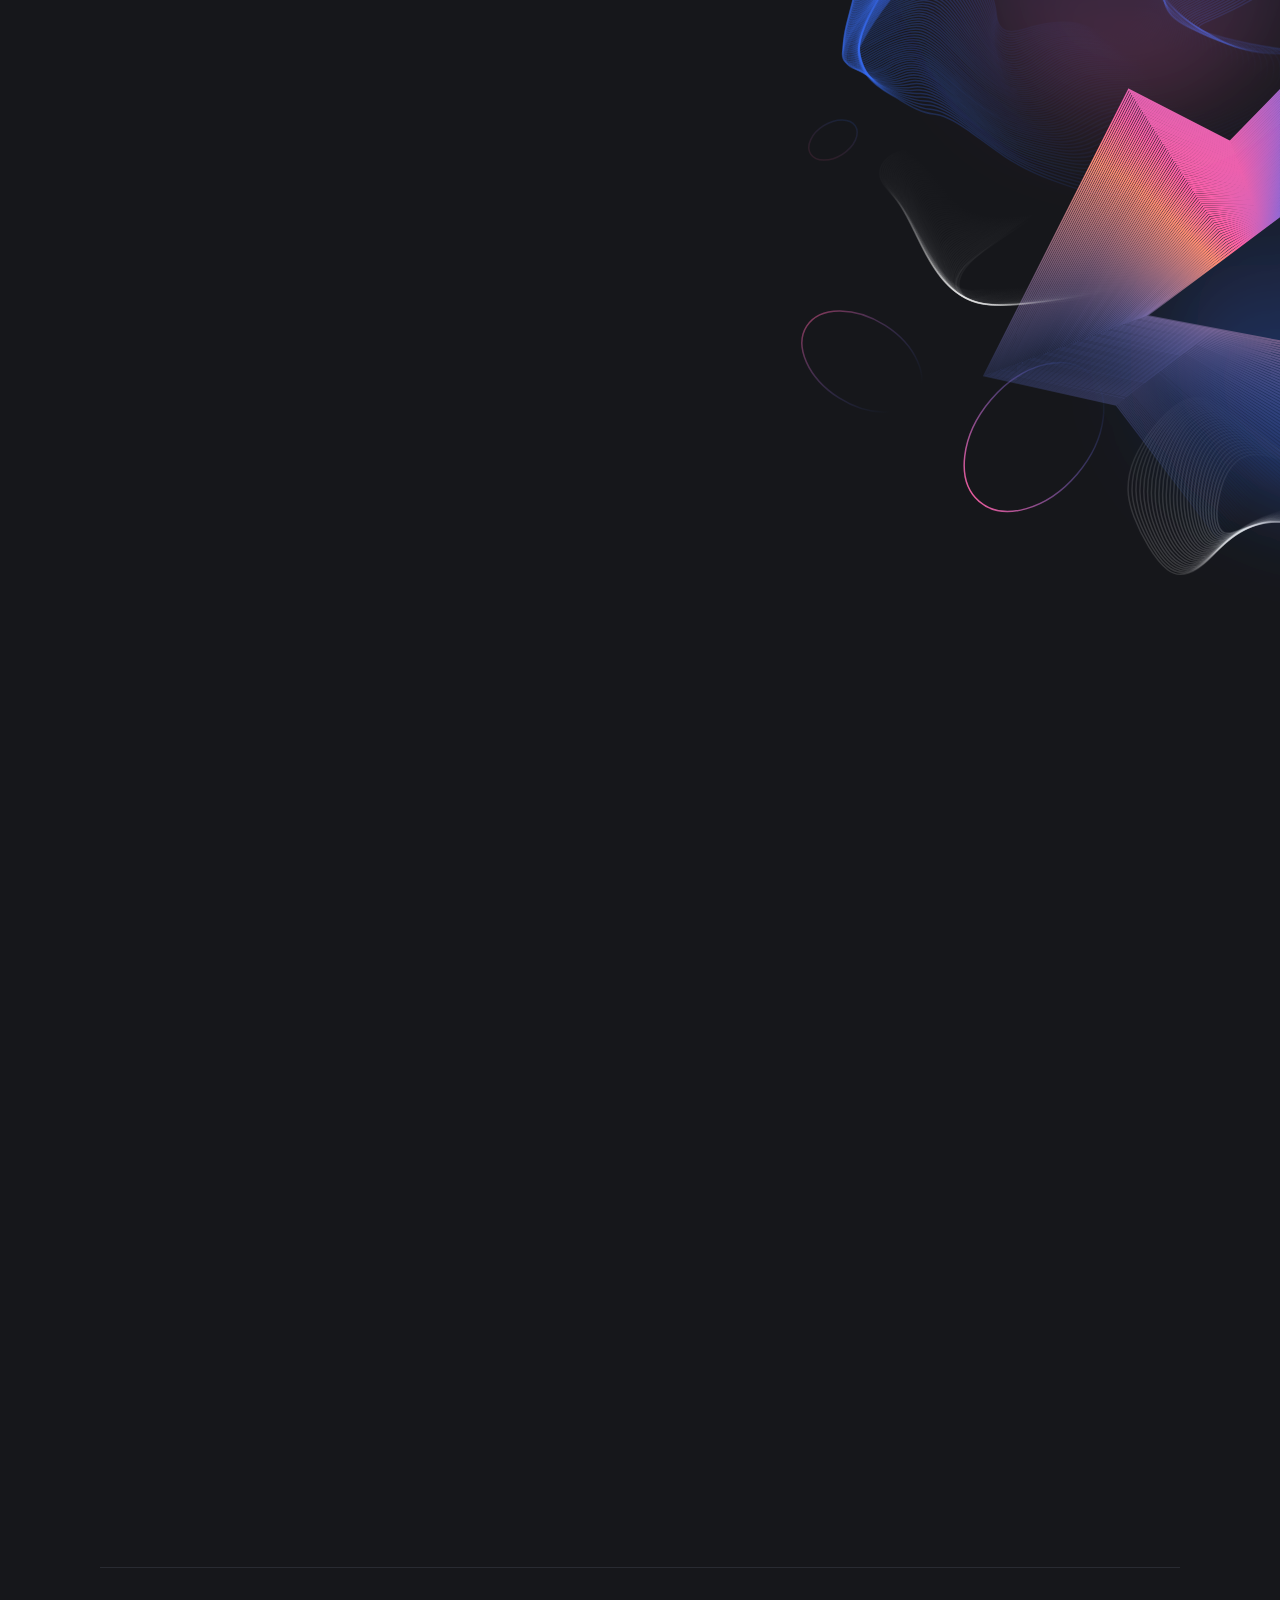
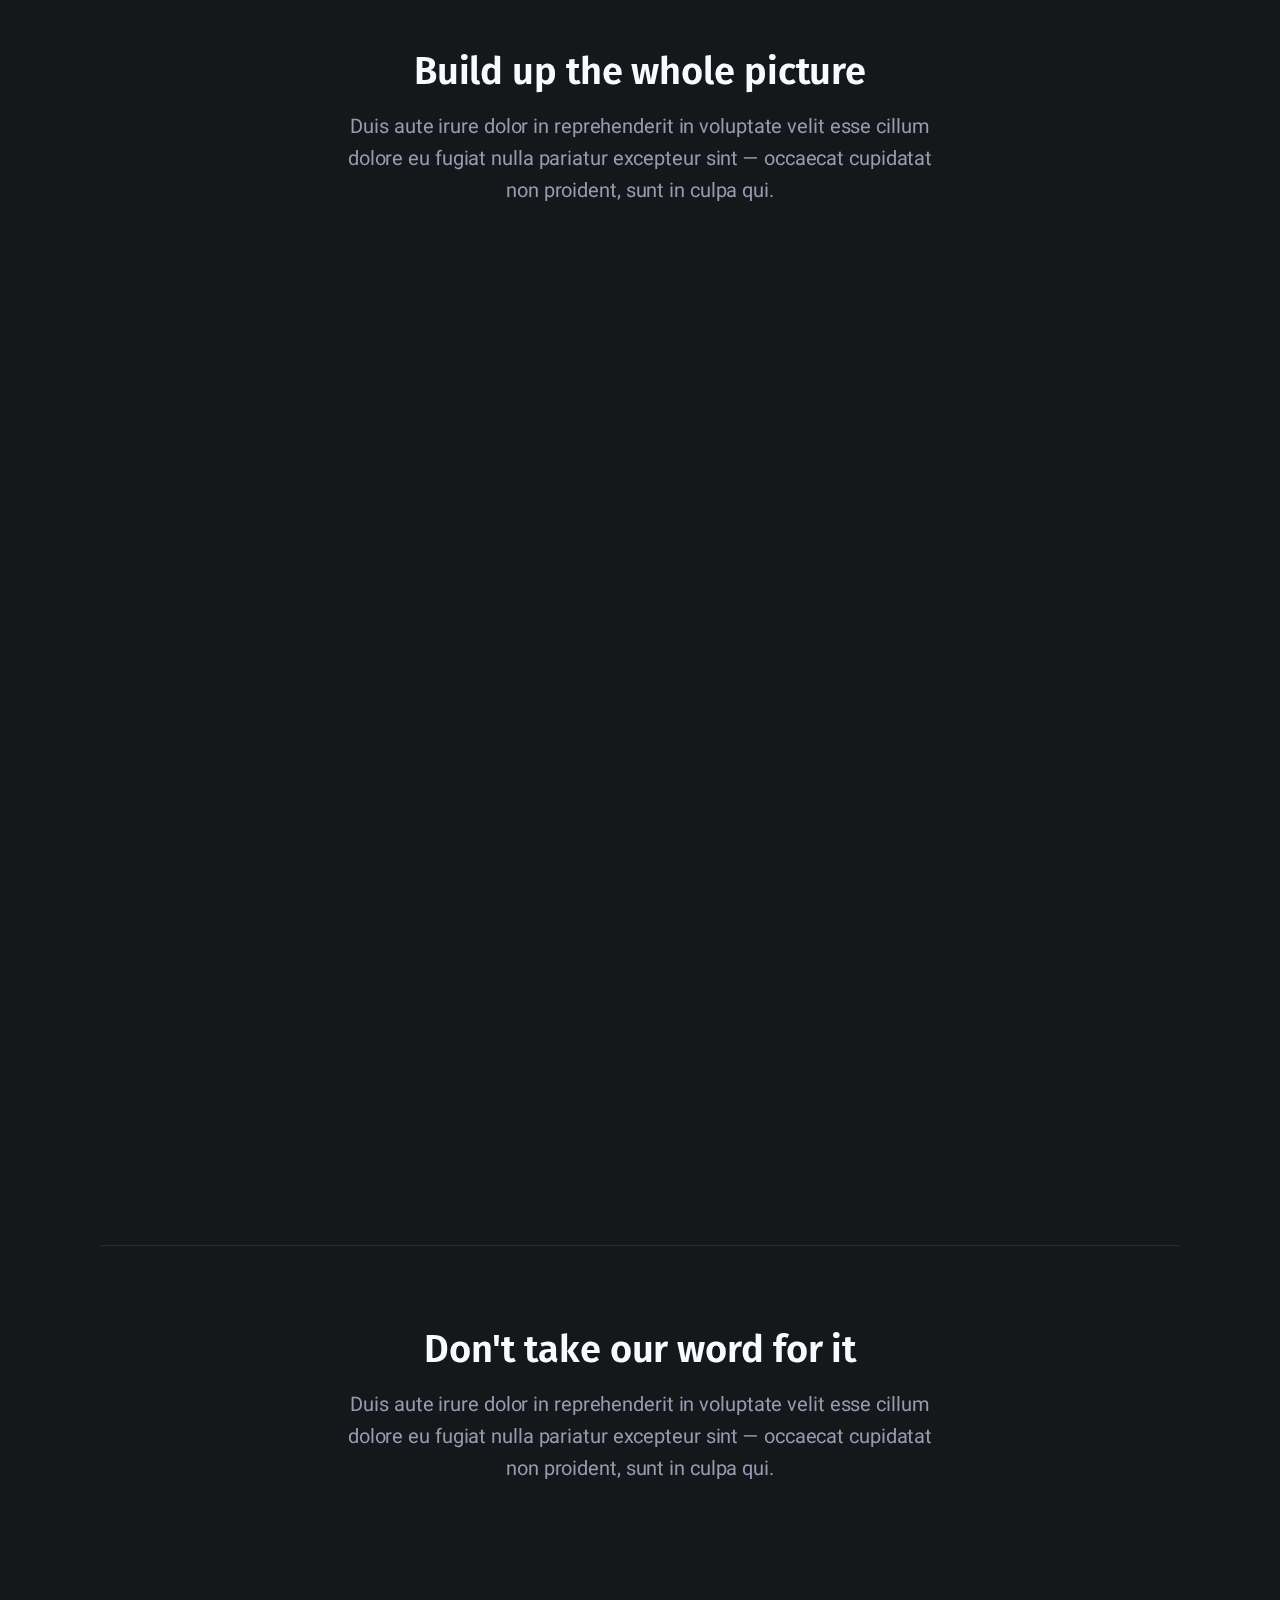
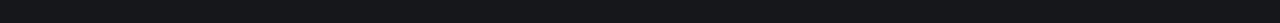
<file: index.html>
<html xmlns="http://www.w3.org/1999/xhtml" lang="en">

<head>
	<meta http-equiv="Content-Type" content="text/html; charset=utf-8" />
	<meta name="description" content="HTTrack is an easy-to-use website mirror utility. It allows you to download a World Wide website from the Internet to a local directory,building recursively all structures, getting html, images, and other files from the server to your computer. Links are rebuiltrelatively so that you can freely browse to the local site (works with any browser). You can mirror several sites together so that you can jump from one toanother. You can, also, update an existing mirror site, or resume an interrupted download. The robot is fully configurable, with an integrated help" />
	<meta name="keywords" content="httrack, HTTRACK, HTTrack, winhttrack, WINHTTRACK, WinHTTrack, offline browser, web mirror utility, aspirateur web, surf offline, web capture, www mirror utility, browse offline, local  site builder, website mirroring, aspirateur www, internet grabber, capture de site web, internet tool, hors connexion, unix, dos, windows 95, windows 98, solaris, ibm580, AIX 4.0, HTS, HTGet, web aspirator, web aspirateur, libre, GPL, GNU, free software" />
	<title>Local index - HTTrack Website Copier</title>
  <!-- Mirror and index made by HTTrack Website Copier/3.49-2 [XR&CO'2014] -->
	<style type="text/css">
	<!--

body {
	margin: 0;  padding: 0;  margin-bottom: 15px;  margin-top: 8px;
	background: #77b;
}
body, td {
	font: 14px "Trebuchet MS", Verdana, Arial, Helvetica, sans-serif;
	}

#subTitle {
	background: #000;  color: #fff;  padding: 4px;  font-weight: bold; 
	}

#siteNavigation a, #siteNavigation .current {
	font-weight: bold;  color: #448;
	}
#siteNavigation a:link    { text-decoration: none; }
#siteNavigation a:visited { text-decoration: none; }

#siteNavigation .current { background-color: #ccd; }

#siteNavigation a:hover   { text-decoration: none;  background-color: #fff;  color: #000; }
#siteNavigation a:active  { text-decoration: none;  background-color: #ccc; }


a:link    { text-decoration: underline;  color: #00f; }
a:visited { text-decoration: underline;  color: #000; }
a:hover   { text-decoration: underline;  color: #c00; }
a:active  { text-decoration: underline; }

#pageContent {
	clear: both;
	border-bottom: 6px solid #000;
	padding: 10px;  padding-top: 20px;
	line-height: 1.65em;
	background-image: url(backblue.gif);
	background-repeat: no-repeat;
	background-position: top right;
	}

#pageContent, #siteNavigation {
	background-color: #ccd;
	}


.imgLeft  { float: left;   margin-right: 10px;  margin-bottom: 10px; }
.imgRight { float: right;  margin-left: 10px;   margin-bottom: 10px; }

hr { height: 1px;  color: #000;  background-color: #000;  margin-bottom: 15px; }

h1 { margin: 0;  font-weight: bold;  font-size: 2em; }
h2 { margin: 0;  font-weight: bold;  font-size: 1.6em; }
h3 { margin: 0;  font-weight: bold;  font-size: 1.3em; }
h4 { margin: 0;  font-weight: bold;  font-size: 1.18em; }

.blak { background-color: #000; }
.hide { display: none; }
.tableWidth { min-width: 400px; }

.tblRegular       { border-collapse: collapse; }
.tblRegular td    { padding: 6px;  background-image: url(fade.gif);  border: 2px solid #99c; }
.tblHeaderColor, .tblHeaderColor td { background: #99c; }
.tblNoBorder td   { border: 0; }


// -->
</style>

</head>

<table width="76%" border="0" align="center" cellspacing="0" cellpadding="3" class="tableWidth">
	<tr>
	<td id="subTitle">HTTrack Website Copier - Open Source offline browser</td>
	</tr>
</table>
<table width="76%" border="0" align="center" cellspacing="0" cellpadding="0" class="tableWidth">
<tr class="blak">
<td>
	<table width="100%" border="0" align="center" cellspacing="1" cellpadding="0">
	<tr>
	<td colspan="6"> 
		<table width="100%" border="0" align="center" cellspacing="0" cellpadding="10">
		<tr> 
		<td id="pageContent"> 
<!-- ==================== End prologue ==================== -->

	<meta name="generator" content="HTTrack Website Copier/3.x">
	<TITLE>Local index - HTTrack</TITLE>
</HEAD>
<BODY>
<H1 ALIGN=Center>Index of locally available sites:</H1>
	<TABLE BORDER="0" WIDTH="100%" CELLSPACING="1" CELLPADDING="0">
		<TR>
			<TD BACKGROUND="fade.gif">
				&middot;
					<A HREF="preview.cruip.com/neon/index.html">
						Neon Template
					</A>		
			</TD>
		</TR>
	</TABLE>
	<BR>
	<BR>
	<BR>
  	<H6 ALIGN="RIGHT">
	<I>Mirror and index made by HTTrack Website Copier [XR&amp;CO'2008]</I>
	</H6>
	<!-- Mirror and index made by HTTrack Website Copier/3.49-2 [XR&CO'2014] -->
	<!-- Thanks for using HTTrack Website Copier! -->
	<meta HTTP-EQUIV="Refresh" CONTENT="0; URL=preview.cruip.com/neon/index.html">


<!-- ==================== Start epilogue ==================== -->
		</td>
		</tr>
		</table>
	</td>
	</tr>
	</table>
</td>
</tr>
</table>

<table width="76%" border="0" align="center" valign="bottom" cellspacing="0" cellpadding="0">
	<tr>
	<td id="footer"><small>&copy; 2008 Xavier Roche & other contributors - Web Design: Leto Kauler.</small></td>
	</tr>
</table>

</body>

</html>
</file>
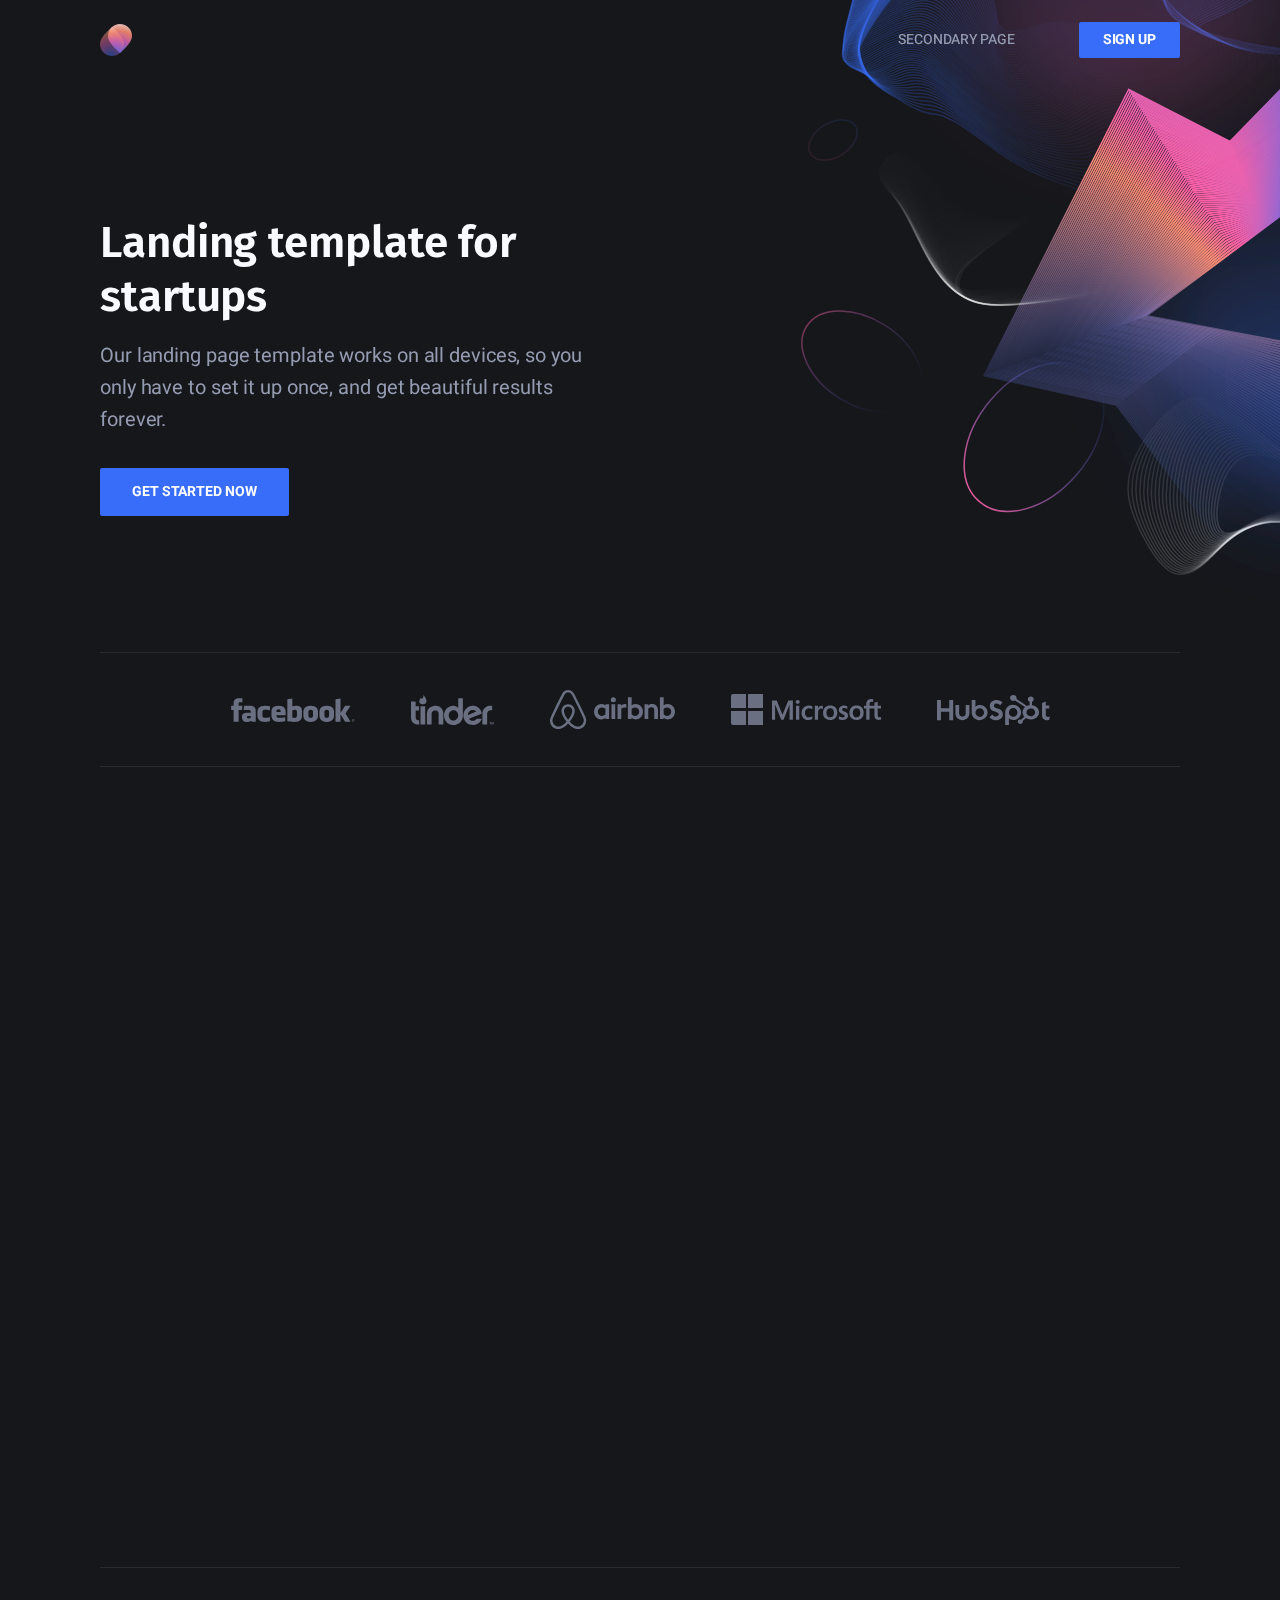
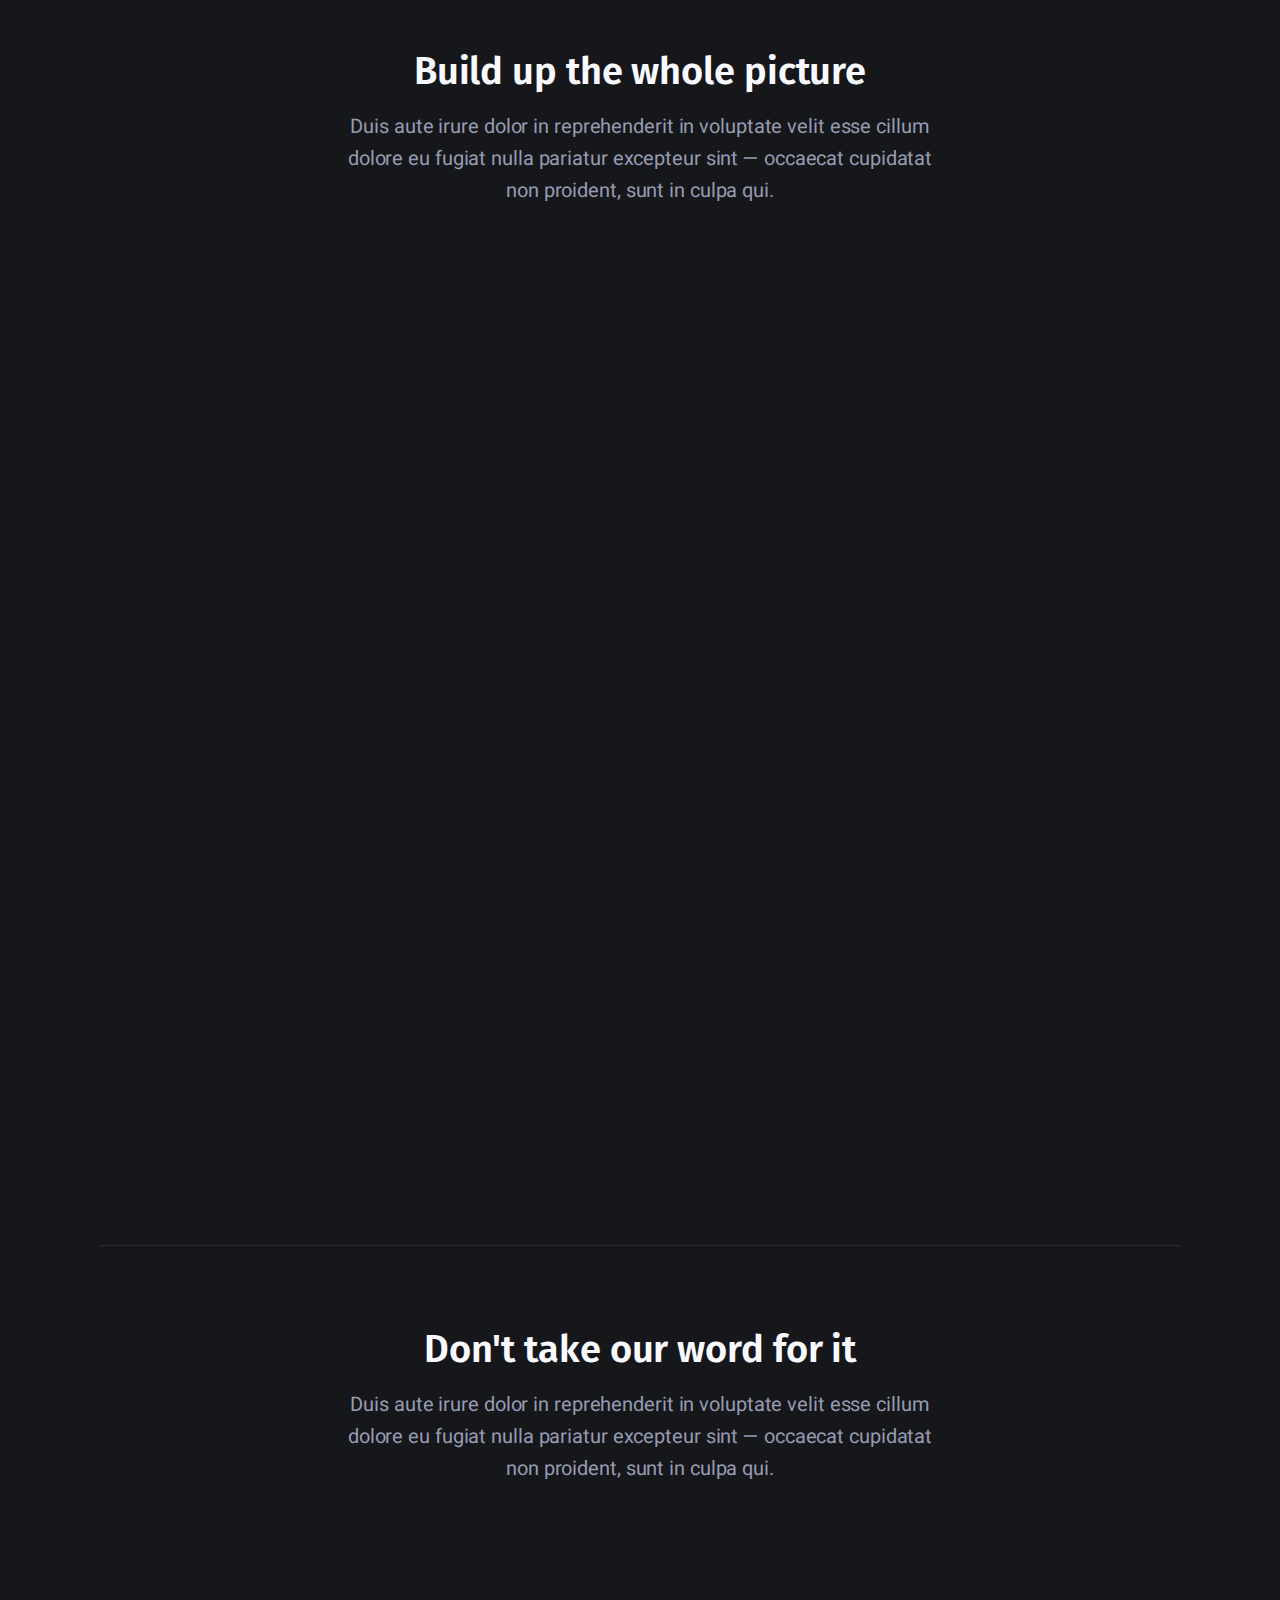
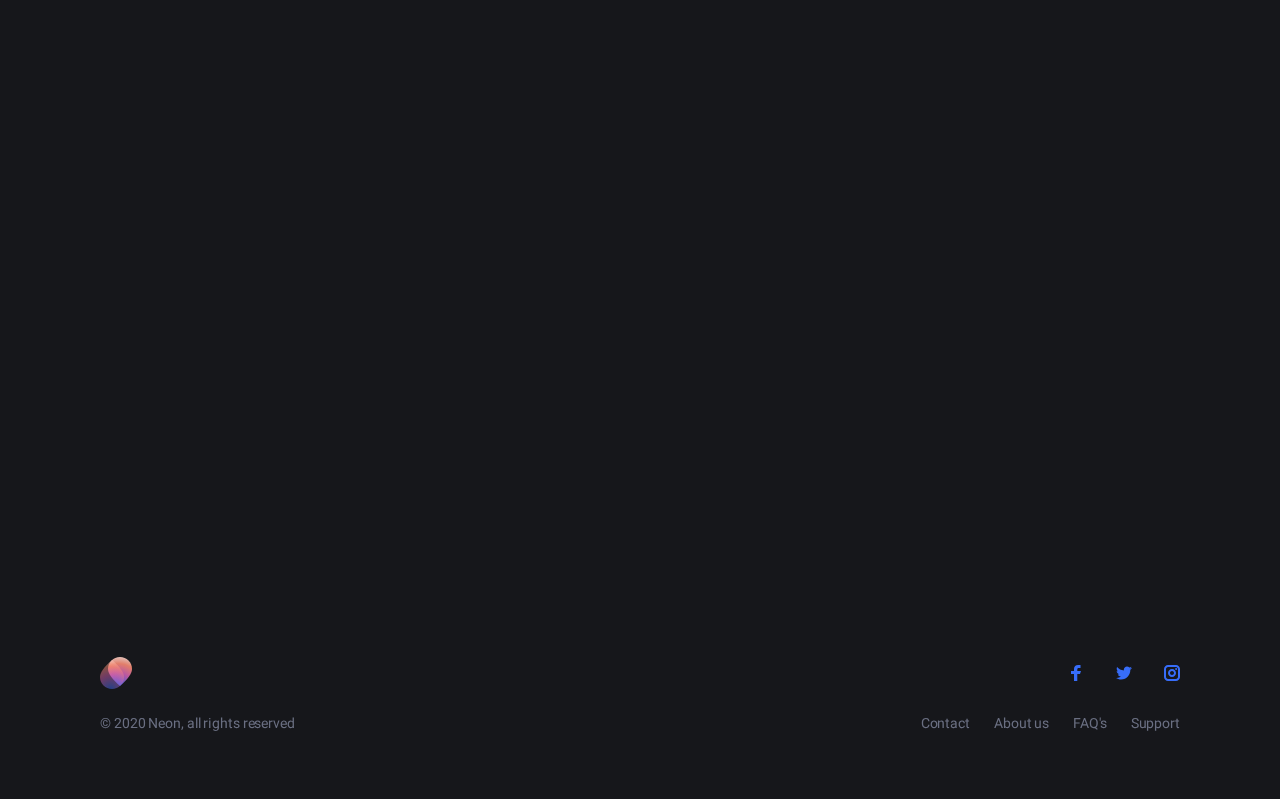
<file: preview.cruip.com/neon/index.html>
<!DOCTYPE html><html lang="en" class="no-js">
<!-- Mirrored from preview.cruip.com/neon/ by HTTrack Website Copier/3.x [XR&CO'2014], Mon, 08 Nov 2021 15:35:15 GMT -->
<head><meta charset="utf-8"><meta http-equiv="X-UA-Compatible" content="IE=edge"><meta name="viewport" content="width=device-width,initial-scale=1"><title>Neon Template</title><script>console.log("%cImportant!", "color: blue; font-size: x-large");console.log("%cThe page you are viewing is for demo purposes only. CSS and HTML have been minified and class names have been shortened to improve the page load time. Download our templates from https://cruip.com/ 😉", "font-size: large");</script><link rel="stylesheet" href="css/style.css"></head><body class="t"><div class="rn"><header class="nb reveal-from-top"><div class="tcontainern"><div class="n_"><div class="nk"><h1 class="sz"><a href="index-2.html"><img src="images/logo.svg" alt="Neon" width="32" height="32"></a></h1></div><button id="th" class="th" aria-controls="primary-menu" aria-expanded="false"><span class="se">Menu</span> <span class="tp"><span class="td"></span></span></button><nav id="nj" class="nj"><div class="nq"><ul class="st h re"><li><a href="additional.html">Secondary page</a></li></ul><ul class="st re"><li><a class="tbuttonn fbuttonl gbuttony sbuttono" href="signup.html">Sign up</a></li></ul></div></nav></div></div></header><main class="nw"><section class="rb nx tillustration-section-n"><div class="tcontainern"><div class="rm rd"><div class="nf np"><div class="split-item"><div class="rg nh az"><h1 class="oe ok reveal-from-bottom" data-reveal-delay="150">Landing template for startups</h1><p class="oe us reveal-from-bottom" data-reveal-delay="300">Our landing page template works on all devices, so you only have to set it up once, and get beautiful results forever.</p><div class="reveal-from-bottom" data-reveal-delay="450"><a class="tbuttonn fbuttonl gbuttony" href="#">Get started now</a></div></div><style>@media (min-width:641px){.rb .nf .split-item{min-height:492px}}</style></div></div></div></div></section><section class="if nx reveal-fade"><div class="tcontainern"><div class="il rd i_ sk"><ul class="st"><li class="reveal-from-top"><img src="images/clients-01.svg" alt="Clients 01"></li><li class="reveal-from-bottom" data-reveal-delay="150"><img src="images/clients-02.svg" alt="Clients 02"></li><li class="reveal-from-top" data-reveal-delay="300"><img src="images/clients-03.svg" alt="Clients 03"></li><li class="reveal-from-bottom" data-reveal-delay="450"><img src="images/clients-04.svg" alt="Clients 04"></li><li class="reveal-from-top" data-reveal-delay="600"><img src="images/clients-05.svg" alt="Clients 05"></li></ul></div></div></section><section class="nx s_"><div class="tcontainern"><div class="rd"><div class="rv reveal-from-bottom"><div class="scontainero"><h2 class="oe ok">Built exclusively for you</h2><p class="sz">Duis aute irure dolor in reprehenderit in voluptate velit esse cillum dolore eu fugiat nulla pariatur excepteur sint — occaecat cupidatat non proident, sunt in culpa qui.</p></div></div><div class="reveal-from-bottom"><a class="modal-trigger" aria-controls="modal-01" data-video="https://player.vimeo.com/video/174002812" href="#"><img src="images/video-placeholder.svg" alt="Video" width="712" height="400"></a></div><div id="modal-01" class="tx tk"><div class="t_"><div class="sj"><iframe src="#" frameborder="0" webkitallowfullscreen="" mozallowfullscreen="" allowfullscreen=""></iframe></div></div></div></div></div></section><section class="rx nx s_"><div class="tcontainern"><div class="features-tiles-inner rd i_"><div class="rv"><div class="scontainero"><h2 class="oe ok">Build up the whole picture</h2><p class="sz">Duis aute irure dolor in reprehenderit in voluptate velit esse cillum dolore eu fugiat nulla pariatur excepteur sint — occaecat cupidatat non proident, sunt in culpa qui.</p></div></div><div class="tiles-wrap"><div class="ng reveal-from-right"><div class="ny"><div class="features-tiles-item-header"><div class="iy ok"><img src="images/feature-tile-icon-01.svg" alt="Feature tile icon 01" width="72" height="72"></div></div><div class="features-tiles-item-content"><h4 class="oe oh">Generate Leads</h4><p class="sz l">Duis aute irure dolor in reprehenderit in voluptate velit esse cillum dolore eu fugiat nulla pariatur. Excepteur sint occaecat cupidatat.</p></div></div></div><div class="ng reveal-from-left"><div class="ny"><div class="features-tiles-item-header"><div class="iy ok"><img src="images/feature-tile-icon-02.svg" alt="Feature tile icon 02" width="72" height="72"></div></div><div class="features-tiles-item-content"><h4 class="oe oh">Generate Leads</h4><p class="sz l">Duis aute irure dolor in reprehenderit in voluptate velit esse cillum dolore eu fugiat nulla pariatur. Excepteur sint occaecat cupidatat.</p></div></div></div><div class="ng reveal-from-right"><div class="ny"><div class="features-tiles-item-header"><div class="iy ok"><img src="images/feature-tile-icon-03.svg" alt="Feature tile icon 03" width="72" height="72"></div></div><div class="features-tiles-item-content"><h4 class="oe oh">Generate Leads</h4><p class="sz l">Duis aute irure dolor in reprehenderit in voluptate velit esse cillum dolore eu fugiat nulla pariatur. Excepteur sint occaecat cupidatat.</p></div></div></div><div class="ng reveal-from-left"><div class="ny"><div class="features-tiles-item-header"><div class="iy ok"><img src="images/feature-tile-icon-04.svg" alt="Feature tile icon 04" width="72" height="72"></div></div><div class="features-tiles-item-content"><h4 class="oe oh">Generate Leads</h4><p class="sz l">Duis aute irure dolor in reprehenderit in voluptate velit esse cillum dolore eu fugiat nulla pariatur. Excepteur sint occaecat cupidatat.</p></div></div></div><div class="ng reveal-from-right"><div class="ny"><div class="features-tiles-item-header"><div class="iy ok"><img src="images/feature-tile-icon-05.svg" alt="Feature tile icon 05" width="72" height="72"></div></div><div class="features-tiles-item-content"><h4 class="oe oh">Generate Leads</h4><p class="sz l">Duis aute irure dolor in reprehenderit in voluptate velit esse cillum dolore eu fugiat nulla pariatur. Excepteur sint occaecat cupidatat.</p></div></div></div><div class="ng reveal-from-left"><div class="ny"><div class="features-tiles-item-header"><div class="iy ok"><img src="images/feature-tile-icon-06.svg" alt="Feature tile icon 06" width="72" height="72"></div></div><div class="features-tiles-item-content"><h4 class="oe oh">Generate Leads</h4><p class="sz l">Duis aute irure dolor in reprehenderit in voluptate velit esse cillum dolore eu fugiat nulla pariatur. Excepteur sint occaecat cupidatat.</p></div></div></div></div></div></div></section><section class="in nx"><div class="tcontainern"><div class="testimonial-inner rd i_"><div class="rv s_"><div class="scontainero"><h2 class="oe ok">Don't take our word for it</h2><p class="sz">Duis aute irure dolor in reprehenderit in voluptate velit esse cillum dolore eu fugiat nulla pariatur excepteur sint — occaecat cupidatat non proident, sunt in culpa qui.</p></div></div><div class="tiles-wrap"><div class="ng reveal-from-right" data-reveal-delay="200"><div class="ny"><div class="ir"><p class="l on">— Duis aute irure dolor in reprehenderit in voluptate velit esse cillum dolore eu fugiat nulla pariatur. Excepteur sint occaecat cupidatat non proident, sunt in culpa qui officia deserunt mollit anim id est laborum cillum dolore eu fugiat.</p></div><div class="ik c ur on i_"><span class="testimonial-item-name sf">Roman Level</span> <span class="sc">/ </span><span class="ij"><a href="#">AppName</a></span></div></div></div><div class="ng reveal-from-bottom"><div class="ny"><div class="ir"><p class="l on">— Duis aute irure dolor in reprehenderit in voluptate velit esse cillum dolore eu fugiat nulla pariatur. Excepteur sint occaecat cupidatat non proident, sunt in culpa qui officia deserunt mollit anim id est laborum cillum dolore eu fugiat.</p></div><div class="ik c ur on i_"><span class="testimonial-item-name sf">Diana Rynzhuk</span> <span class="sc">/ </span><span class="ij"><a href="#">AppName</a></span></div></div></div><div class="ng reveal-from-left" data-reveal-delay="200"><div class="ny"><div class="ir"><p class="l on">— Duis aute irure dolor in reprehenderit in voluptate velit esse cillum dolore eu fugiat nulla pariatur. Excepteur sint occaecat cupidatat non proident, sunt in culpa qui officia deserunt mollit anim id est laborum cillum dolore eu fugiat.</p></div><div class="ik c ur on i_"><span class="testimonial-item-name sf">Ben Stafford</span> <span class="sc">/ </span><span class="ij"><a href="#">AppName</a></span></div></div></div></div></div></div></section><section class="io nx az reveal-from-bottom"><div class="tcontainern"><div class="iq rd ia"><div class="iu"><h3 class="sz">For previewing layouts and visual?</h3></div><div class="cta-action"><div class="tu"><label for="newsletter" class="x se">Subscribe</label> <input id="newsletter" class="j" type="email" placeholder="Your best email"> <svg width="16" height="12" xmlns="http://www.w3.org/2000/svg"><path d="M9 5H1c-.6 0-1 .4-1 1s.4 1 1 1h8v5l7-6-7-6v5z" fill="#376DF9" fill-rule="nonzero"></path></svg></div></div></div></div></section></main><footer class="rr az"><div class="tcontainern"><div class="ri"><div class="rs rh h"><div class="nk"><a href="index-2.html"><img src="images/logo.svg" alt="Neon" width="32" height="32"></a></div><div class="rl"><ul class="st"><li><a href="#"><svg width="16" height="16" viewBox="0 0 16 16" xmlns="http://www.w3.org/2000/svg"><title>Facebook</title><path d="M6.023 16L6 9H3V6h3V4c0-2.7 1.672-4 4.08-4 1.153 0 2.144.086 2.433.124v2.821h-1.67c-1.31 0-1.563.623-1.563 1.536V6H13l-1 3H9.28v7H6.023z"></path></svg></a></li><li><a href="#"><svg width="16" height="16" viewBox="0 0 16 16" xmlns="http://www.w3.org/2000/svg"><title>Twitter</title><path d="M16 3c-.6.3-1.2.4-1.9.5.7-.4 1.2-1 1.4-1.8-.6.4-1.3.6-2.1.8-.6-.6-1.5-1-2.4-1-1.7 0-3.2 1.5-3.2 3.3 0 .3 0 .5.1.7-2.7-.1-5.2-1.4-6.8-3.4-.3.5-.4 1-.4 1.7 0 1.1.6 2.1 1.5 2.7-.5 0-1-.2-1.5-.4C.7 7.7 1.8 9 3.3 9.3c-.3.1-.6.1-.9.1-.2 0-.4 0-.6-.1.4 1.3 1.6 2.3 3.1 2.3-1.1.9-2.5 1.4-4.1 1.4H0c1.5.9 3.2 1.5 5 1.5 6 0 9.3-5 9.3-9.3v-.4C15 4.3 15.6 3.7 16 3z"></path></svg></a></li><li><a href="#"><svg width="16" height="16" viewBox="0 0 16 16" xmlns="http://www.w3.org/2000/svg"><title>Instagram</title><g><circle cx="12.145" cy="3.892" r="1"></circle><path d="M8 12c-2.206 0-4-1.794-4-4s1.794-4 4-4 4 1.794 4 4-1.794 4-4 4zm0-6c-1.103 0-2 .897-2 2s.897 2 2 2 2-.897 2-2-.897-2-2-2z"></path><path d="M12 16H4c-2.056 0-4-1.944-4-4V4c0-2.056 1.944-4 4-4h8c2.056 0 4 1.944 4 4v8c0 2.056-1.944 4-4 4zM4 2c-.935 0-2 1.065-2 2v8c0 .953 1.047 2 2 2h8c.935 0 2-1.065 2-2V4c0-.935-1.065-2-2-2H4z"></path></g></svg></a></li></ul></div></div><div class="ro rh h rp"><nav class="rc"><ul class="st"><li><a href="#">Contact</a></li><li><a href="#">About us</a></li><li><a href="#">FAQ's</a></li><li><a href="#">Support</a></li></ul></nav><div class="footer-copyright">© 2020 Neon, all rights reserved</div></div></div></div></footer></div><script src="js/main.min.js"></script><script async="" src="https://www.googletagmanager.com/gtag/js?id=UA-125021779-1"></script><script>window.dataLayer = window.dataLayer || [];function gtag(){dataLayer.push(arguments);}gtag('js', new Date());gtag('config', 'UA-125021779-1', { 'anonymize_ip': true });</script><script>const pagesList = [{"name":"Home","url":"https://preview.cruip.com/neon/index.html","active":true},{"name":"Secondary","url":"https://preview.cruip.com/neon/additional.html","active":false},{"name":"Sign up","url":"https://preview.cruip.com/neon/signup.html","active":false},{"name":"Sign in","url":"https://preview.cruip.com/neon/login.html","active":false}];if(window != top){window.parent.postMessage(pagesList, "https://cruip.com/")};</script></body>
<!-- Mirrored from preview.cruip.com/neon/ by HTTrack Website Copier/3.x [XR&CO'2014], Mon, 08 Nov 2021 15:35:31 GMT -->
</html>
</file>
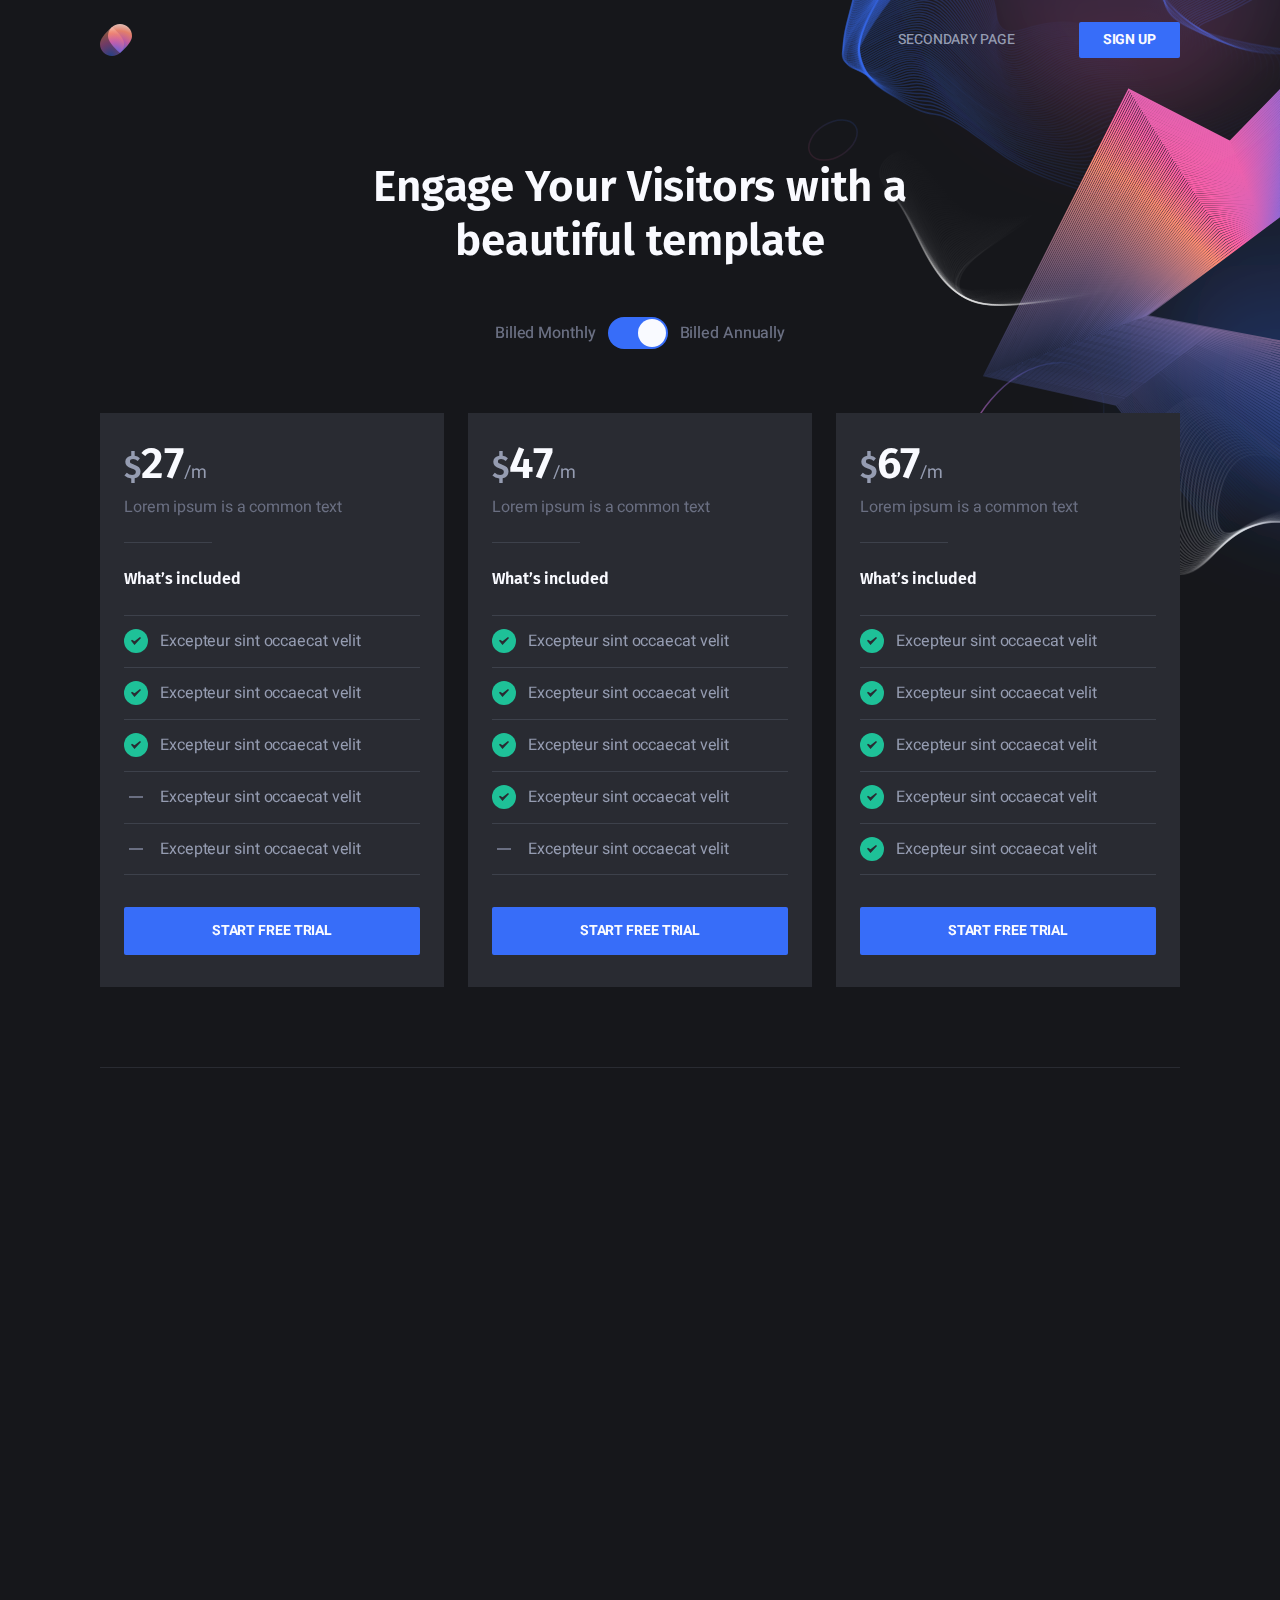
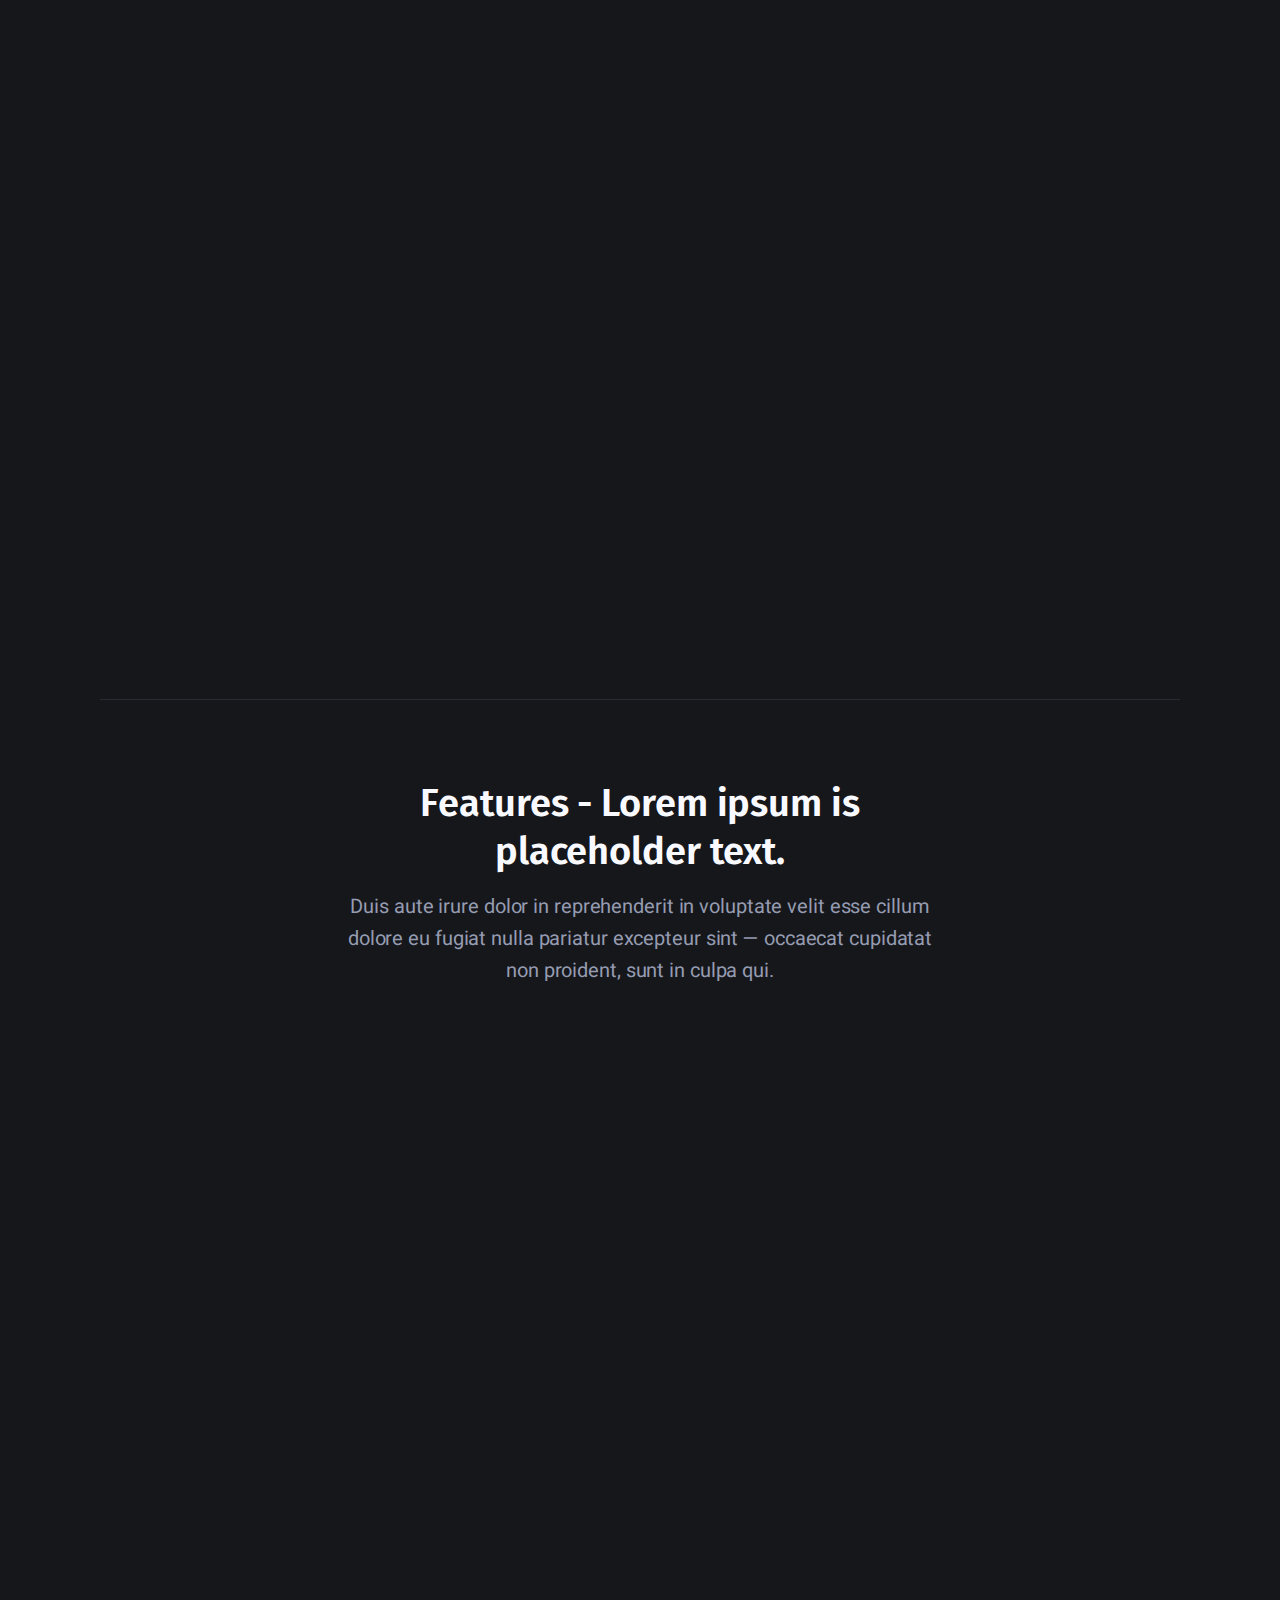
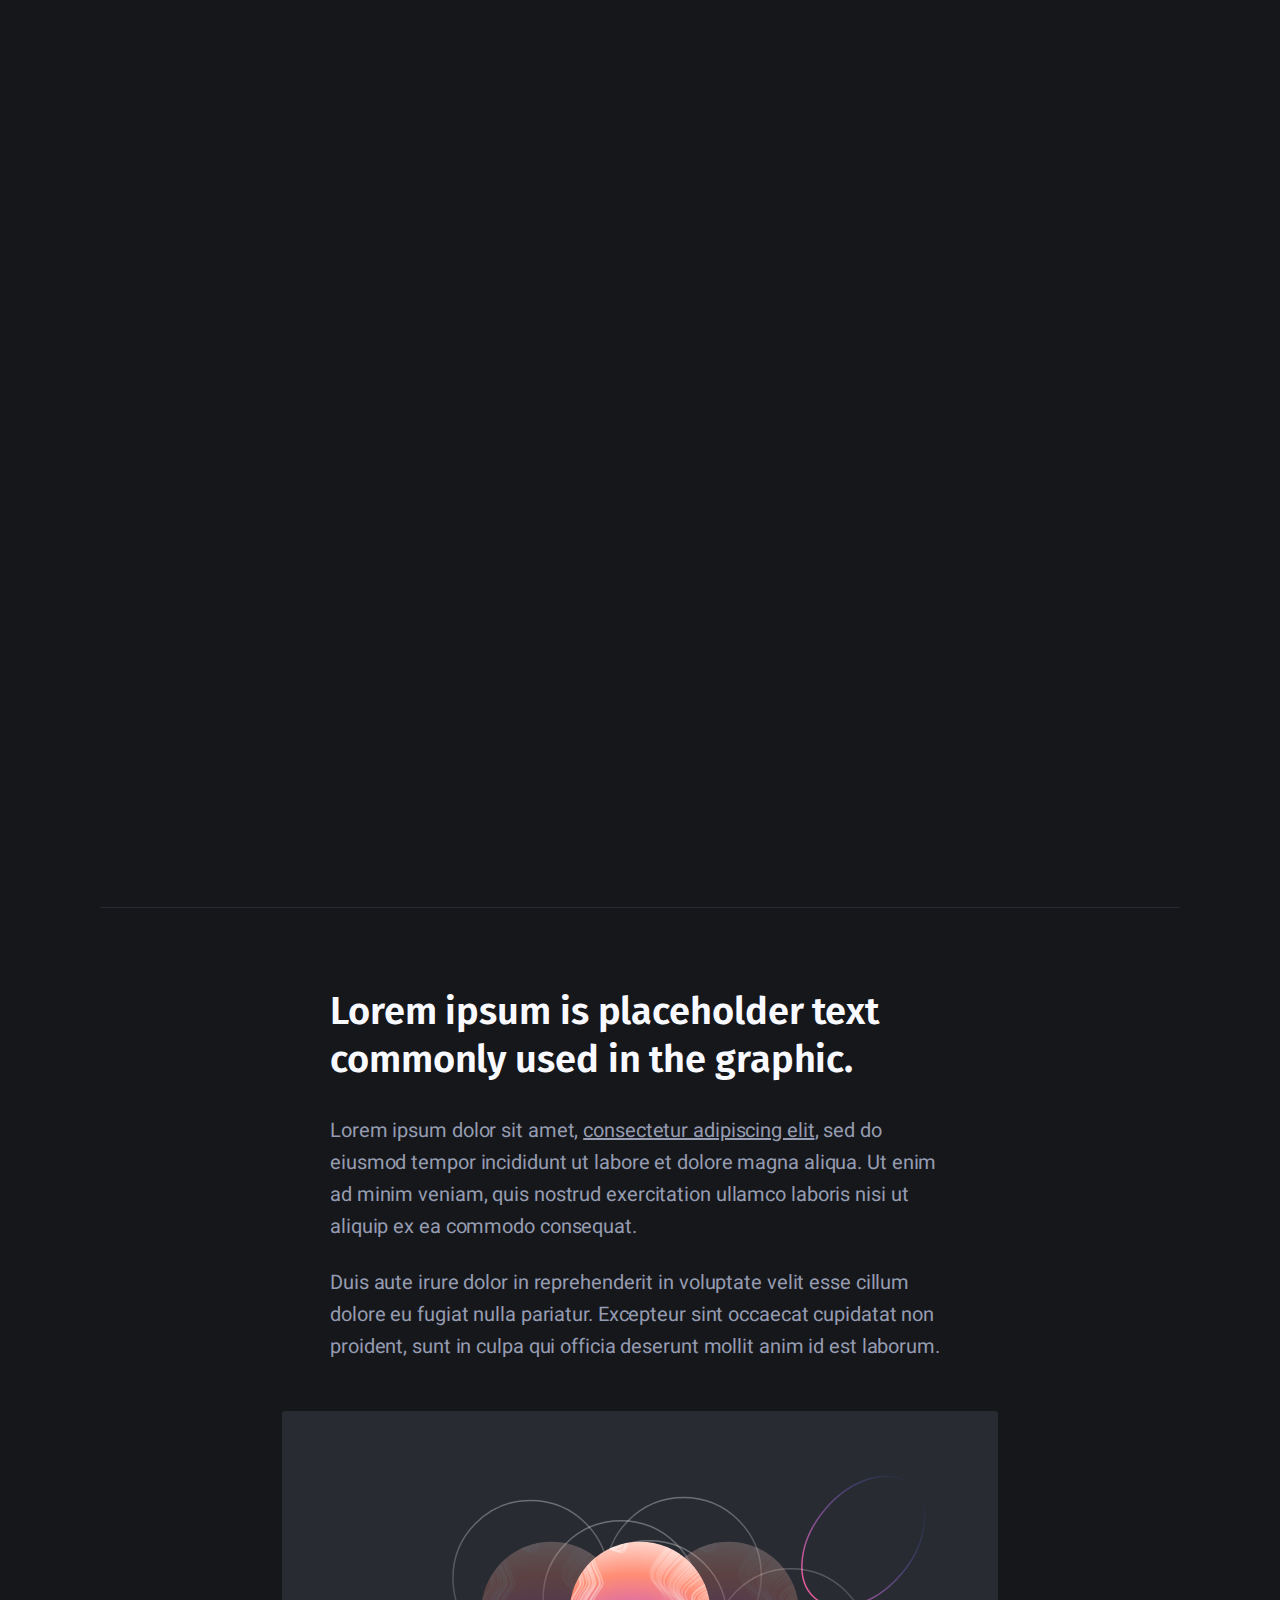
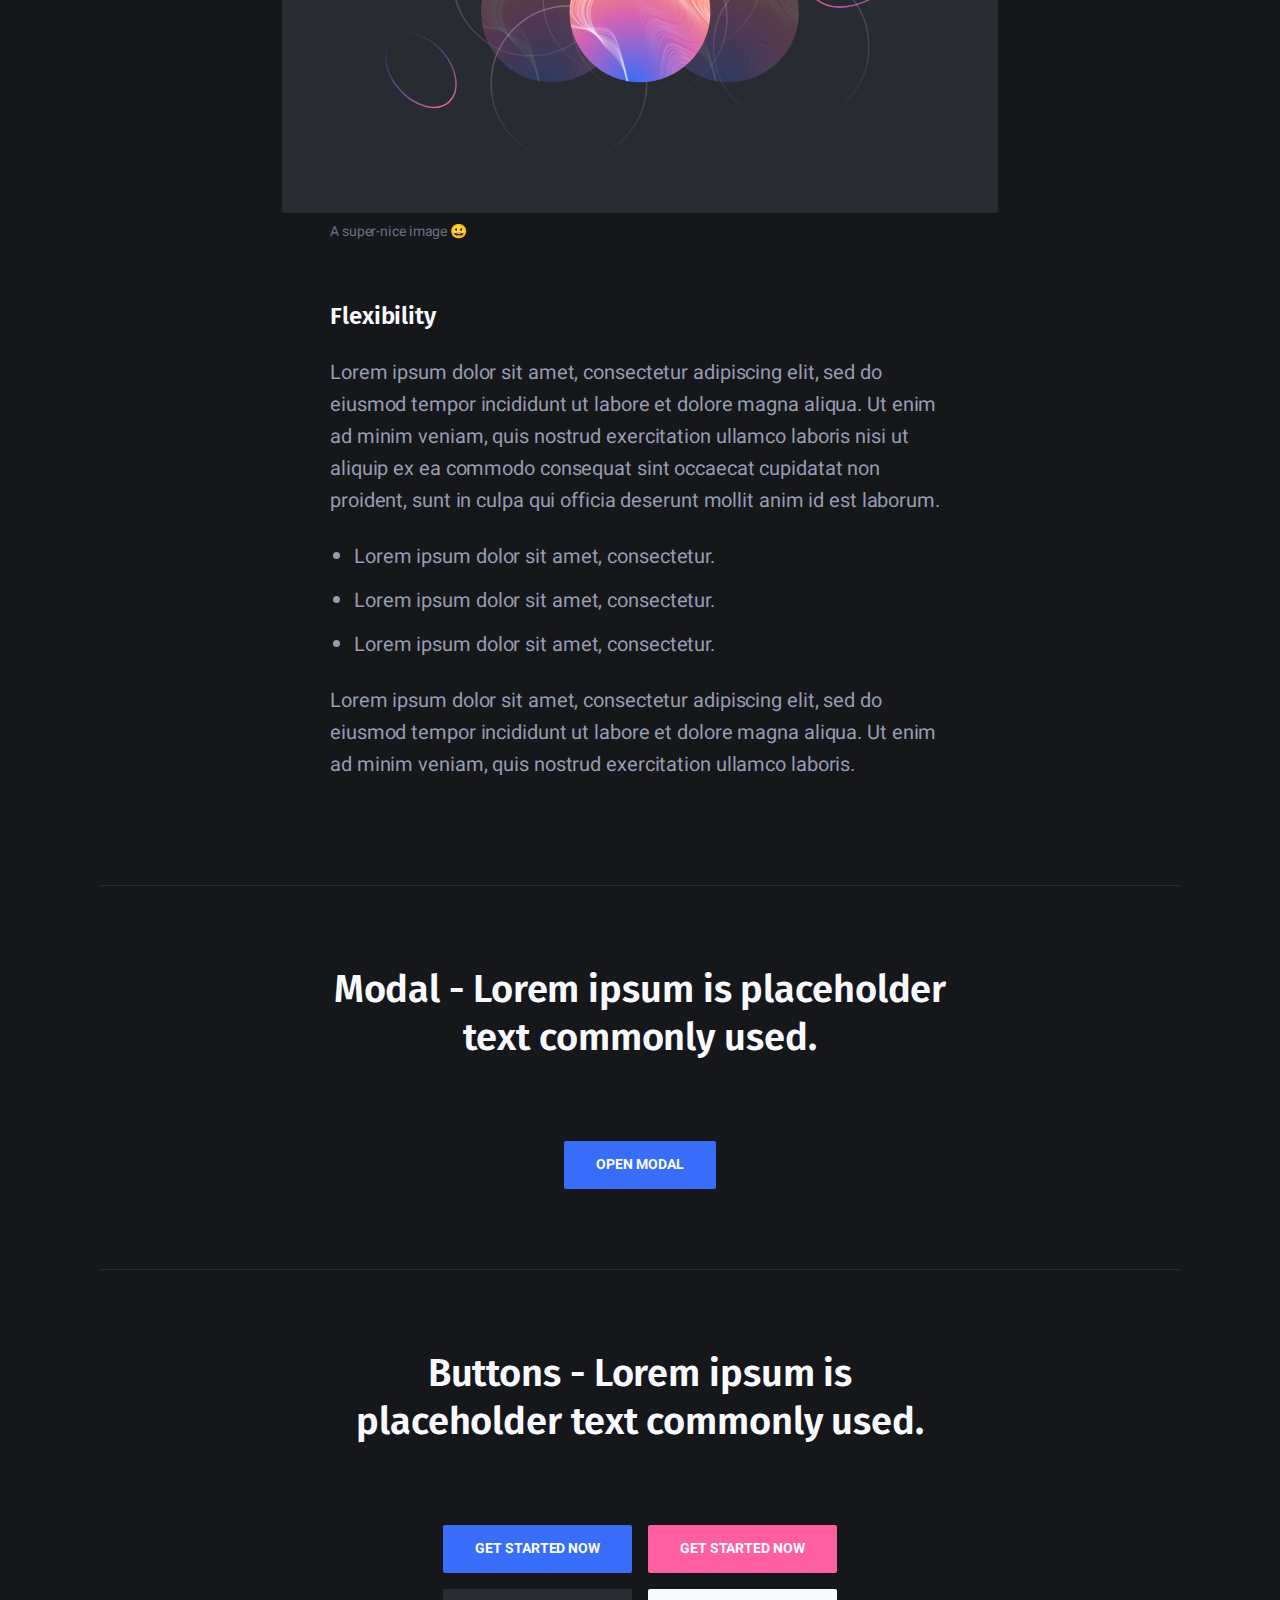
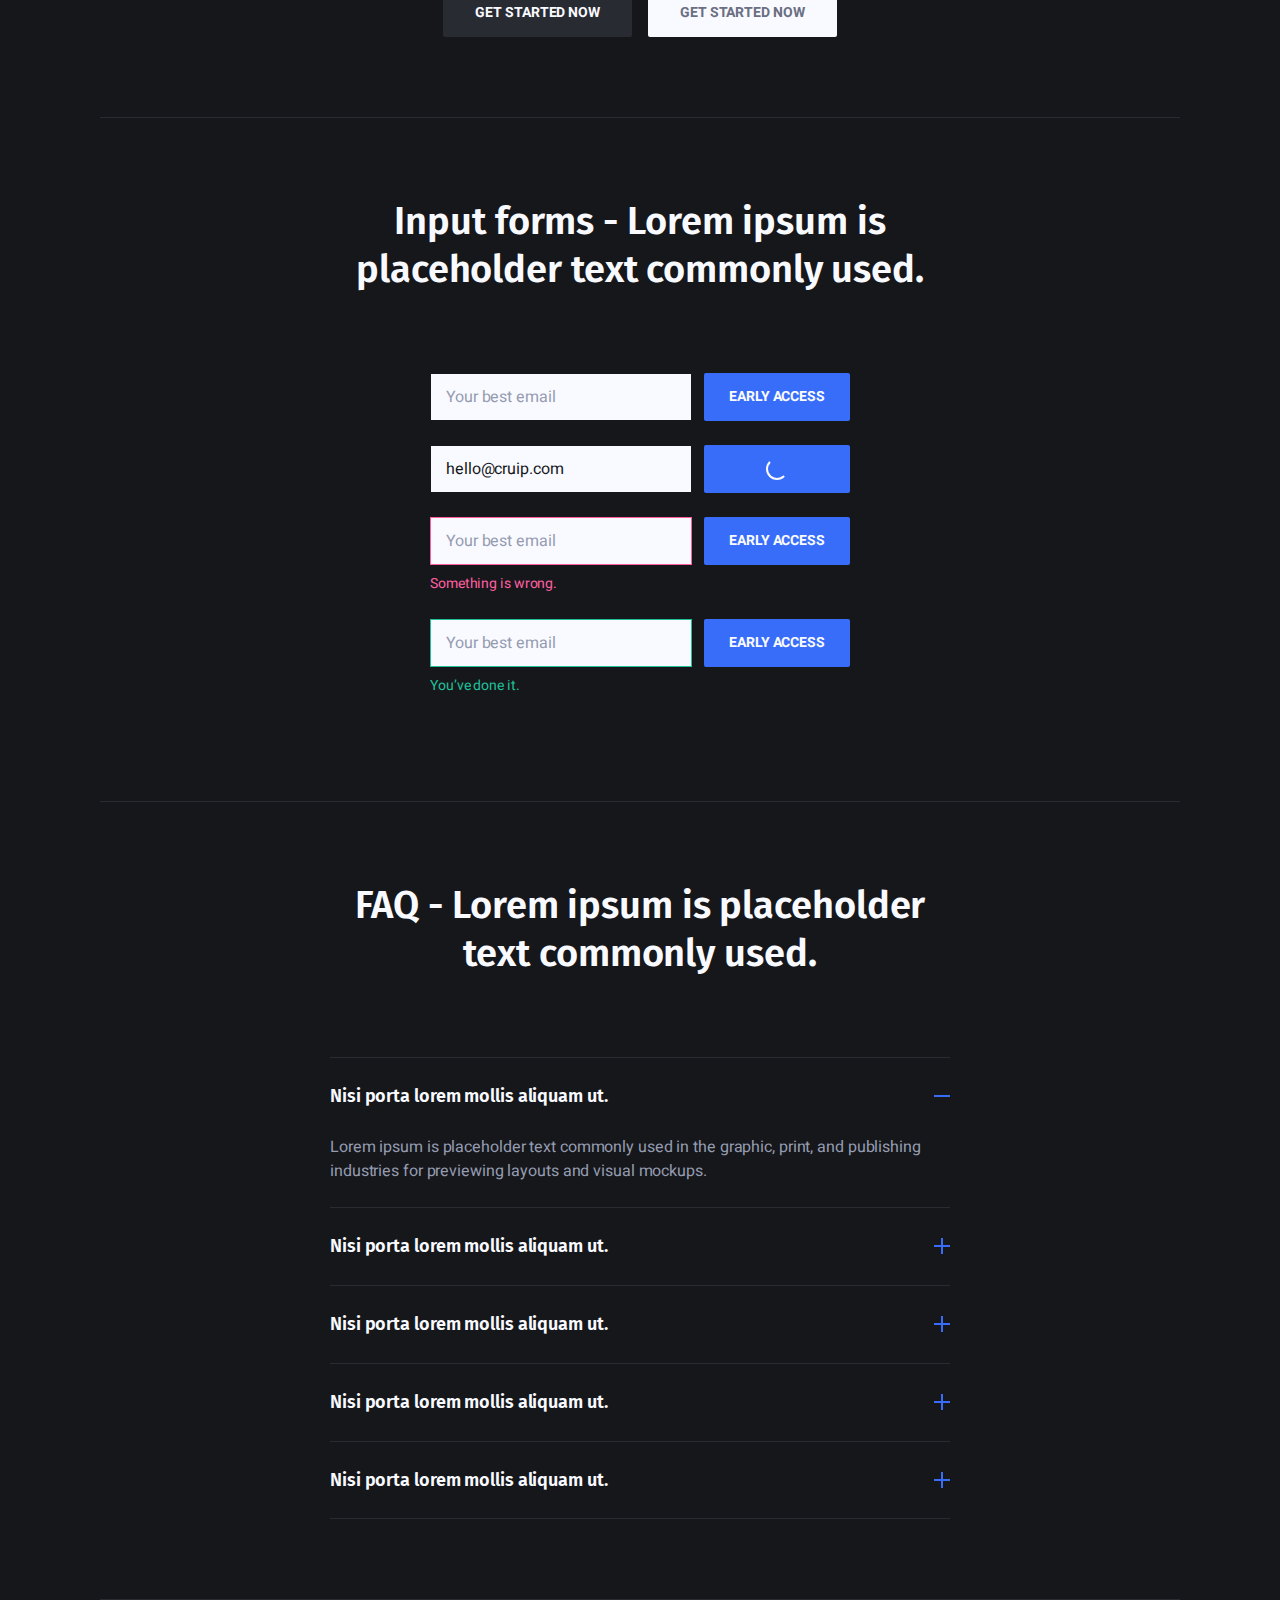
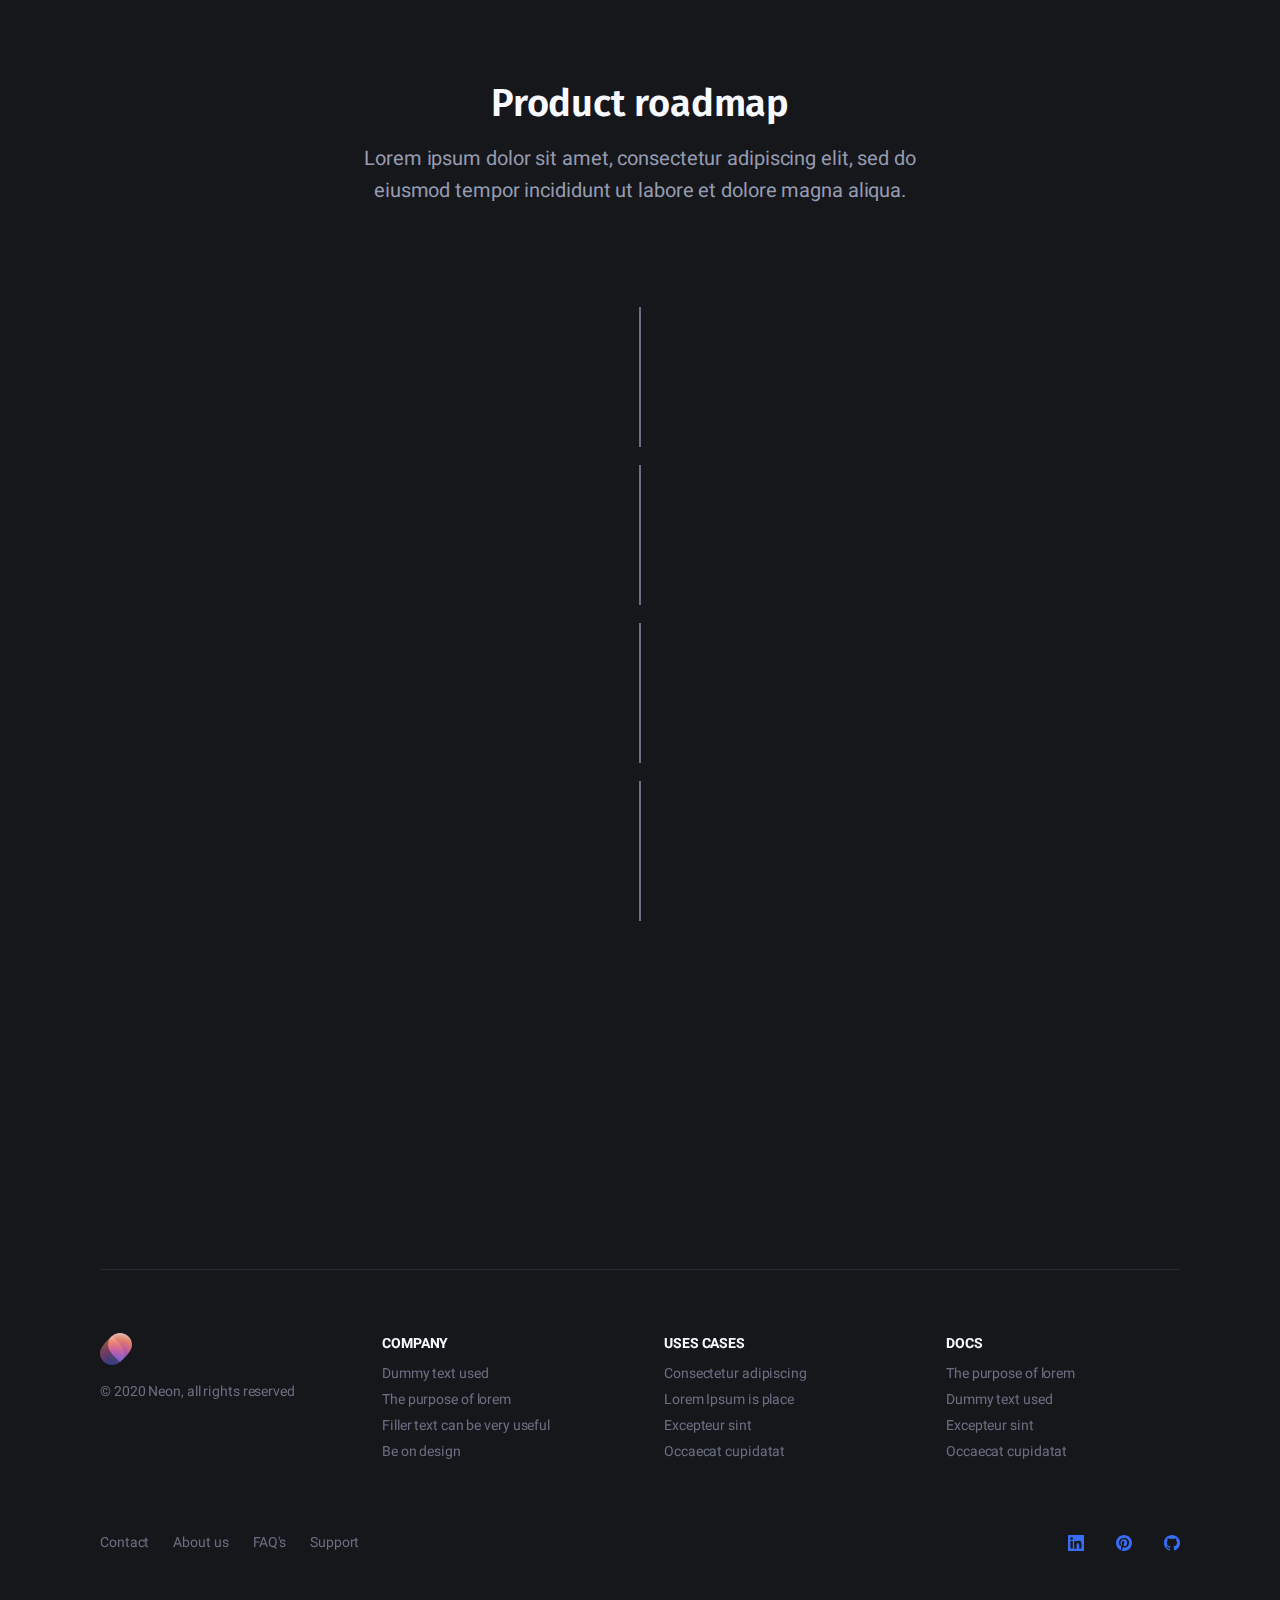
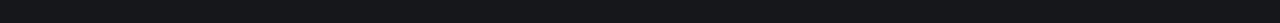
<file: preview.cruip.com/neon/additional.html>
<!DOCTYPE html><html lang="en" class="no-js">
<!-- Mirrored from preview.cruip.com/neon/additional.html by HTTrack Website Copier/3.x [XR&CO'2014], Mon, 08 Nov 2021 15:35:33 GMT -->
<head><meta charset="utf-8"><meta http-equiv="X-UA-Compatible" content="IE=edge"><meta name="viewport" content="width=device-width,initial-scale=1"><title>Neon Template</title><script>console.log("%cImportant!", "color: blue; font-size: x-large");console.log("%cThe page you are viewing is for demo purposes only. CSS and HTML have been minified and class names have been shortened to improve the page load time. Download our templates from https://cruip.com/ 😉", "font-size: large");</script><link rel="stylesheet" href="css/style.css"></head><body class="t"><div class="rn"><header class="nb"><div class="tcontainern"><div class="n_"><div class="nk"><h1 class="sz"><a href="index-2.html"><img src="images/logo.svg" alt="Neon" width="32" height="32"></a></h1></div><button id="th" class="th" aria-controls="primary-menu" aria-expanded="false"><span class="se">Menu</span> <span class="tp"><span class="td"></span></span></button><nav id="nj" class="nj"><div class="nq"><ul class="st h re"><li><a href="additional.html">Secondary page</a></li></ul><ul class="st re"><li><a class="tbuttonn fbuttonl gbuttony sbuttono" href="signup.html">Sign up</a></li></ul></div></nav></div></div></header><main class="nw"><section class="r_ nx rillustration-section-i"><div class="tcontainern"><div class="pricing-inner rd"><div class="rv s_ reveal-from-bottom"><div class="scontainero"><h1 class="sz">Engage Your Visitors with a beautiful template</h1></div></div><div class="rz s_ reveal-from-top"><label class="k"><input type="checkbox" checked=""> <span class="ta"></span> <span>Billed Monthly</span> <span>Billed Annually</span></label></div><div class="tiles-wrap"><div class="ng reveal-from-right" data-reveal-delay="400"><div class="ny"><div class="rj"><div class="ib aa ue"><div class="pricing-item-price ou" data-price-output="{
                                                &quot;0&quot;: [&quot;$&quot;, &quot;34&quot;, &quot;/m&quot;],
                                                &quot;1&quot;: [&quot;$&quot;, &quot;27&quot;, &quot;/m&quot;]
                                            }"><span class="iw o"></span><span class="pricing-item-price-amount i"></span><span class="pricing-item-price-after l"></span></div><div class="c sc">Lorem ipsum is a common text</div></div><div class="pricing-item-features mb-40"><div class="pricing-item-features-title f c sf ue">What’s included</div><ul class="rq st c us"><li class="ix">Excepteur sint occaecat velit</li><li class="ix">Excepteur sint occaecat velit</li><li class="ix">Excepteur sint occaecat velit</li><li>Excepteur sint occaecat velit</li><li>Excepteur sint occaecat velit</li></ul></div></div><div class="pricing-item-cta oh"><a class="tbuttonn fbuttonl pbuttond" href="#">Start free trial</a></div></div></div><div class="ng reveal-from-bottom" data-reveal-delay="200"><div class="ny"><div class="rj"><div class="ib aa ue"><div class="pricing-item-price ou" data-price-output="{
                                                &quot;0&quot;: [&quot;$&quot;, &quot;54&quot;, &quot;/m&quot;],
                                                &quot;1&quot;: [&quot;$&quot;, &quot;47&quot;, &quot;/m&quot;]
                                            }"><span class="iw o"></span><span class="pricing-item-price-amount i"></span><span class="pricing-item-price-after l"></span></div><div class="c sc">Lorem ipsum is a common text</div></div><div class="pricing-item-features mb-40"><div class="pricing-item-features-title f c sf ue">What’s included</div><ul class="rq st c us"><li class="ix">Excepteur sint occaecat velit</li><li class="ix">Excepteur sint occaecat velit</li><li class="ix">Excepteur sint occaecat velit</li><li class="ix">Excepteur sint occaecat velit</li><li>Excepteur sint occaecat velit</li></ul></div></div><div class="pricing-item-cta oh"><a class="tbuttonn fbuttonl pbuttond" href="#">Start free trial</a></div></div></div><div class="ng reveal-from-left" data-reveal-delay="400"><div class="ny"><div class="rj"><div class="ib aa ue"><div class="pricing-item-price ou" data-price-output="{
                                                &quot;0&quot;: [&quot;$&quot;, &quot;74&quot;, &quot;/m&quot;],
                                                &quot;1&quot;: [&quot;$&quot;, &quot;67&quot;, &quot;/m&quot;]
                                            }"><span class="iw o"></span><span class="pricing-item-price-amount i"></span><span class="pricing-item-price-after l"></span></div><div class="c sc">Lorem ipsum is a common text</div></div><div class="pricing-item-features mb-40"><div class="pricing-item-features-title f c sf ue">What’s included</div><ul class="rq st c us"><li class="ix">Excepteur sint occaecat velit</li><li class="ix">Excepteur sint occaecat velit</li><li class="ix">Excepteur sint occaecat velit</li><li class="ix">Excepteur sint occaecat velit</li><li class="ix">Excepteur sint occaecat velit</li></ul></div></div><div class="pricing-item-cta oh"><a class="tbuttonn fbuttonl pbuttond" href="#">Start free trial</a></div></div></div></div></div></div></section><section class="is nx s_"><div class="tcontainern"><div class="team-inner rd i_"><div class="rv s_ reveal-from-bottom"><div class="scontainero"><h2 class="oe ok">Meet the team - Lorem ipsum is placeholder text.</h2><p class="sz">Duis aute irure dolor in reprehenderit in voluptate velit esse cillum dolore eu fugiat nulla pariatur excepteur sint — occaecat cupidatat non proident, sunt in culpa qui.</p></div></div><div class="tiles-wrap"><div class="ng reveal-from-bottom"><div class="ny"><div class="team-item-header"><div class="team-item-image ue"><img src="images/team-member-01.jpg" alt="Team member 01" width="180" height="180"></div></div><div class="team-item-content"><h5 class="team-item-name oe ou">Markus Hasinika</h5><div class="team-item-role h so sg sh oh">Founder &amp; CEO</div><p class="sz l">Magnis dis parturient montes nascetur. Quam quisque id diam vel quam ultricies leo integer.</p></div></div></div><div class="ng reveal-from-bottom" data-reveal-delay="200"><div class="ny"><div class="team-item-header"><div class="team-item-image ue"><img src="images/team-member-02.jpg" alt="Team member 02" width="180" height="180"></div></div><div class="team-item-content"><h5 class="team-item-name oe ou">Diana Stafford</h5><div class="team-item-role h so sg sh oh">Founder &amp; CEO</div><p class="sz l">Magnis dis parturient montes nascetur. Quam quisque id diam vel quam ultricies leo integer.</p></div></div></div><div class="ng reveal-from-bottom" data-reveal-delay="400"><div class="ny"><div class="team-item-header"><div class="team-item-image ue"><img src="images/team-member-03.jpg" alt="Team member 03" width="180" height="180"></div></div><div class="team-item-content"><h5 class="team-item-name oe ou">Patricia Collins</h5><div class="team-item-role h so sg sh oh">Founder &amp; CEO</div><p class="sz l">Magnis dis parturient montes nascetur. Quam quisque id diam vel quam ultricies leo integer.</p></div></div></div><div class="ng reveal-from-bottom"><div class="ny"><div class="team-item-header"><div class="team-item-image ue"><img src="images/team-member-04.jpg" alt="Team member 04" width="180" height="180"></div></div><div class="team-item-content"><h5 class="team-item-name oe ou">Anton Klenkov</h5><div class="team-item-role h so sg sh oh">Founder &amp; CEO</div><p class="sz l">Magnis dis parturient montes nascetur. Quam quisque id diam vel quam ultricies leo integer.</p></div></div></div><div class="ng reveal-from-bottom" data-reveal-delay="200"><div class="ny"><div class="team-item-header"><div class="team-item-image ue"><img src="images/team-member-05.jpg" alt="Team member 05" width="180" height="180"></div></div><div class="team-item-content"><h5 class="team-item-name oe ou">Nick Kornilov</h5><div class="team-item-role h so sg sh oh">Founder &amp; CEO</div><p class="sz l">Magnis dis parturient montes nascetur. Quam quisque id diam vel quam ultricies leo integer.</p></div></div></div><div class="ng reveal-from-bottom" data-reveal-delay="400"><div class="ny"><div class="team-item-header"><div class="team-item-image ue"><img src="images/team-member-06.jpg" alt="Team member 01" width="180" height="180"></div></div><div class="team-item-content"><h5 class="team-item-name oe ou">Andrea Engler</h5><div class="team-item-role h so sg sh oh">Founder &amp; CEO</div><p class="sz l">Magnis dis parturient montes nascetur. Quam quisque id diam vel quam ultricies leo integer.</p></div></div></div></div></div></div></section><section class="rw nx"><div class="tcontainern"><div class="features-split-inner rd i_"><div class="rv s_"><div class="scontainero"><h2 class="oe ok">Features - Lorem ipsum is placeholder text.</h2><p class="sz">Duis aute irure dolor in reprehenderit in voluptate velit esse cillum dolore eu fugiat nulla pariatur excepteur sint — occaecat cupidatat non proident, sunt in culpa qui.</p></div></div><div class="nf np"><div class="split-item"><div class="nh az reveal-from-right" data-reveal-container=".split-item"><h3 class="oe og">Data-driven insights</h3><p class="sz">Lorem ipsum dolor sit amet, consectetur adipiscing elit, sed do eiusmod tempor incididunt ut labore et dolore magna aliqua — Ut enim ad minim veniam, quis nostrud exercitation ullamco laboris nisi ut aliquip ex ea commodo consequat.</p></div><div class="nl nc reveal-from-left" data-reveal-container=".split-item"><img src="images/features-split-image-01.svg" alt="Features split image 01" width="528" height="396"></div></div><div class="split-item"><div class="nh az reveal-from-left" data-reveal-container=".split-item"><h3 class="oe og">Data-driven insights</h3><p class="sz">Lorem ipsum dolor sit amet, consectetur adipiscing elit, sed do eiusmod tempor incididunt ut labore et dolore magna aliqua — Ut enim ad minim veniam, quis nostrud exercitation ullamco laboris nisi ut aliquip ex ea commodo consequat.</p></div><div class="nl nc reveal-from-right" data-reveal-container=".split-item"><img src="images/features-split-image-02.svg" alt="Features split image 02" width="528" height="396"></div></div><div class="split-item"><div class="nh az reveal-from-right" data-reveal-container=".split-item"><h3 class="oe og">Data-driven insights</h3><p class="sz">Lorem ipsum dolor sit amet, consectetur adipiscing elit, sed do eiusmod tempor incididunt ut labore et dolore magna aliqua — Ut enim ad minim veniam, quis nostrud exercitation ullamco laboris nisi ut aliquip ex ea commodo consequat.</p></div><div class="nl nc reveal-from-left" data-reveal-container=".split-item"><img src="images/features-split-image-01.svg" alt="Features split image 03" width="528" height="396"></div></div></div></div></div></section><section class="nx"><div class="tcontainern"><div class="rd i_"><div class="scontainero"><h2 class="oe">Lorem ipsum is placeholder text commonly used in the graphic.</h2><p>Lorem ipsum dolor sit amet, <a href="#">consectetur adipiscing elit</a>, sed do eiusmod tempor incididunt ut labore et dolore magna aliqua. Ut enim ad minim veniam, quis nostrud exercitation ullamco laboris nisi ut aliquip ex ea commodo consequat.</p><p>Duis aute irure dolor in reprehenderit in voluptate velit esse cillum dolore eu fugiat nulla pariatur. Excepteur sint occaecat cupidatat non proident, sunt in culpa qui officia deserunt mollit anim id est laborum.</p><figure><img class="sb" src="images/image-placeholder.svg" alt="Image placeholder" width="712" height="400"><figcaption class="sc">A super-nice image <span role="img" aria-label="smile">😀</span></figcaption></figure><h4>Flexibility</h4><p>Lorem ipsum dolor sit amet, consectetur adipiscing elit, sed do eiusmod tempor incididunt ut labore et dolore magna aliqua. Ut enim ad minim veniam, quis nostrud exercitation ullamco laboris nisi ut aliquip ex ea commodo consequat sint occaecat cupidatat non proident, sunt in culpa qui officia deserunt mollit anim id est laborum.</p><ul><li>Lorem ipsum dolor sit amet, consectetur.</li><li>Lorem ipsum dolor sit amet, consectetur.</li><li>Lorem ipsum dolor sit amet, consectetur.</li></ul><p>Lorem ipsum dolor sit amet, consectetur adipiscing elit, sed do eiusmod tempor incididunt ut labore et dolore magna aliqua. Ut enim ad minim veniam, quis nostrud exercitation ullamco laboris.</p></div></div></div></section><section class="nx"><div class="tcontainern"><div class="rd i_"><div class="scontainero"><div class="rv s_"><h2 class="sz">Modal - Lorem ipsum is placeholder text commonly used.</h2></div><div class="s_"><a class="tbuttonn fbuttonl modal-trigger" aria-controls="modal-01" href="#">Open modal</a></div><div id="modal-01" class="tx"><div class="t_"><button class="tq modal-close-trigger" aria-label="close"></button><div class="tj"><div class="s_"><h3 class="ow oh">Join our newsletter</h3><p class="l">Lorem ipsum dolor sit amet, consectetur adipiscing elit, sed do eiusmod.</p></div><form style="max-width:320px;margin:0 auto"><div class="og"><input class="j" type="email" id="modal-input" placeholder="Your best email"></div><button class="tbuttonn fbuttonl pbuttond">Subscribe</button></form><div class="s_ oq"><a class="h so sg modal-close-trigger" aria-label="close" href="#0">No thanks!</a></div></div></div></div></div></div></div></section><section class="nx s_"><div class="tcontainern"><div class="rd i_"><div class="scontainero"><div class="rv"><h2 class="sz">Buttons - Lorem ipsum is placeholder text commonly used.</h2></div><div class="vbuttonm"><a class="tbuttonn fbuttonl gbuttony" href="#">Get started now</a> <a class="tbuttonn cbuttonh gbuttony" href="#">Get started now</a></div><div class="vbuttonm"><a class="tbuttonn ubuttona gbuttony" href="#">Get started now</a> <a class="tbuttonn gbuttony" href="#">Get started now</a></div></div></div></div></section><section class="nx"><div class="tcontainern"><div class="rd i_"><div class="scontainero"><div class="rv s_"><h2 class="sz">Input forms - Lorem ipsum is placeholder text commonly used.</h2></div><form style="max-width:420px;margin:0 auto"><div class="ue"><label class="x se" for="input-01">This is a label</label><div class="tc"><input class="j" type="email" id="input-01" placeholder="Your best email"> <button class="tbuttonn fbuttonl">Early access</button></div></div><div class="ue"><label class="x se" for="input-02">This is a label</label><div class="tc"><input class="j" type="email" id="input-02" placeholder="Your best email" value="hello@cruip.com"> <button class="tbuttonn fbuttonl w">Early access</button></div></div><div class="ue"><label class="x se" for="input-03">This is a label</label><div class="tc"><input class="j tt" type="email" id="input-03" placeholder="Your best email"> <button class="tbuttonn fbuttonl">Early access</button></div><div class="tl sd">Something is wrong.</div></div><div class="ue"><label class="x se" for="input-04">This is a label</label><div class="tc"><input class="j tr" type="email" id="input-04" placeholder="Your best email"> <button class="tbuttonn fbuttonl">Early access</button></div><div class="tl sm">You’ve done it.</div></div></form></div></div></div></section><section class="nx"><div class="tcontainern"><div class="rd i_"><div class="scontainero"><div class="rv s_"><h2 class="sz">FAQ - Lorem ipsum is placeholder text commonly used.</h2></div><ul class="tm st on"><li class="tb"><div class="tg l"><span class="f sz">Nisi porta lorem mollis aliquam ut.</span><div class="tw"></div></div><div class="ty c"><p>Lorem ipsum is placeholder text commonly used in the graphic, print, and publishing industries for previewing layouts and visual mockups.</p></div></li><li><div class="tg l"><span class="f sz">Nisi porta lorem mollis aliquam ut.</span><div class="tw"></div></div><div class="ty c"><p>Lorem ipsum is placeholder text commonly used in the graphic, print, and publishing industries for previewing layouts and visual mockups.</p></div></li><li><div class="tg l"><span class="f sz">Nisi porta lorem mollis aliquam ut.</span><div class="tw"></div></div><div class="ty c"><p>Lorem ipsum is placeholder text commonly used in the graphic, print, and publishing industries for previewing layouts and visual mockups.</p></div></li><li><div class="tg l"><span class="f sz">Nisi porta lorem mollis aliquam ut.</span><div class="tw"></div></div><div class="ty c"><p>Lorem ipsum is placeholder text commonly used in the graphic, print, and publishing industries for previewing layouts and visual mockups.</p></div></li><li><div class="tg l"><span class="f sz">Nisi porta lorem mollis aliquam ut.</span><div class="tw"></div></div><div class="ty c"><p>Lorem ipsum is placeholder text commonly used in the graphic, print, and publishing industries for previewing layouts and visual mockups.</p></div></li></ul></div></div></div></section><section class="roadmap nx"><div class="tcontainern"><div class="roadmap-inner rd i_"><div class="rv s_"><div class="scontainero"><h2 class="oe ok">Product roadmap</h2><p class="on">Lorem ipsum dolor sit amet, consectetur adipiscing elit, sed do eiusmod tempor incididunt ut labore et dolore magna aliqua.</p></div></div><div class="timeline"><div class="ns"><div class="no"><div class="nu"><div class="na sg ou reveal-fade">November 2019</div><div class="ig u sz greveal-y">Deployed a high-quality first release and conducted a market validation test</div></div></div><div class="no"><div class="nu"><div class="na sg ou reveal-fade">December 2019</div><div class="ig u sz greveal-y">Deployed a high-quality first release and conducted a market validation test</div></div></div><div class="no"><div class="nu"><div class="na sg ou reveal-fade">January 2020</div><div class="ig u sz greveal-y">Deployed a high-quality first release and conducted a market validation test</div></div></div><div class="no"><div class="nu"><div class="na sg ou reveal-fade">February 2019</div><div class="ig u sz greveal-y">Deployed a high-quality first release and conducted a market validation test</div></div></div><div class="no"><div class="nu"><div class="na sg ou reveal-fade">March 2020</div><div class="ig u sz greveal-y">Deployed a high-quality first release and conducted a market validation test</div></div></div></div></div></div></div></section><section class="io nx az reveal-from-bottom"><div class="tcontainern"><div class="iq rd ia"><div class="iu"><h3 class="sz">For previewing layouts and visual?</h3></div><div class="cta-action"><div class="tu"><label for="newsletter" class="x se">Subscribe</label> <input id="newsletter" class="j" type="text" placeholder="Username"> <svg width="16" height="12" xmlns="http://www.w3.org/2000/svg"><path d="M9 5H1c-.6 0-1 .4-1 1s.4 1 1 1h8v5l7-6-7-6v5z" fill="#376DF9" fill-rule="nonzero"></path></svg></div></div></div></div></section></main><footer class="rr"><div class="tcontainern"><div class="ri i_"><div class="rs h"><div class="ru"><div class="ra"><div class="nk ok"><a href="index-2.html"><img src="images/logo.svg" alt="Neon" width="32" height="32"></a></div><div class="footer-copyright">© 2020 Neon, all rights reserved</div></div><div class="ra"><div class="rf">Company</div><ul class="st on"><li><a href="#">Dummy text used</a></li><li><a href="#">The purpose of lorem</a></li><li><a href="#">Filler text can be very useful</a></li><li><a href="#">Be on design</a></li></ul></div><div class="ra"><div class="rf">Uses cases</div><ul class="st on"><li><a href="#">Consectetur adipiscing</a></li><li><a href="#">Lorem Ipsum is place</a></li><li><a href="#">Excepteur sint</a></li><li><a href="#">Occaecat cupidatat</a></li></ul></div><div class="ra"><div class="rf">Docs</div><ul class="st on"><li><a href="#">The purpose of lorem</a></li><li><a href="#">Dummy text used</a></li><li><a href="#">Excepteur sint</a></li><li><a href="#">Occaecat cupidatat</a></li></ul></div></div></div><div class="ro rh az h"><nav class="rc"><ul class="st on"><li><a href="#">Contact</a></li><li><a href="#">About us</a></li><li><a href="#">FAQ's</a></li><li><a href="#">Support</a></li></ul></nav><div class="rl"><ul class="st"><li><a href="#"><svg width="16" height="16" viewBox="0 0 16 16" xmlns="http://www.w3.org/2000/svg"><title>LinkedIn</title><path d="M15.3 0H.7C.3 0 0 .3 0 .7v14.7c0 .3.3.6.7.6h14.7c.4 0 .7-.3.7-.7V.7c-.1-.4-.4-.7-.8-.7zM4.7 13.6H2.4V6h2.4v7.6h-.1zM3.6 5c-.8 0-1.4-.7-1.4-1.4 0-.8.6-1.4 1.4-1.4.8 0 1.4.6 1.4 1.4-.1.7-.7 1.4-1.4 1.4zm10 8.6h-2.4V9.9c0-.9 0-2-1.2-2s-1.4 1-1.4 2v3.8H6.2V6h2.3v1c.3-.6 1.1-1.2 2.2-1.2 2.4 0 2.8 1.6 2.8 3.6v4.2h.1z"></path></svg></a></li><li><a href="#"><svg width="16" height="16" viewBox="0 0 16 16" xmlns="http://www.w3.org/2000/svg"><title>Pinterest</title><path d="M8 0C3.6 0 0 3.6 0 8c0 3.4 2.1 6.3 5.1 7.4-.1-.6-.1-1.6 0-2.3.1-.6.9-4 .9-4s-.2-.4-.2-1.1c0-1.1.7-2 1.5-2 .7 0 1 .5 1 1.1 0 .7-.4 1.7-.7 2.7-.2.8.4 1.4 1.2 1.4 1.4 0 2.5-1.5 2.5-3.7 0-1.9-1.4-3.3-3.3-3.3-2.3 0-3.6 1.7-3.6 3.5 0 .7.3 1.4.6 1.8v.4c-.1.3-.2.8-.2.9 0 .1-.1.2-.3.1-1-.5-1.6-1.9-1.6-3.1C2.9 5.3 4.7 3 8.2 3c2.8 0 4.9 2 4.9 4.6 0 2.8-1.7 5-4.2 5-.8 0-1.6-.4-1.8-.9 0 0-.4 1.5-.5 1.9-.2.7-.7 1.6-1 2.1.8.2 1.6.3 2.4.3 4.4 0 8-3.6 8-8s-3.6-8-8-8z"></path></svg></a></li><li><a href="#"><svg width="16" height="16" viewBox="0 0 16 16" xmlns="http://www.w3.org/2000/svg"><title>GitHub</title><path d="M7.95 0C3.578 0 0 3.578 0 7.95c0 3.479 2.286 6.46 5.466 7.553.397.1.497-.199.497-.397v-1.392c-2.187.497-2.683-.994-2.683-.994-.398-.894-.895-1.192-.895-1.192-.696-.497.1-.497.1-.497.795.1 1.192.795 1.192.795.696 1.292 1.888.894 2.286.696.1-.497.298-.895.497-1.093-1.79-.2-3.578-.895-3.578-3.976 0-.894.298-1.59.795-2.087-.1-.198-.397-.993.1-2.086 0 0 .695-.2 2.186.795a6.408 6.408 0 0 1 1.987-.299c.696 0 1.392.1 1.988.299 1.49-.994 2.186-.795 2.186-.795.398 1.093.199 1.888.1 2.086.496.597.795 1.292.795 2.087 0 3.081-1.889 3.677-3.677 3.876.298.398.596.895.596 1.59v2.187c0 .198.1.496.596.397C13.714 14.41 16 11.43 16 7.95 15.9 3.578 12.323 0 7.95 0z"></path></svg></a></li></ul></div></div></div></div></footer></div><script src="js/main.min.js"></script><script async="" src="https://www.googletagmanager.com/gtag/js?id=UA-125021779-1"></script><script>window.dataLayer = window.dataLayer || [];function gtag(){dataLayer.push(arguments);}gtag('js', new Date());gtag('config', 'UA-125021779-1', { 'anonymize_ip': true });</script><script>const pagesList = [{"name":"Home","url":"https://preview.cruip.com/neon/index.html","active":false},{"name":"Secondary","url":"https://preview.cruip.com/neon/additional.html","active":true},{"name":"Sign up","url":"https://preview.cruip.com/neon/signup.html","active":false},{"name":"Sign in","url":"https://preview.cruip.com/neon/login.html","active":false}];if(window != top){window.parent.postMessage(pagesList, "https://cruip.com/")};</script></body>
<!-- Mirrored from preview.cruip.com/neon/additional.html by HTTrack Website Copier/3.x [XR&CO'2014], Mon, 08 Nov 2021 15:35:47 GMT -->
</html>
</file>
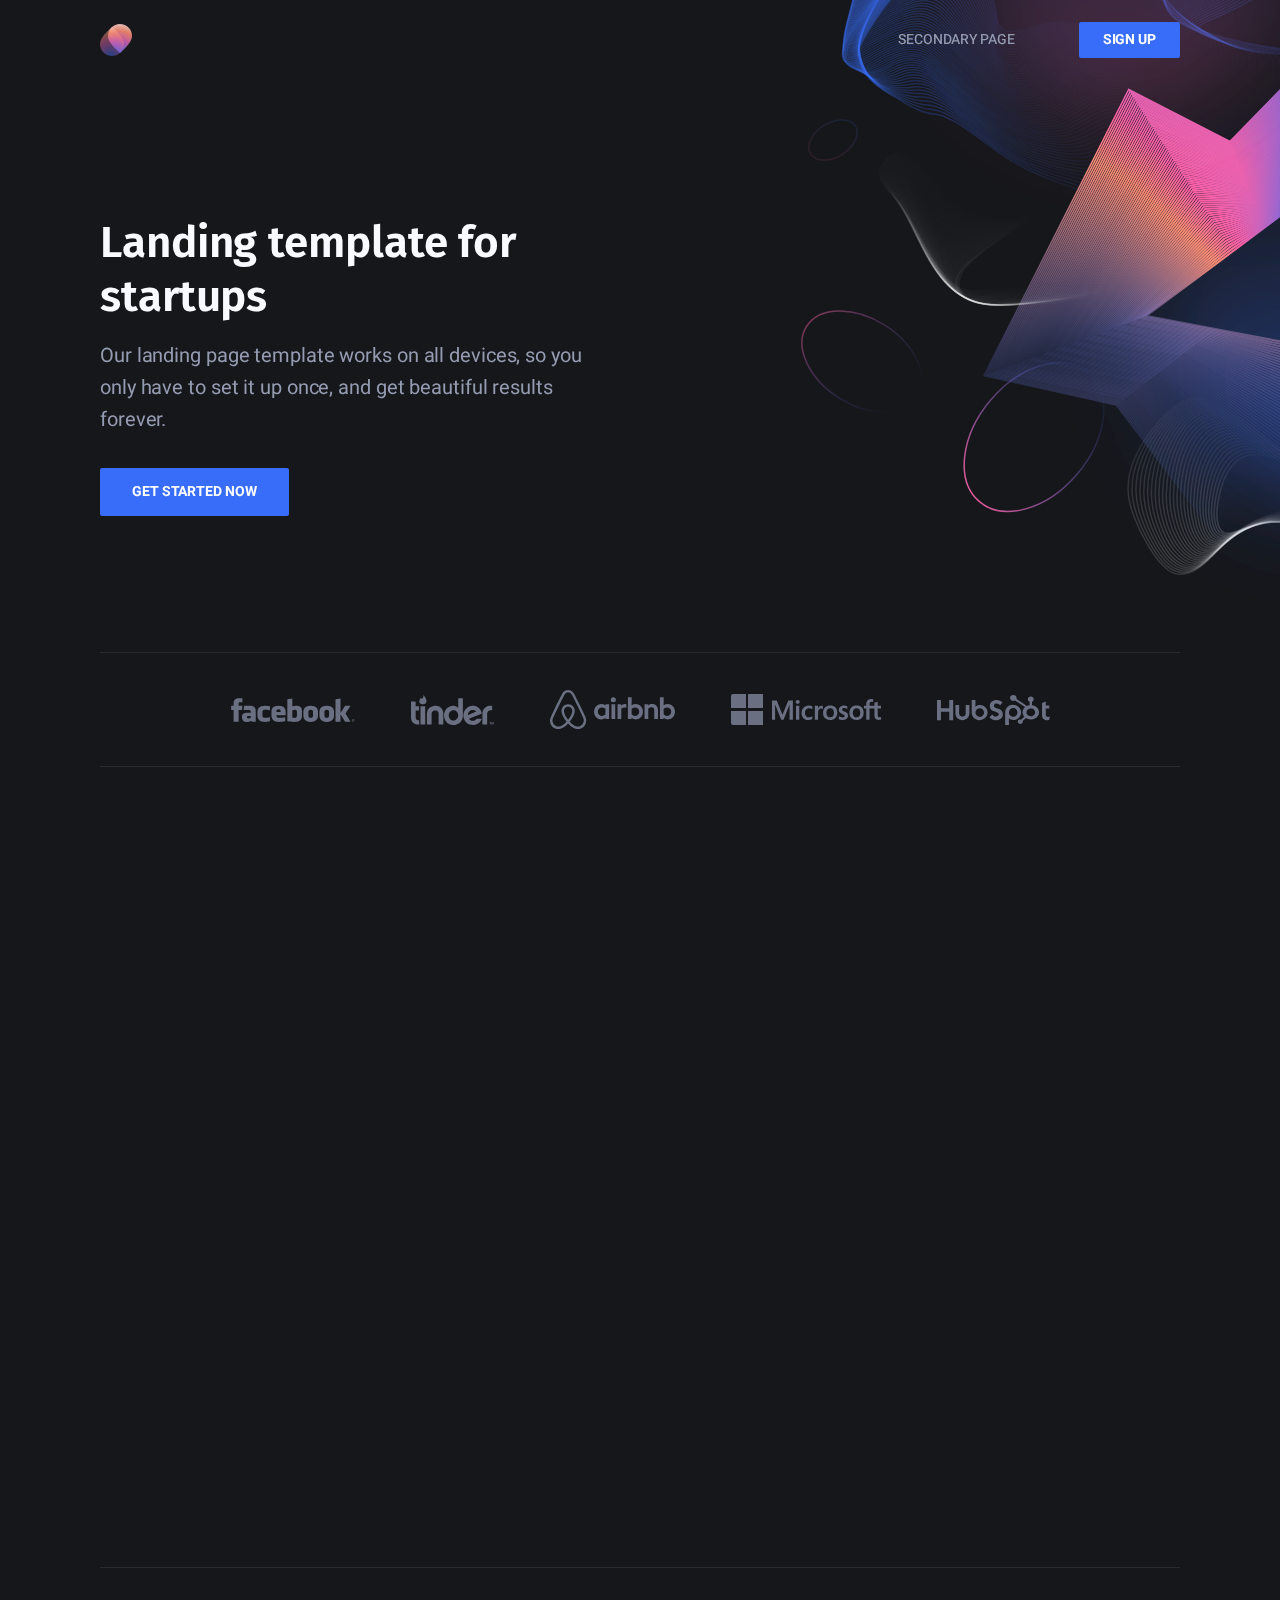
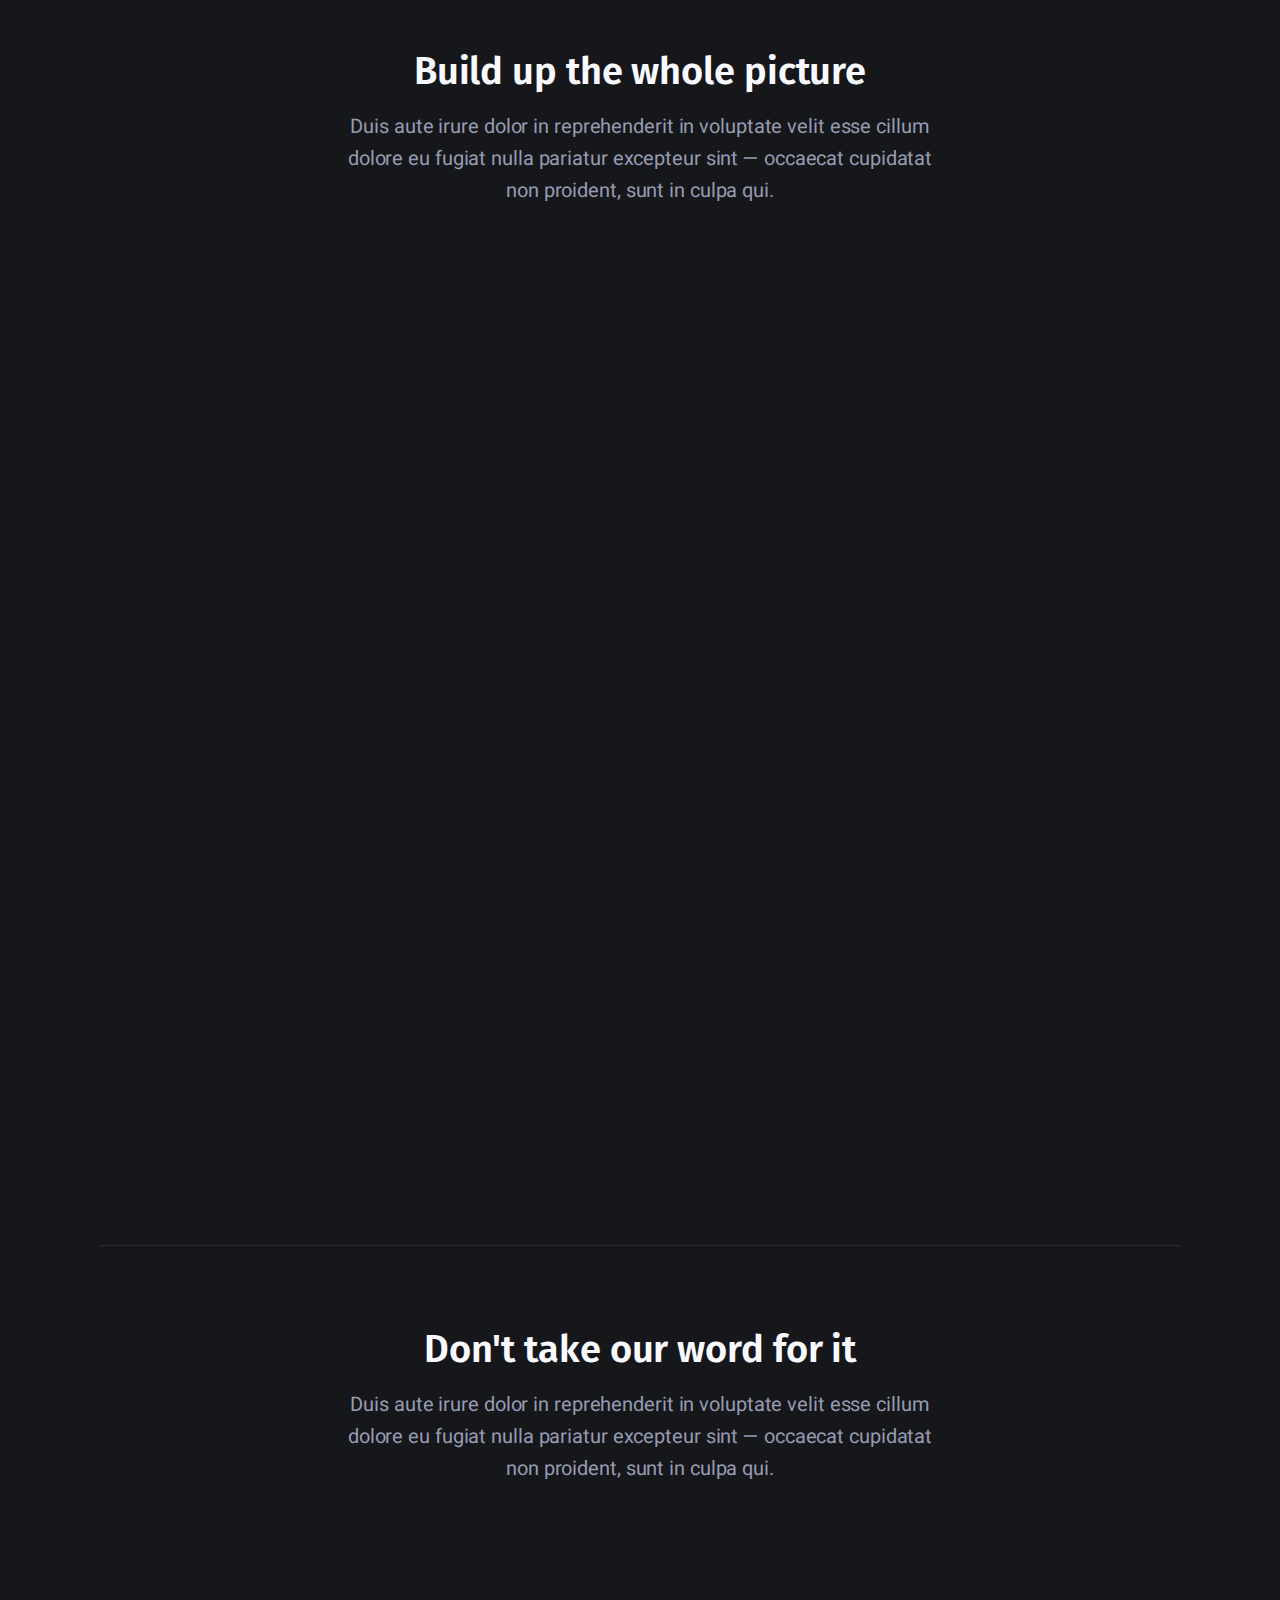
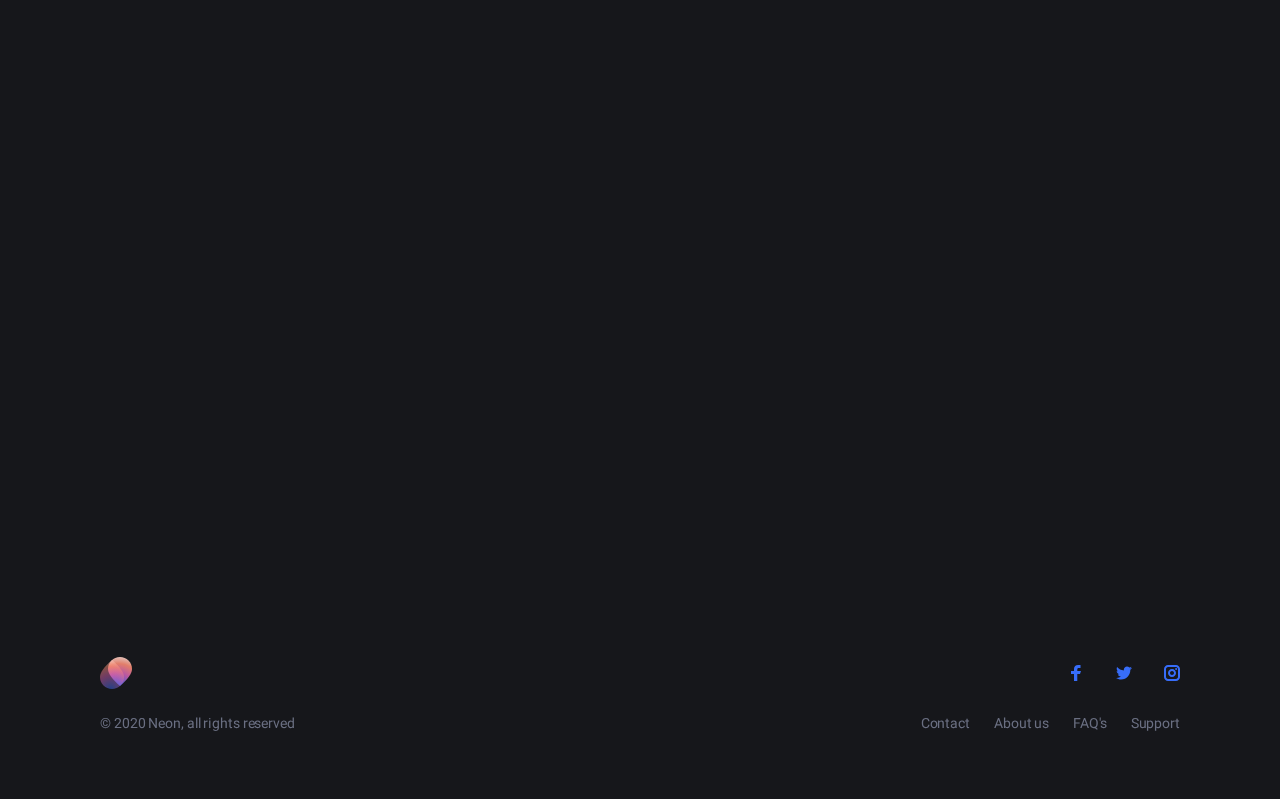
<file: preview.cruip.com/neon/index-2.html>
<!DOCTYPE html><html lang="en" class="no-js">
<!-- Mirrored from preview.cruip.com/neon/index.html by HTTrack Website Copier/3.x [XR&CO'2014], Mon, 08 Nov 2021 15:35:33 GMT -->
<head><meta charset="utf-8"><meta http-equiv="X-UA-Compatible" content="IE=edge"><meta name="viewport" content="width=device-width,initial-scale=1"><title>Neon Template</title><script>console.log("%cImportant!", "color: blue; font-size: x-large");console.log("%cThe page you are viewing is for demo purposes only. CSS and HTML have been minified and class names have been shortened to improve the page load time. Download our templates from https://cruip.com/ 😉", "font-size: large");</script><link rel="stylesheet" href="css/style.css"></head><body class="t"><div class="rn"><header class="nb reveal-from-top"><div class="tcontainern"><div class="n_"><div class="nk"><h1 class="sz"><a href="index-2.html"><img src="images/logo.svg" alt="Neon" width="32" height="32"></a></h1></div><button id="th" class="th" aria-controls="primary-menu" aria-expanded="false"><span class="se">Menu</span> <span class="tp"><span class="td"></span></span></button><nav id="nj" class="nj"><div class="nq"><ul class="st h re"><li><a href="additional.html">Secondary page</a></li></ul><ul class="st re"><li><a class="tbuttonn fbuttonl gbuttony sbuttono" href="signup.html">Sign up</a></li></ul></div></nav></div></div></header><main class="nw"><section class="rb nx tillustration-section-n"><div class="tcontainern"><div class="rm rd"><div class="nf np"><div class="split-item"><div class="rg nh az"><h1 class="oe ok reveal-from-bottom" data-reveal-delay="150">Landing template for startups</h1><p class="oe us reveal-from-bottom" data-reveal-delay="300">Our landing page template works on all devices, so you only have to set it up once, and get beautiful results forever.</p><div class="reveal-from-bottom" data-reveal-delay="450"><a class="tbuttonn fbuttonl gbuttony" href="#">Get started now</a></div></div><style>@media (min-width:641px){.rb .nf .split-item{min-height:492px}}</style></div></div></div></div></section><section class="if nx reveal-fade"><div class="tcontainern"><div class="il rd i_ sk"><ul class="st"><li class="reveal-from-top"><img src="images/clients-01.svg" alt="Clients 01"></li><li class="reveal-from-bottom" data-reveal-delay="150"><img src="images/clients-02.svg" alt="Clients 02"></li><li class="reveal-from-top" data-reveal-delay="300"><img src="images/clients-03.svg" alt="Clients 03"></li><li class="reveal-from-bottom" data-reveal-delay="450"><img src="images/clients-04.svg" alt="Clients 04"></li><li class="reveal-from-top" data-reveal-delay="600"><img src="images/clients-05.svg" alt="Clients 05"></li></ul></div></div></section><section class="nx s_"><div class="tcontainern"><div class="rd"><div class="rv reveal-from-bottom"><div class="scontainero"><h2 class="oe ok">Built exclusively for you</h2><p class="sz">Duis aute irure dolor in reprehenderit in voluptate velit esse cillum dolore eu fugiat nulla pariatur excepteur sint — occaecat cupidatat non proident, sunt in culpa qui.</p></div></div><div class="reveal-from-bottom"><a class="modal-trigger" aria-controls="modal-01" data-video="https://player.vimeo.com/video/174002812" href="#"><img src="images/video-placeholder.svg" alt="Video" width="712" height="400"></a></div><div id="modal-01" class="tx tk"><div class="t_"><div class="sj"><iframe src="#" frameborder="0" webkitallowfullscreen="" mozallowfullscreen="" allowfullscreen=""></iframe></div></div></div></div></div></section><section class="rx nx s_"><div class="tcontainern"><div class="features-tiles-inner rd i_"><div class="rv"><div class="scontainero"><h2 class="oe ok">Build up the whole picture</h2><p class="sz">Duis aute irure dolor in reprehenderit in voluptate velit esse cillum dolore eu fugiat nulla pariatur excepteur sint — occaecat cupidatat non proident, sunt in culpa qui.</p></div></div><div class="tiles-wrap"><div class="ng reveal-from-right"><div class="ny"><div class="features-tiles-item-header"><div class="iy ok"><img src="images/feature-tile-icon-01.svg" alt="Feature tile icon 01" width="72" height="72"></div></div><div class="features-tiles-item-content"><h4 class="oe oh">Generate Leads</h4><p class="sz l">Duis aute irure dolor in reprehenderit in voluptate velit esse cillum dolore eu fugiat nulla pariatur. Excepteur sint occaecat cupidatat.</p></div></div></div><div class="ng reveal-from-left"><div class="ny"><div class="features-tiles-item-header"><div class="iy ok"><img src="images/feature-tile-icon-02.svg" alt="Feature tile icon 02" width="72" height="72"></div></div><div class="features-tiles-item-content"><h4 class="oe oh">Generate Leads</h4><p class="sz l">Duis aute irure dolor in reprehenderit in voluptate velit esse cillum dolore eu fugiat nulla pariatur. Excepteur sint occaecat cupidatat.</p></div></div></div><div class="ng reveal-from-right"><div class="ny"><div class="features-tiles-item-header"><div class="iy ok"><img src="images/feature-tile-icon-03.svg" alt="Feature tile icon 03" width="72" height="72"></div></div><div class="features-tiles-item-content"><h4 class="oe oh">Generate Leads</h4><p class="sz l">Duis aute irure dolor in reprehenderit in voluptate velit esse cillum dolore eu fugiat nulla pariatur. Excepteur sint occaecat cupidatat.</p></div></div></div><div class="ng reveal-from-left"><div class="ny"><div class="features-tiles-item-header"><div class="iy ok"><img src="images/feature-tile-icon-04.svg" alt="Feature tile icon 04" width="72" height="72"></div></div><div class="features-tiles-item-content"><h4 class="oe oh">Generate Leads</h4><p class="sz l">Duis aute irure dolor in reprehenderit in voluptate velit esse cillum dolore eu fugiat nulla pariatur. Excepteur sint occaecat cupidatat.</p></div></div></div><div class="ng reveal-from-right"><div class="ny"><div class="features-tiles-item-header"><div class="iy ok"><img src="images/feature-tile-icon-05.svg" alt="Feature tile icon 05" width="72" height="72"></div></div><div class="features-tiles-item-content"><h4 class="oe oh">Generate Leads</h4><p class="sz l">Duis aute irure dolor in reprehenderit in voluptate velit esse cillum dolore eu fugiat nulla pariatur. Excepteur sint occaecat cupidatat.</p></div></div></div><div class="ng reveal-from-left"><div class="ny"><div class="features-tiles-item-header"><div class="iy ok"><img src="images/feature-tile-icon-06.svg" alt="Feature tile icon 06" width="72" height="72"></div></div><div class="features-tiles-item-content"><h4 class="oe oh">Generate Leads</h4><p class="sz l">Duis aute irure dolor in reprehenderit in voluptate velit esse cillum dolore eu fugiat nulla pariatur. Excepteur sint occaecat cupidatat.</p></div></div></div></div></div></div></section><section class="in nx"><div class="tcontainern"><div class="testimonial-inner rd i_"><div class="rv s_"><div class="scontainero"><h2 class="oe ok">Don't take our word for it</h2><p class="sz">Duis aute irure dolor in reprehenderit in voluptate velit esse cillum dolore eu fugiat nulla pariatur excepteur sint — occaecat cupidatat non proident, sunt in culpa qui.</p></div></div><div class="tiles-wrap"><div class="ng reveal-from-right" data-reveal-delay="200"><div class="ny"><div class="ir"><p class="l on">— Duis aute irure dolor in reprehenderit in voluptate velit esse cillum dolore eu fugiat nulla pariatur. Excepteur sint occaecat cupidatat non proident, sunt in culpa qui officia deserunt mollit anim id est laborum cillum dolore eu fugiat.</p></div><div class="ik c ur on i_"><span class="testimonial-item-name sf">Roman Level</span> <span class="sc">/ </span><span class="ij"><a href="#">AppName</a></span></div></div></div><div class="ng reveal-from-bottom"><div class="ny"><div class="ir"><p class="l on">— Duis aute irure dolor in reprehenderit in voluptate velit esse cillum dolore eu fugiat nulla pariatur. Excepteur sint occaecat cupidatat non proident, sunt in culpa qui officia deserunt mollit anim id est laborum cillum dolore eu fugiat.</p></div><div class="ik c ur on i_"><span class="testimonial-item-name sf">Diana Rynzhuk</span> <span class="sc">/ </span><span class="ij"><a href="#">AppName</a></span></div></div></div><div class="ng reveal-from-left" data-reveal-delay="200"><div class="ny"><div class="ir"><p class="l on">— Duis aute irure dolor in reprehenderit in voluptate velit esse cillum dolore eu fugiat nulla pariatur. Excepteur sint occaecat cupidatat non proident, sunt in culpa qui officia deserunt mollit anim id est laborum cillum dolore eu fugiat.</p></div><div class="ik c ur on i_"><span class="testimonial-item-name sf">Ben Stafford</span> <span class="sc">/ </span><span class="ij"><a href="#">AppName</a></span></div></div></div></div></div></div></section><section class="io nx az reveal-from-bottom"><div class="tcontainern"><div class="iq rd ia"><div class="iu"><h3 class="sz">For previewing layouts and visual?</h3></div><div class="cta-action"><div class="tu"><label for="newsletter" class="x se">Subscribe</label> <input id="newsletter" class="j" type="email" placeholder="Your best email"> <svg width="16" height="12" xmlns="http://www.w3.org/2000/svg"><path d="M9 5H1c-.6 0-1 .4-1 1s.4 1 1 1h8v5l7-6-7-6v5z" fill="#376DF9" fill-rule="nonzero"></path></svg></div></div></div></div></section></main><footer class="rr az"><div class="tcontainern"><div class="ri"><div class="rs rh h"><div class="nk"><a href="index-2.html"><img src="images/logo.svg" alt="Neon" width="32" height="32"></a></div><div class="rl"><ul class="st"><li><a href="#"><svg width="16" height="16" viewBox="0 0 16 16" xmlns="http://www.w3.org/2000/svg"><title>Facebook</title><path d="M6.023 16L6 9H3V6h3V4c0-2.7 1.672-4 4.08-4 1.153 0 2.144.086 2.433.124v2.821h-1.67c-1.31 0-1.563.623-1.563 1.536V6H13l-1 3H9.28v7H6.023z"></path></svg></a></li><li><a href="#"><svg width="16" height="16" viewBox="0 0 16 16" xmlns="http://www.w3.org/2000/svg"><title>Twitter</title><path d="M16 3c-.6.3-1.2.4-1.9.5.7-.4 1.2-1 1.4-1.8-.6.4-1.3.6-2.1.8-.6-.6-1.5-1-2.4-1-1.7 0-3.2 1.5-3.2 3.3 0 .3 0 .5.1.7-2.7-.1-5.2-1.4-6.8-3.4-.3.5-.4 1-.4 1.7 0 1.1.6 2.1 1.5 2.7-.5 0-1-.2-1.5-.4C.7 7.7 1.8 9 3.3 9.3c-.3.1-.6.1-.9.1-.2 0-.4 0-.6-.1.4 1.3 1.6 2.3 3.1 2.3-1.1.9-2.5 1.4-4.1 1.4H0c1.5.9 3.2 1.5 5 1.5 6 0 9.3-5 9.3-9.3v-.4C15 4.3 15.6 3.7 16 3z"></path></svg></a></li><li><a href="#"><svg width="16" height="16" viewBox="0 0 16 16" xmlns="http://www.w3.org/2000/svg"><title>Instagram</title><g><circle cx="12.145" cy="3.892" r="1"></circle><path d="M8 12c-2.206 0-4-1.794-4-4s1.794-4 4-4 4 1.794 4 4-1.794 4-4 4zm0-6c-1.103 0-2 .897-2 2s.897 2 2 2 2-.897 2-2-.897-2-2-2z"></path><path d="M12 16H4c-2.056 0-4-1.944-4-4V4c0-2.056 1.944-4 4-4h8c2.056 0 4 1.944 4 4v8c0 2.056-1.944 4-4 4zM4 2c-.935 0-2 1.065-2 2v8c0 .953 1.047 2 2 2h8c.935 0 2-1.065 2-2V4c0-.935-1.065-2-2-2H4z"></path></g></svg></a></li></ul></div></div><div class="ro rh h rp"><nav class="rc"><ul class="st"><li><a href="#">Contact</a></li><li><a href="#">About us</a></li><li><a href="#">FAQ's</a></li><li><a href="#">Support</a></li></ul></nav><div class="footer-copyright">© 2020 Neon, all rights reserved</div></div></div></div></footer></div><script src="js/main.min.js"></script><script async="" src="https://www.googletagmanager.com/gtag/js?id=UA-125021779-1"></script><script>window.dataLayer = window.dataLayer || [];function gtag(){dataLayer.push(arguments);}gtag('js', new Date());gtag('config', 'UA-125021779-1', { 'anonymize_ip': true });</script><script>const pagesList = [{"name":"Home","url":"https://preview.cruip.com/neon/index.html","active":true},{"name":"Secondary","url":"https://preview.cruip.com/neon/additional.html","active":false},{"name":"Sign up","url":"https://preview.cruip.com/neon/signup.html","active":false},{"name":"Sign in","url":"https://preview.cruip.com/neon/login.html","active":false}];if(window != top){window.parent.postMessage(pagesList, "https://cruip.com/")};</script></body>
<!-- Mirrored from preview.cruip.com/neon/index.html by HTTrack Website Copier/3.x [XR&CO'2014], Mon, 08 Nov 2021 15:35:33 GMT -->
</html>
</file>
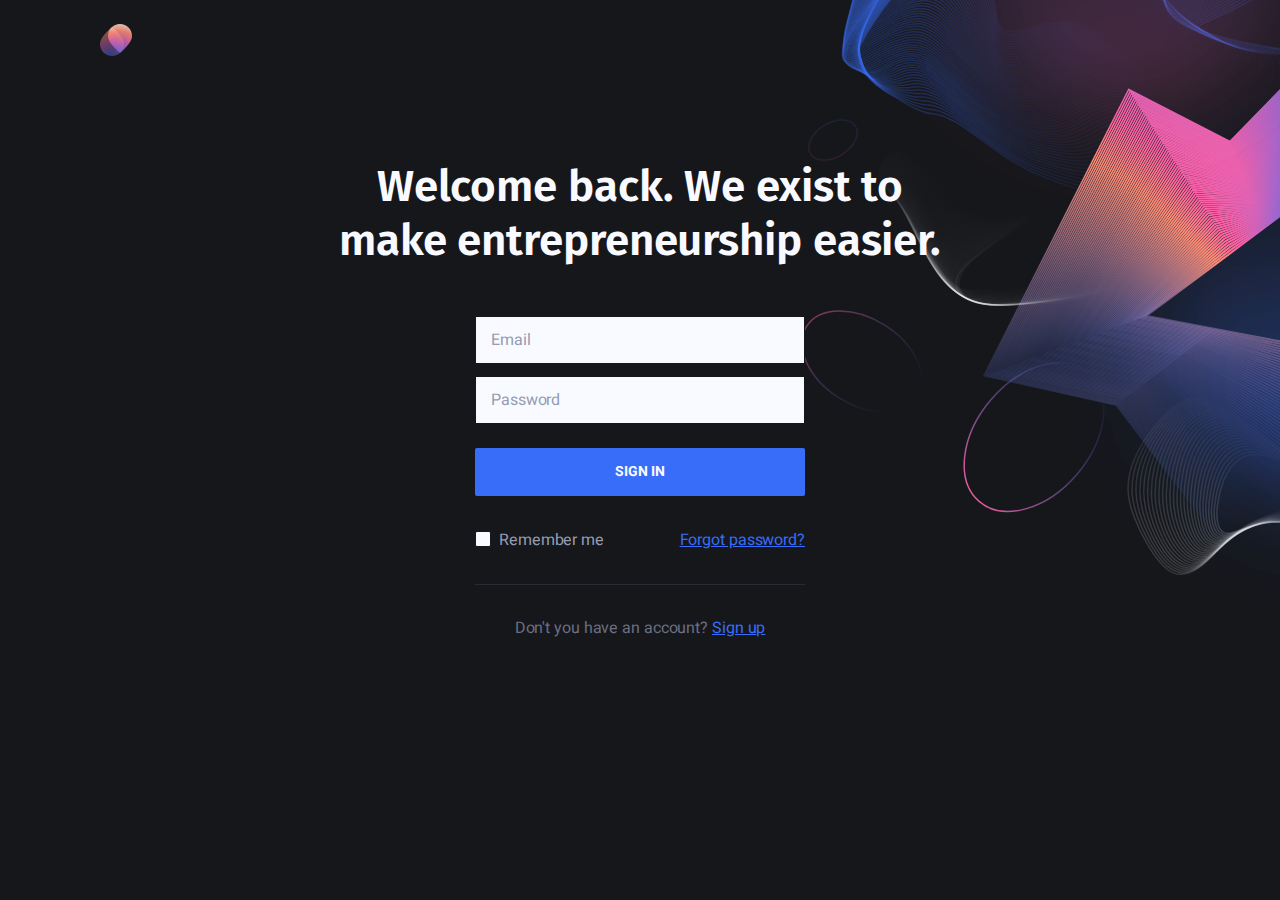
<file: preview.cruip.com/neon/login.html>
<!DOCTYPE html><html lang="en" class="no-js">
<!-- Mirrored from preview.cruip.com/neon/login.html by HTTrack Website Copier/3.x [XR&CO'2014], Mon, 08 Nov 2021 15:35:55 GMT -->
<head><meta charset="utf-8"><meta http-equiv="X-UA-Compatible" content="IE=edge"><meta name="viewport" content="width=device-width,initial-scale=1"><title>Neon Template</title><script>console.log("%cImportant!", "color: blue; font-size: x-large");console.log("%cThe page you are viewing is for demo purposes only. CSS and HTML have been minified and class names have been shortened to improve the page load time. Download our templates from https://cruip.com/ 😉", "font-size: large");</script><link rel="stylesheet" href="css/style.css"></head><body><div class="rn"><header class="nb"><div class="tcontainern"><div class="n_"><div class="nk"><h1 class="sz"><a href="index-2.html"><img src="images/logo.svg" alt="Neon" width="32" height="32"></a></h1></div></div></div></header><main class="nw"><section class="iv nx tillustration-section-n"><div class="scontainero"><div class="signin-inner rd"><div class="rv s_"><h1 class="sz">Welcome back. We exist to make entrepreneurship easier.</h1></div><div class="tiles-wrap"><div class="ng"><div class="ny"><form><fieldset><div class="og"><label class="x se" for="email">Email</label> <input id="email" class="j" type="email" placeholder="Email" required=""></div><div class="og"><label class="x se" for="password">Password</label> <input id="password" class="j" type="password" placeholder="Password" required=""></div><div class="oq us"><button class="tbuttonn fbuttonl pbuttond">Sign in</button></div><div class="im us"><label class="z"><input type="checkbox" id="remember">Remember me</label> <a class="p c" href="#">Forgot password?</a></div></fieldset></form><div class="signin-bottom i_"><div class="ac c s_ sc">Don't you have an account? <a class="p" href="signup.html">Sign up</a></div></div></div></div></div></div></div></section></main></div><script src="js/main.min.js"></script><script async="" src="https://www.googletagmanager.com/gtag/js?id=UA-125021779-1"></script><script>window.dataLayer = window.dataLayer || [];function gtag(){dataLayer.push(arguments);}gtag('js', new Date());gtag('config', 'UA-125021779-1', { 'anonymize_ip': true });</script><script>const pagesList = [{"name":"Home","url":"https://preview.cruip.com/neon/index.html","active":false},{"name":"Secondary","url":"https://preview.cruip.com/neon/additional.html","active":false},{"name":"Sign up","url":"https://preview.cruip.com/neon/signup.html","active":false},{"name":"Sign in","url":"https://preview.cruip.com/neon/login.html","active":true}];if(window != top){window.parent.postMessage(pagesList, "https://cruip.com/")};</script></body>
<!-- Mirrored from preview.cruip.com/neon/login.html by HTTrack Website Copier/3.x [XR&CO'2014], Mon, 08 Nov 2021 15:35:55 GMT -->
</html>
</file>
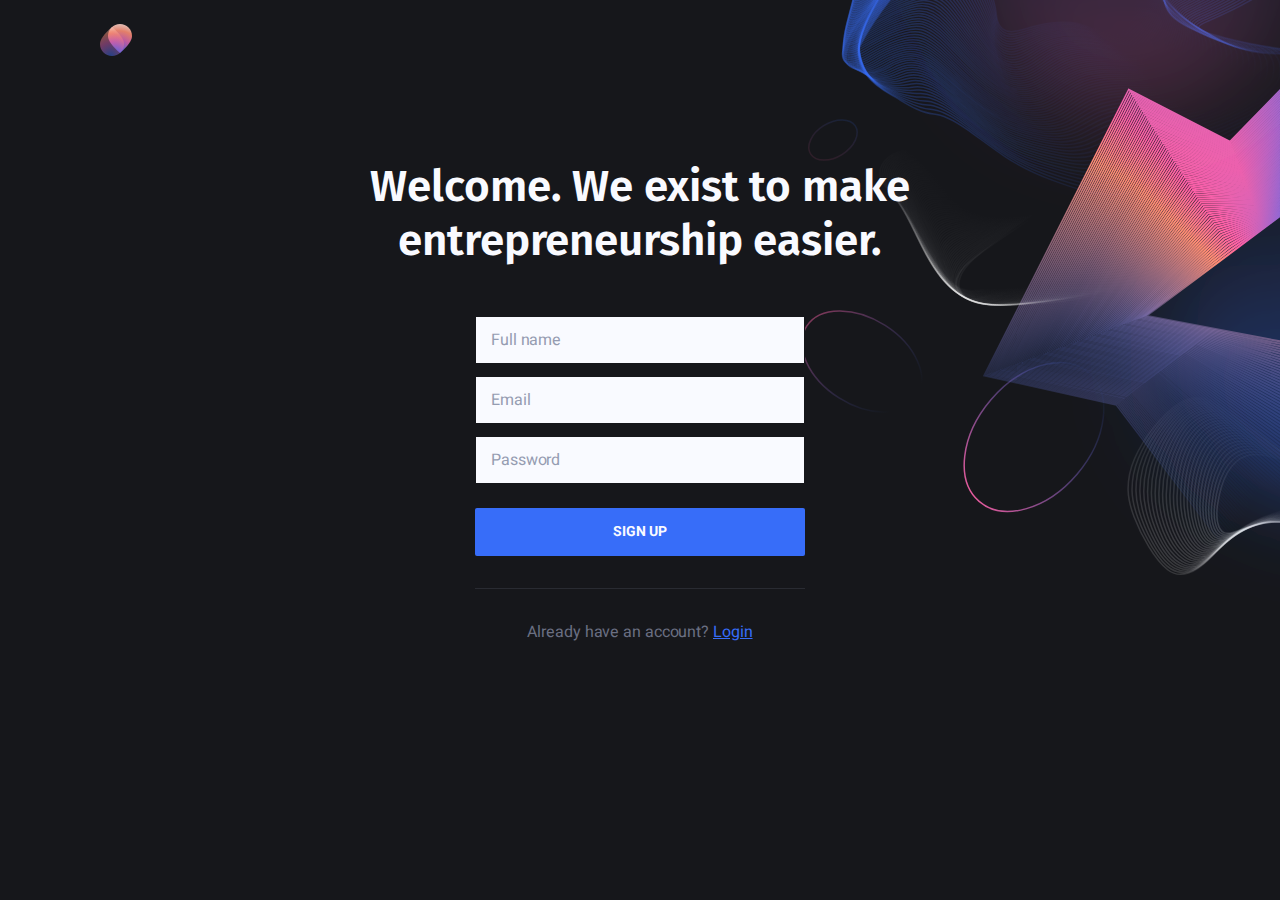
<file: preview.cruip.com/neon/signup.html>
<!DOCTYPE html><html lang="en" class="no-js">
<!-- Mirrored from preview.cruip.com/neon/signup.html by HTTrack Website Copier/3.x [XR&CO'2014], Mon, 08 Nov 2021 15:35:47 GMT -->
<head><meta charset="utf-8"><meta http-equiv="X-UA-Compatible" content="IE=edge"><meta name="viewport" content="width=device-width,initial-scale=1"><title>Neon Template</title><script>console.log("%cImportant!", "color: blue; font-size: x-large");console.log("%cThe page you are viewing is for demo purposes only. CSS and HTML have been minified and class names have been shortened to improve the page load time. Download our templates from https://cruip.com/ 😉", "font-size: large");</script><link rel="stylesheet" href="css/style.css"></head><body><div class="rn"><header class="nb"><div class="tcontainern"><div class="n_"><div class="nk"><h1 class="sz"><a href="index-2.html"><img src="images/logo.svg" alt="Neon" width="32" height="32"></a></h1></div></div></div></header><main class="nw"><section class="iv nx tillustration-section-n"><div class="scontainero"><div class="signin-inner rd"><div class="rv s_"><h1 class="sz">Welcome. We exist to make entrepreneurship easier.</h1></div><div class="tiles-wrap"><div class="ng"><div class="ny"><form><fieldset><div class="og"><label class="x se" for="name">Full name</label> <input id="name" class="j" type="name" placeholder="Full name" required=""></div><div class="og"><label class="x se" for="email">Email</label> <input id="email" class="j" type="email" placeholder="Email" required=""></div><div class="og"><label class="x se" for="password">Password</label> <input id="password" class="j" type="password" placeholder="Password" required=""></div><div class="oq us"><button class="tbuttonn fbuttonl pbuttond">Sign up</button></div></fieldset></form><div class="signin-bottom i_"><div class="ac c s_ sc">Already have an account? <a class="p" href="login.html">Login</a></div></div></div></div></div></div></div></section></main></div><script src="js/main.min.js"></script><script async="" src="https://www.googletagmanager.com/gtag/js?id=UA-125021779-1"></script><script>window.dataLayer = window.dataLayer || [];function gtag(){dataLayer.push(arguments);}gtag('js', new Date());gtag('config', 'UA-125021779-1', { 'anonymize_ip': true });</script><script>const pagesList = [{"name":"Home","url":"https://preview.cruip.com/neon/index.html","active":false},{"name":"Secondary","url":"https://preview.cruip.com/neon/additional.html","active":false},{"name":"Sign up","url":"https://preview.cruip.com/neon/signup.html","active":true},{"name":"Sign in","url":"https://preview.cruip.com/neon/login.html","active":false}];if(window != top){window.parent.postMessage(pagesList, "https://cruip.com/")};</script></body>
<!-- Mirrored from preview.cruip.com/neon/signup.html by HTTrack Website Copier/3.x [XR&CO'2014], Mon, 08 Nov 2021 15:35:48 GMT -->
</html>
</file>
<file: preview.cruip.com/neon/css/style.css>
@import url("https://fonts.googleapis.com/css?family=Fira+Sans:600|Heebo:400,500,700&amp;display=swap");html{line-height:1.15;-ms-text-size-adjust:100%;-webkit-text-size-adjust:100%}body{margin:0}article,aside,footer,header,nav,section{display:block}h1{font-size:2em;margin:0.67em 0}figcaption,figure,main{display:block}figure{margin:1em 40px}hr{box-sizing:content-box;height:0;overflow:visible}pre{font-family:monospace, monospace;font-size:1em}a{background-color:transparent;-webkit-text-decoration-skip:objects}abbr[title]{border-bottom:none;text-decoration:underline;-webkit-text-decoration:underline dotted;text-decoration:underline dotted}b,strong{font-weight:inherit}b,strong{font-weight:bolder}code,kbd,samp{font-family:monospace, monospace;font-size:1em}dfn{font-style:italic}mark{background-color:#ff0;color:#000}small{font-size:80%}sub,sup{font-size:75%;line-height:0;position:relative;vertical-align:baseline}sub{bottom:-0.25em}sup{top:-0.5em}audio,video{display:inline-block}audio:not([controls]){display:none;height:0}img{border-style:none}svg:not(:root){overflow:hidden}button,input,optgroup,select,textarea{font-family:sans-serif;font-size:100%;line-height:1.15;margin:0}button,input{overflow:visible}button,select{text-transform:none}button,html [type="button"],[type="reset"],[type="submit"]{-webkit-appearance:button}button::-moz-focus-inner,[type="button"]::-moz-focus-inner,[type="reset"]::-moz-focus-inner,[type="submit"]::-moz-focus-inner{border-style:none;padding:0}button:-moz-focusring,[type="button"]:-moz-focusring,[type="reset"]:-moz-focusring,[type="submit"]:-moz-focusring{outline:1px dotted ButtonText}fieldset{padding:0.35em 0.75em 0.625em}legend{box-sizing:border-box;color:inherit;display:table;max-width:100%;padding:0;white-space:normal}progress{display:inline-block;vertical-align:baseline}textarea{overflow:auto}[type="checkbox"],[type="radio"]{box-sizing:border-box;padding:0}[type="number"]::-webkit-inner-spin-button,[type="number"]::-webkit-outer-spin-button{height:auto}[type="search"]{-webkit-appearance:textfield;outline-offset:-2px}[type="search"]::-webkit-search-cancel-button,[type="search"]::-webkit-search-decoration{-webkit-appearance:none}::-webkit-file-upload-button{-webkit-appearance:button;font:inherit}details,menu{display:block}summary{display:list-item}canvas{display:inline-block}template{display:none}[hidden]{display:none}@media (min-width: 641px){.t [class*=reveal-]{opacity:0;will-change:opacity, transform}.t .reveal-from-top{-webkit-transform:translateY(-10px);transform:translateY(-10px)}.t .reveal-from-bottom{-webkit-transform:translateY(10px);transform:translateY(10px)}.t .reveal-from-left{-webkit-transform:translateX(-10px);transform:translateX(-10px)}.t .reveal-from-right{-webkit-transform:translateX(10px);transform:translateX(10px)}.t .reveal-scale-up{-webkit-transform:scale(.95);transform:scale(.95)}.t .reveal-scale-down{-webkit-transform:scale(1.05);transform:scale(1.05)}.t .reveal-rotate-from-left{-webkit-transform:perspective(1000px) rotateY(-45deg);transform:perspective(1000px) rotateY(-45deg)}.t .reveal-rotate-from-right{-webkit-transform:perspective(1000px) rotateY(45deg);transform:perspective(1000px) rotateY(45deg)}.t.n [class*=reveal-]{-webkit-transition:opacity 1s cubic-bezier(0.39, 0.575, 0.565, 1),-webkit-transform 1s cubic-bezier(0.39, 0.575, 0.565, 1);transition:opacity 1s cubic-bezier(0.39, 0.575, 0.565, 1),-webkit-transform 1s cubic-bezier(0.39, 0.575, 0.565, 1);transition:opacity 1s cubic-bezier(0.39, 0.575, 0.565, 1),transform 1s cubic-bezier(0.39, 0.575, 0.565, 1);transition:opacity 1s cubic-bezier(0.39, 0.575, 0.565, 1),transform 1s cubic-bezier(0.39, 0.575, 0.565, 1),-webkit-transform 1s cubic-bezier(0.39, 0.575, 0.565, 1)}.t.n [class*=reveal-].is-revealed{opacity:1;-webkit-transform:translate(0);transform:translate(0)}}html{box-sizing:border-box}*,*:before,*:after{box-sizing:inherit}body{background:#16171B;-moz-osx-font-smoothing:grayscale;-webkit-font-smoothing:antialiased}hr{border:0;display:block;height:1px;background:#292B32;margin-top:24px;margin-bottom:24px}ul,ol{margin-top:0;padding-left:24px}ul:not(:last-child),ol:not(:last-child){margin-bottom:24px}ul{list-style:disc}ol{list-style:decimal}li:not(:last-child){margin-bottom:12px}li>ul,li>ol{margin-top:12px;margin-bottom:0}dl{margin-top:0;margin-bottom:24px}dt{font-weight:700}dd{margin-left:24px;margin-bottom:24px}img{border-radius:2px}img,svg,video{display:block;height:auto;max-width:100%}figure{margin:48px 0}figcaption{padding:8px 0}table{font-size:16px;line-height:24px;letter-spacing:-0.1px;border-collapse:collapse;margin-bottom:24px;width:100%}tr{border-bottom:1px solid #292B32}th{font-weight:700;text-align:left}th,td{padding:8px 16px}th:first-child,td:first-child{padding-left:0}th:last-child,td:last-child{padding-right:0}.r hr{display:block;height:1px;background:#e5e9ff}.r tr{border-bottom:1px solid #e5e9ff}html{font-size:20px;line-height:32px;letter-spacing:-0.1px}body{color:#959CB1;font-size:1rem}body,button,input,select,textarea{font-family:"Heebo", sans-serif;font-weight:400}h1,h2,h3,h4,h5,h6,.i,.s,.o,.u,.a,.f{font-family:"Fira Sans", sans-serif;font-weight:600;clear:both;color:#F9FAFF;word-wrap:break-word;overflow-wrap:break-word}h1,.i{font-size:38px;line-height:48px}h2,.s{font-size:32px;line-height:42px}h3,.o{font-size:24px;line-height:34px;letter-spacing:-0.1px}h4,.u{font-size:24px;line-height:34px;letter-spacing:-0.1px}h5,.a{font-size:20px;line-height:32px;letter-spacing:-0.1px}h6,.f,small,.l{font-size:18px;line-height:30px;letter-spacing:-0.1px}.c{font-size:16px;line-height:24px;letter-spacing:-0.1px}.h{font-size:14px;line-height:22px}figcaption{font-size:14px;line-height:22px}a:not(.tbuttonn){color:inherit}a:not(.tbuttonn):hover,a:not(.tbuttonn):active{color:#F9FAFF;outline:0}a.rbuttoni{color:#6A6F82}a.rbuttoni:hover,a.rbuttoni:active{color:#959CB1}a.p{color:#376DF9}a.p:hover,a.p:active{color:#6991FA}h1,.i{margin-top:48px;margin-bottom:32px}h2,.s{margin-top:48px;margin-bottom:32px}h3,.o{margin-top:36px;margin-bottom:24px}h4,h5,h6,.u,.a,.f{margin-top:24px;margin-bottom:24px}p{margin-top:0;margin-bottom:24px}dfn,cite,em,i{font-style:italic}blockquote{font-size:20px;line-height:32px;letter-spacing:-0.1px;margin-top:24px;margin-bottom:24px;margin-left:24px}blockquote::before{content:"\201C"}blockquote::after{content:"\201D"}blockquote p{display:inline}address{border-width:1px 0;border-style:solid;border-color:#292B32;padding:24px 0;margin:0 0 24px}pre,pre h1,pre h2,pre h3,pre h4,pre h5,pre h6,pre .i,pre .s,pre .o,pre .u,pre .a,pre .f{font-family:"Courier 10 Pitch", Courier, monospace}pre,code,kbd,tt,var{background:#0d0d10}pre{font-size:16px;line-height:24px;letter-spacing:-0.1px;max-width:100%;overflow:auto;padding:24px 24px;margin-top:24px;margin-bottom:24px}code,kbd,tt,var{font-family:Monaco, Consolas, "Andale Mono", "DejaVu Sans Mono", monospace;font-size:16px;line-height:24px;letter-spacing:-0.1px;padding:2px 4px}abbr,acronym{cursor:help}mark,ins{text-decoration:none}b,strong{font-weight:700}.r{color:#6A6F82}.r a:not(.tbuttonn):hover,.r a:not(.tbuttonn):active{color:#1C1D22;outline:0}.r a.rbuttoni:hover,.r a.rbuttoni:active{color:#376DF9}.r a.p:hover,.r a.p:active{color:#6991FA}.r h1,.r h2,.r h3,.r h4,.r h5,.r h6,.r .i,.r .s,.r .o,.r .u,.r .a,.r .f{color:#16171B}.r address{border-color:#e5e9ff}.r pre,.r code,.r kbd,.r tt,.r var{background:#0d0d10}@media (max-width: 640px){.d{font-size:38px;line-height:48px}.v{font-size:32px;line-height:42px}.m{font-size:24px;line-height:34px;letter-spacing:-0.1px}.g{font-size:24px;line-height:34px;letter-spacing:-0.1px}.y{font-size:20px;line-height:32px;letter-spacing:-0.1px}.b{font-size:18px;line-height:30px;letter-spacing:-0.1px}}@media (min-width: 641px){h1,.i{font-size:44px;line-height:54px}h2,.s{font-size:38px;line-height:48px}h3,.o{font-size:32px;line-height:42px}}.tcontainern,.rcontaineri,.scontainero{width:100%;margin:0 auto;padding-left:16px;padding-right:16px}@media (min-width: 481px){.tcontainern,.rcontaineri,.scontainero{padding-left:24px;padding-right:24px}}.tcontainern{max-width:1128px}.rcontaineri{max-width:944px}.scontainero{max-width:668px}[class*=container] [class*=container]{padding-left:0;padding-right:0}[class*=container] .rcontaineri{max-width:896px}[class*=container] .scontainero{max-width:620px}.tbuttonn{display:-webkit-inline-box;display:inline-flex;font-size:14px;line-height:22px;font-weight:700;padding:12px 31px;height:48px;text-decoration:none !important;text-transform:uppercase;color:#6A6F82;background-color:#F9FAFF;border-width:1px;border-style:solid;border-color:rgba(0,0,0,0);border-radius:2px;cursor:pointer;-webkit-box-pack:center;justify-content:center;text-align:center;letter-spacing:inherit;white-space:nowrap;-webkit-transition:background .15s ease;transition:background .15s ease}.tbuttonn:active{outline:0}.tbuttonn:hover{background-color:#fff}.tbuttonn.w{position:relative;color:transparent !important;pointer-events:none}.tbuttonn.w::after{content:'';display:block;position:absolute;width:22px;height:22px;margin-left:-11px;margin-top:-11px;top:50%;left:50%;border:2px solid #6A6F82;border-radius:50%;border-right-color:transparent !important;border-top-color:transparent !important;z-index:1;-webkit-animation:button-loading .6s infinite linear;animation:button-loading .6s infinite linear}.tbuttonn[disabled]{cursor:not-allowed;color:#16171B;background-color:#292B32 !important}.tbuttonn[disabled].w::after{border-color:#16171B}.sbuttono{padding:6px 23px;height:36px}.ubuttona{color:#F9FAFF;background-color:#292B32}.ubuttona:hover{background-color:#30323a}.ubuttona.w::after{border-color:#F9FAFF}.fbuttonl{color:#F9FAFF;background-color:#376DF9}.fbuttonl:hover{background-color:#4678f9}.fbuttonl.w::after{border-color:#F9FAFF}.cbuttonh{color:#F9FAFF;background-color:#FF5FA0}.cbuttonh:hover{background-color:#ff6ea9}.cbuttonh.w::after{border-color:#F9FAFF}.pbuttond{display:-webkit-box;display:flex;width:100%}.vbuttonm{display:-webkit-box;display:flex;flex-wrap:wrap;-webkit-box-align:center;align-items:center;margin-right:-8px;margin-left:-8px;margin-top:-8px}.vbuttonm:last-of-type{margin-bottom:-8px}.vbuttonm:not(:last-of-type){margin-bottom:8px}.vbuttonm>[class*=button]{margin:8px}@media (max-width: 640px){.gbuttony{width:100%;max-width:280px}}@-webkit-keyframes button-loading{0%{-webkit-transform:rotate(0);transform:rotate(0)}100%{-webkit-transform:rotate(360deg);transform:rotate(360deg)}}@keyframes button-loading{0%{-webkit-transform:rotate(0);transform:rotate(0)}100%{-webkit-transform:rotate(360deg);transform:rotate(360deg)}}fieldset{padding:0;margin:0;border:0}.x,.k,._{color:#6A6F82;font-weight:500}.x{font-size:14px;line-height:22px}.j,.q,.z input,.te input{-moz-appearance:none;-webkit-appearance:none;background-color:#F9FAFF;border-width:1px;border-style:solid;border-color:#16171B}.j:hover,.q:hover,.z input:hover,.te input:hover{border-color:#6A6F82}.j:active,.j:focus,.q:active,.q:focus,.z input:active,.z input:focus,.te input:active,.te input:focus{outline:none;border-color:#376DF9}.j[disabled],.q[disabled],.z input[disabled],.te input[disabled]{cursor:not-allowed;background-color:#292B32;border-color:#1C1D22}.j.tt,.q.tt,.z input.tt,.te input.tt{border-color:#FF5FA0}.j.tn,.q.tn,.z input.tn,.te input.tn{border-color:#FFC55A}.j.tr,.q.tr,.z input.tr,.te input.tr{border-color:#1EC198}.j,.q{display:block;font-size:16px;line-height:24px;letter-spacing:-0.1px;padding:11px 15px;height:48px;border-radius:0;color:#16171B;box-shadow:none;max-width:100%;width:100%}.j::-webkit-input-placeholder{color:#959CB1}.j::-moz-placeholder{color:#959CB1}.j:-ms-input-placeholder{color:#959CB1}.j::-ms-input-placeholder{color:#959CB1}.j::placeholder{color:#959CB1}.j::-ms-input-placeholder{color:#959CB1}textarea.j{height:auto;resize:vertical}.q{padding-right:46px;background-image:url("data:image/svg+xml;charset=US-ASCII,%3Csvg%20viewBox%3D%220%200%2016%2016%22%20xmlns%3D%22http%3A%2F%2Fwww.w3.org%2F2000%2Fsvg%22%3E%3Cpath%20d%3D%22M8%2011.4L2.6%206%204%204.6l4%204%204-4L13.4%206%208%2011.4z%22%20fill%3D%22%23F9FAFF%22%20fill-rule%3D%22evenodd%22%2F%3E%3C%2Fsvg%3E");background-position:right 15px center;background-repeat:no-repeat;background-size:16px 16px}.ti{padding-right:38px;background-position:right 11px center}.ti,.ts{padding:5px 11px;height:36px}.to,.tu{position:relative}.to svg,.tu svg{pointer-events:none;position:absolute;top:50%;-webkit-transform:translateY(-50%);transform:translateY(-50%)}.to .j{padding-left:46px}.to .j+svg{left:15px}.to .ts{padding-left:38px}.to .ts+svg{left:11px}.tu .j{padding-right:46px}.tu .j+svg{right:15px}.tu .ts{padding-right:38px}.tu .ts+svg{right:11px}.z,.te,.k{cursor:pointer}.z,.te,.k,._{font-size:16px;line-height:24px;letter-spacing:-0.1px}.z,.te{color:#959CB1}.z,.te{position:relative;padding-left:24px}.z input,.te input{position:absolute;left:0;top:3px;width:16px;height:16px;cursor:pointer}.z input:checked,.te input:checked{background-color:#376DF9 !important;border-color:#376DF9 !important;background-position:50%}.z input{border-radius:2px}.z input:checked{background-image:url([data-uri])}.te input{border-radius:50%}.te input:checked{background-image:url([data-uri])}.k{display:-webkit-inline-box;display:inline-flex;-webkit-box-align:center;align-items:center;-webkit-user-select:none;-moz-user-select:none;-ms-user-select:none;user-select:none}.k input{clip:rect(0, 0, 0, 0);height:1px;margin:-1px;overflow:hidden;position:absolute;width:1px}.k .ta{display:block;position:relative;min-width:60px;width:60px;height:32px;border-radius:16px;background:#292B32}.k .ta::before{content:'';display:block;position:absolute;top:2px;left:2px;width:28px;height:28px;border-radius:14px;background:#F9FAFF;-webkit-transition:all .15s ease-out;transition:all .15s ease-out}.k input:checked+.ta{background:#376DF9}.k input:checked+.ta::before{left:30px}.k>span:not(.ta){-webkit-box-ordinal-group:0;order:-1;margin-right:12px}.k>span:not(.ta):last-child{-webkit-box-ordinal-group:initial;order:initial;margin-left:12px;margin-right:0}._>span{display:block}._ input[type=range]{-moz-appearance:none;-webkit-appearance:none;background:#959CB1;border-radius:3px;height:6px;width:100%;margin-top:15px;margin-bottom:15px;outline:none}._ input[type=range]::-webkit-slider-thumb{appearance:none;-webkit-appearance:none;background-color:#376DF9;background-image:url("data:image/svg+xml;charset=US-ASCII,%3Csvg%20width%3D%2212%22%20height%3D%228%22%20xmlns%3D%22http%3A%2F%2Fwww.w3.org%2F2000%2Fsvg%22%3E%3Cpath%20d%3D%22M8%20.5v7L12%204zM0%204l4%203.5v-7z%22%20fill%3D%22%23F9FAFF%22%20fill-rule%3D%22nonzero%22%2F%3E%3C%2Fsvg%3E");background-position:center;background-repeat:no-repeat;border:0;border-radius:50%;cursor:pointer;height:36px;width:36px}._ input[type=range]::-moz-range-thumb{background-color:#376DF9;background-image:url("data:image/svg+xml;charset=US-ASCII,%3Csvg%20width%3D%2212%22%20height%3D%228%22%20xmlns%3D%22http%3A%2F%2Fwww.w3.org%2F2000%2Fsvg%22%3E%3Cpath%20d%3D%22M8%20.5v7L12%204zM0%204l4%203.5v-7z%22%20fill%3D%22%23F9FAFF%22%20fill-rule%3D%22nonzero%22%2F%3E%3C%2Fsvg%3E");background-position:center;background-repeat:no-repeat;border:0;border:none;border-radius:50%;cursor:pointer;height:36px;width:36px}._ input[type=range]::-ms-thumb{background-color:#376DF9;background-image:url("data:image/svg+xml;charset=US-ASCII,%3Csvg%20width%3D%2212%22%20height%3D%228%22%20xmlns%3D%22http%3A%2F%2Fwww.w3.org%2F2000%2Fsvg%22%3E%3Cpath%20d%3D%22M8%20.5v7L12%204zM0%204l4%203.5v-7z%22%20fill%3D%22%23F9FAFF%22%20fill-rule%3D%22nonzero%22%2F%3E%3C%2Fsvg%3E");background-position:center;background-repeat:no-repeat;border:0;border-radius:50%;cursor:pointer;height:36px;width:36px}._ input[type=range]::-moz-focus-outer{border:0}.r .x,.r .k,.r ._{color:#292B32}.r .j,.r .q,.r .z input,.r .te input{border-color:#e5e9ff}.r .j:active,.r .j:focus,.r .q:active,.r .q:focus,.r .z input:active,.r .z input:focus,.r .te input:active,.r .te input:focus{border-color:#376DF9}.r .j[disabled],.r .q[disabled],.r .z input[disabled],.r .te input[disabled]{background-color:#e5e9ff}.r .j,.r .q{color:#292B32}.r .q{background-image:url("data:image/svg+xml;charset=US-ASCII,%3Csvg%20viewBox%3D%220%200%2016%2016%22%20xmlns%3D%22http%3A%2F%2Fwww.w3.org%2F2000%2Fsvg%22%3E%3Cpath%20d%3D%22M8%2011.4L2.6%206%204%204.6l4%204%204-4L13.4%206%208%2011.4z%22%20fill%3D%22%23292B32%22%20fill-rule%3D%22evenodd%22%2F%3E%3C%2Fsvg%3E")}.r .z,.r .te{color:#292B32}.r .z input:checked,.r .te input:checked{background-color:!important;border-color:!important}.r ._ input[type=range]::-webkit-slider-thumb{background-image:url("data:image/svg+xml;charset=US-ASCII,%3Csvg%20width%3D%2212%22%20height%3D%228%22%20xmlns%3D%22http%3A%2F%2Fwww.w3.org%2F2000%2Fsvg%22%3E%3Cpath%20d%3D%22M8%20.5v7L12%204zM0%204l4%203.5v-7z%22%20fill%3D%22%23F9FAFF%22%20fill-rule%3D%22nonzero%22%2F%3E%3C%2Fsvg%3E")}.r ._ input[type=range]::-moz-range-thumb{background-image:url("data:image/svg+xml;charset=US-ASCII,%3Csvg%20width%3D%2212%22%20height%3D%228%22%20xmlns%3D%22http%3A%2F%2Fwww.w3.org%2F2000%2Fsvg%22%3E%3Cpath%20d%3D%22M8%20.5v7L12%204zM0%204l4%203.5v-7z%22%20fill%3D%22%23F9FAFF%22%20fill-rule%3D%22nonzero%22%2F%3E%3C%2Fsvg%3E")}.r ._ input[type=range]::-ms-thumb{background-image:url("data:image/svg+xml;charset=US-ASCII,%3Csvg%20width%3D%2212%22%20height%3D%228%22%20xmlns%3D%22http%3A%2F%2Fwww.w3.org%2F2000%2Fsvg%22%3E%3Cpath%20d%3D%22M8%20.5v7L12%204zM0%204l4%203.5v-7z%22%20fill%3D%22%23F9FAFF%22%20fill-rule%3D%22nonzero%22%2F%3E%3C%2Fsvg%3E")}.tf{display:-webkit-box;display:flex}.tf .j{-webkit-box-flex:1;flex-grow:1;flex-shrink:1;margin-right:12px}.tf .tbuttonn{padding-left:24px;padding-right:24px;flex-shrink:0}.tl{font-size:14px;line-height:22px;margin-top:8px}@media (max-width: 640px){.tc .j{margin-bottom:12px}.tc .tbuttonn{width:100%}}@media (min-width: 641px){.tc{display:-webkit-box;display:flex}.tc .j{-webkit-box-flex:1;flex-grow:1;flex-shrink:1;margin-right:12px}.tc .tbuttonn{padding-left:24px;padding-right:24px;flex-shrink:0}}.th{background:transparent;border:0;outline:0;padding:0;cursor:pointer}.tp,.td{display:block;pointer-events:none}.tp{position:relative;width:24px;height:24px}.td,.td::before,.td::after{width:24px;height:2px;position:absolute;background:#959CB1}.r .td,.r .td::before,.r .td::after{background:#1C1D22}.td{top:50%;margin-top:-1px;-webkit-transition-duration:0.22s;transition-duration:0.22s;-webkit-transition-timing-function:cubic-bezier(0.55, 0.055, 0.675, 0.19);transition-timing-function:cubic-bezier(0.55, 0.055, 0.675, 0.19)}.td::before,.td::after{content:'';display:block}.td::before{top:-7px;-webkit-transition:top 0.1s 0.25s ease-in, opacity 0.1s ease-in;transition:top 0.1s 0.25s ease-in, opacity 0.1s ease-in}.td::after{bottom:-7px;-webkit-transition:bottom 0.1s 0.25s ease-in,width 0.1s 0.25s ease-in,-webkit-transform 0.22s cubic-bezier(0.55, 0.055, 0.675, 0.19);transition:bottom 0.1s 0.25s ease-in,width 0.1s 0.25s ease-in,-webkit-transform 0.22s cubic-bezier(0.55, 0.055, 0.675, 0.19);transition:bottom 0.1s 0.25s ease-in,transform 0.22s cubic-bezier(0.55, 0.055, 0.675, 0.19),width 0.1s 0.25s ease-in;transition:bottom 0.1s 0.25s ease-in,transform 0.22s cubic-bezier(0.55, 0.055, 0.675, 0.19),width 0.1s 0.25s ease-in,-webkit-transform 0.22s cubic-bezier(0.55, 0.055, 0.675, 0.19)}.tv .td{-webkit-transform:rotate(225deg);transform:rotate(225deg);-webkit-transition-delay:0.12s;transition-delay:0.12s;-webkit-transition-timing-function:cubic-bezier(0.215, 0.61, 0.355, 1);transition-timing-function:cubic-bezier(0.215, 0.61, 0.355, 1)}.tv .td::before{top:0;opacity:0;-webkit-transition:top 0.1s ease-out, opacity 0.1s 0.12s ease-out;transition:top 0.1s ease-out, opacity 0.1s 0.12s ease-out}.tv .td::after{width:24px;bottom:0;-webkit-transform:rotate(-90deg);transform:rotate(-90deg);-webkit-transition:bottom 0.1s ease-out,width 0.1s ease-out,-webkit-transform 0.22s 0.12s cubic-bezier(0.215, 0.61, 0.355, 1);transition:bottom 0.1s ease-out,width 0.1s ease-out,-webkit-transform 0.22s 0.12s cubic-bezier(0.215, 0.61, 0.355, 1);transition:bottom 0.1s ease-out,transform 0.22s 0.12s cubic-bezier(0.215, 0.61, 0.355, 1),width 0.1s ease-out;transition:bottom 0.1s ease-out,transform 0.22s 0.12s cubic-bezier(0.215, 0.61, 0.355, 1),width 0.1s ease-out,-webkit-transform 0.22s 0.12s cubic-bezier(0.215, 0.61, 0.355, 1)}.tm li{position:relative}.tm li::before{content:'';position:absolute;top:0;left:0;width:100%;display:block;height:1px;background:#292B32}.tm li:last-of-type{position:relative}.tm li:last-of-type::after{content:'';position:absolute;bottom:0;left:0;width:100%;display:block;height:1px;background:#292B32}.r .tm li{position:relative}.r .tm li::before{content:'';position:absolute;top:0;left:0;width:100%;display:block;height:1px;background:#e5e9ff}.r .tm li:last-of-type{position:relative}.r .tm li:last-of-type::after{content:'';position:absolute;bottom:0;left:0;width:100%;display:block;height:1px;background:#e5e9ff}.tg{display:-webkit-box;display:flex;-webkit-box-pack:justify;justify-content:space-between;-webkit-box-align:center;align-items:center;padding-top:24px;padding-bottom:24px;cursor:pointer}.tg span{width:calc(100% - (16px * 2))}.ty{max-height:0;opacity:0;overflow:hidden;-webkit-transition:max-height .15s ease-in-out,opacity .15s;transition:max-height .15s ease-in-out,opacity .15s}.tb .ty{opacity:1}.ty p:last-child{margin-bottom:24px}.tw{position:relative;width:16px;height:16px}.tw::before,.tw::after{content:'';position:absolute;background:#376DF9;-webkit-transition:-webkit-transform .25s ease-out;transition:-webkit-transform .25s ease-out;transition:transform .25s ease-out;transition:transform .25s ease-out, -webkit-transform .25s ease-out}.tw::before{top:0;left:50%;width:2px;height:100%;margin-left:-1px}.tw::after{top:50%;left:0;width:100%;height:2px;margin-top:-1px}.tb .tw{cursor:pointer}.tb .tw::before{-webkit-transform:rotate(90deg);transform:rotate(90deg)}.tb .tw::after{-webkit-transform:rotate(180deg);transform:rotate(180deg)}.tx,.tx::before{bottom:0;left:0;right:0;top:0}.tx{display:none;-webkit-box-align:center;align-items:center;-webkit-box-orient:vertical;-webkit-box-direction:normal;flex-direction:column;-webkit-box-pack:center;justify-content:center;overflow:hidden;position:fixed;z-index:40}.tx.tk .t_{padding:0;max-width:1024px}.tx::before,.tx .t_{display:none}.tx::before{content:'';position:absolute;background-color:rgba(22,23,27,0.88)}.tx.tb{display:-webkit-box;display:flex}.tx.tb::before,.tx.tb .t_{display:block}.tx.tb .t_{-webkit-animation:slideUpInModal .15s ease-in-out both;animation:slideUpInModal .15s ease-in-out both}.tx.tb::before{-webkit-animation:slideUpInModalBg .15s ease-in-out both;animation:slideUpInModalBg .15s ease-in-out both}.t_{max-height:calc(100vh - 16px * 2);overflow:auto;position:relative;width:calc(100%  - ( 16px * 2 ));max-width:480px;margin-left:16px;margin-right:16px;background:#292B32}.tj{padding:48px 16px}.tq{background:transparent;border:0;outline:0;padding:0;cursor:pointer;position:absolute;right:24px;top:24px;width:16px;height:16px}.tq::before,.tq::after{content:'';display:block;position:absolute;top:50%;left:50%;margin-top:-1px;margin-left:-8px;width:16px;height:2px;background:#6A6F82}.tq::before{-webkit-transform:rotate(225deg);transform:rotate(225deg)}.tq::after{-webkit-transform:rotate(-45deg);transform:rotate(-45deg)}.tq:hover::before,.tq:hover::after{background:#959CB1}@media (min-width: 641px){.t_{margin:0 auto;max-height:calc(100vh - 48px * 2)}.tj{padding-top:48px;padding-bottom:48px;padding-left:32px;padding-right:32px}}@-webkit-keyframes slideUpInModal{0%{opacity:0;-webkit-transform:translateY(-24px);transform:translateY(-24px)}to{opacity:1;-webkit-transform:translateY(0);transform:translateY(0)}}@keyframes slideUpInModal{0%{opacity:0;-webkit-transform:translateY(-24px);transform:translateY(-24px)}to{opacity:1;-webkit-transform:translateY(0);transform:translateY(0)}}@-webkit-keyframes slideUpInModalBg{0%{opacity:0}to{opacity:1}}@keyframes slideUpInModalBg{0%{opacity:0}to{opacity:1}}.tz.w:not(.tb){display:block;position:absolute;visibility:hidden;opacity:0}.tz:not(.tb){display:none !important}.ne{display:-webkit-inline-box;display:inline-flex}.nt{display:block;position:relative;width:20px;height:20px;padding:0;cursor:pointer;line-height:0;border:none;background:transparent}.nt::before{content:'';position:absolute;left:6px;top:6px;background:#292B32;width:8px;height:8px;border-radius:50%;-webkit-transition:background .25s ease;transition:background .25s ease}.nt:focus{outline:none}.nt.tb::before{background:#6A6F82}.nt:hover::before{background:#959CB1}.r .nt::before{background:#6A6F82}.r .nt.tb::before{background:#292B32}.r .nt:hover::before{background:#376DF9}.nn{position:relative;display:-webkit-box;display:flex;-webkit-box-pack:start;justify-content:flex-start;-webkit-box-flex:1;flex-grow:1;flex-shrink:0;margin-bottom:0 !important;white-space:nowrap;overflow-x:auto;-webkit-user-select:none;-moz-user-select:none;-ms-user-select:none;user-select:none}.nn::after{content:'';display:block;position:absolute;bottom:0;width:100%;height:1px;background-color:#6A6F82;z-index:-1}.nr{display:-webkit-box;display:flex;-webkit-box-align:center;align-items:center;-webkit-box-pack:center;justify-content:center;font-size:16px;line-height:24px;letter-spacing:-0.1px;font-weight:500;padding:8px 24px;color:#292B32;border-bottom-width:1px;border-bottom-style:solid;border-bottom-color:#6A6F82;cursor:pointer}.nr.tb{color:#376DF9;border-bottom-color:#376DF9}.ni{padding-top:24px;padding-bottom:24px}.ni:not(.tb){display:none !important}.r .nn::after{background-color:#292B32}.r .nr{color:#292B32;border-bottom-color:#292B32}.r .nr.tb{color:#F9FAFF;border-bottom-color:#F9FAFF}.ns{margin-top:-24px}.ns:last-of-type{margin-bottom:-24px}.ns:not(:last-of-type){margin-bottom:24px}.no{position:relative;padding-top:24px;padding-bottom:24px}.no:not(:last-of-type)::before{content:'';display:block;position:absolute;top:44px;left:4px;width:2px;height:calc(100% - 10px - 8px);background:#6A6F82}.r .no:not(:last-of-type)::before{background:#1C1D22}.nu{margin-left:34px}.na{position:relative;font-size:14px;line-height:22px;font-weight:500}.na::before{content:'';display:block;position:absolute;top:6px;left:-34px;width:10px;height:10px;border-radius:50%;background:#FF5FA0}.r .na::before{background:#6A6F82}@media (min-width: 641px){.ns{margin-top:-32px}.ns:last-of-type{margin-bottom:-32px}.ns:not(:last-of-type){margin-bottom:32px}.no{padding-top:32px;padding-bottom:32px;width:50%}.no:not(:last-of-type)::before{top:52px;left:-1px}.no:nth-child(odd){left:50%}.no:nth-child(odd) .na::before{left:-39px}.no:nth-child(even){text-align:right}.no:nth-child(even):not(:last-of-type)::before{left:auto;right:-1px}.no:nth-child(even) .nu{margin-left:0;margin-right:34px}.no:nth-child(even) .na{position:relative}.no:nth-child(even) .na::before{left:auto;right:-39px}}.nf{margin-top:-24px}.nf:last-of-type{margin-bottom:-24px}.nf:not(:last-of-type){margin-bottom:24px}.nf .split-item{padding-top:24px;padding-bottom:24px;display:-webkit-box;display:flex;-webkit-box-orient:vertical;-webkit-box-direction:normal;flex-direction:column}.nf .split-item .nl{position:relative;width:100%}.nf .split-item .nl img,.nf .split-item .nl svg,.nf .split-item .nl video{width:auto;height:auto;max-width:100%;overflow:visible}.nf .split-item .nl.nc img,.nf .split-item .nl.nc svg,.nf .split-item .nl.nc video{width:100%}@media (max-width: 640px){.nf .split-item .nh{margin-bottom:32px}.nf.np .split-item .nh{-webkit-box-ordinal-group:2;order:1;margin-bottom:0 !important}.nf.np .split-item .nl{margin-bottom:32px}}@media (min-width: 641px){.nf{margin-top:-40px}.nf:last-of-type{margin-bottom:-40px}.nf:not(:last-of-type){margin-bottom:40px}.nf .split-item{padding-top:40px;padding-bottom:40px;-webkit-box-orient:horizontal;-webkit-box-direction:normal;flex-direction:row;flex-wrap:nowrap;-webkit-box-align:center;align-items:center;-webkit-box-pack:start;justify-content:flex-start}.nf .split-item .nh{flex-shrink:0;width:396px;margin-bottom:0;margin-right:64px}.nf .split-item .nl{min-width:436px}.nf:not(.nd) .split-item:nth-child(even),.nf.nd .split-item:nth-child(odd){-webkit-box-pack:end;justify-content:flex-end}.nf:not(.nd) .split-item:nth-child(even) .nh,.nf.nd .split-item:nth-child(odd) .nh{-webkit-box-ordinal-group:2;order:1;margin-left:64px;margin-right:0}.nf:not(.nd) .split-item:nth-child(odd) .nl img,.nf:not(.nd) .split-item:nth-child(odd) .nl svg,.nf:not(.nd) .split-item:nth-child(odd) .nl video,.nf.nd .split-item:nth-child(even) .nl img,.nf.nd .split-item:nth-child(even) .nl svg,.nf.nd .split-item:nth-child(even) .nl video{margin-left:auto}.nf.nv .split-item{-webkit-box-align:start;align-items:flex-start}}@media (min-width: 821px){.tcontainern .nf .split-item .nh{width:488px}.tcontainern .nf .split-item .nl{min-width:528px}}.tiles-wrap{display:-webkit-box;display:flex;flex-wrap:wrap;-webkit-box-pack:center;justify-content:center;margin-right:-12px;margin-left:-12px;margin-top:-12px}.tiles-wrap:last-of-type{margin-bottom:-12px}.tiles-wrap:not(:last-of-type){margin-bottom:12px}.tiles-wrap.nm::after{content:'';flex-basis:330px;max-width:330px;box-sizing:content-box;padding-left:12px;padding-right:12px;height:0}.ng{flex-basis:330px;max-width:330px;box-sizing:content-box;padding:12px}.ng *{box-sizing:border-box}.ny{display:-webkit-box;display:flex;flex-wrap:wrap;-webkit-box-orient:vertical;-webkit-box-direction:normal;flex-direction:column;height:100%;padding:32px 24px}.nb{position:absolute !important;top:0;width:100%;z-index:10 !important}.nb+.nw .nx:first-of-type{padding-top:80px}.nb .nk{margin-right:32px}.n_{display:-webkit-box;display:flex;-webkit-box-pack:justify;justify-content:space-between;-webkit-box-align:center;align-items:center;height:80px}.nj{-webkit-box-flex:1;flex-grow:1}.nj .nq{display:-webkit-box;display:flex;-webkit-box-flex:1;flex-grow:1}.nj ul{display:-webkit-box;display:flex;-webkit-box-align:center;align-items:center;-webkit-box-flex:1;flex-grow:1;white-space:nowrap;margin-bottom:0}.nj ul:first-of-type{flex-wrap:wrap}.nj li+.bbuttonw{margin-left:32px}.nj a:not(.tbuttonn){display:block;text-decoration:none;font-weight:500;text-transform:uppercase;padding:0 32px}.r .nj a:not(.tbuttonn){text-decoration:none}.nj a.tbuttonn{margin-left:32px}.nz:first-of-type{-webkit-box-flex:1;flex-grow:1;-webkit-box-pack:end;justify-content:flex-end}.re{-webkit-box-pack:end;justify-content:flex-end}.re+.re{-webkit-box-flex:0;flex-grow:0}.th{display:none}@media (max-width: 640px){.th{display:block}.th+.nj{-webkit-box-orient:vertical;-webkit-box-direction:normal;flex-direction:column;position:absolute;left:0;right:0;top:100%;z-index:9999;background:#292B32;max-height:0;opacity:0;overflow:hidden;-webkit-transition:max-height .25s ease-in-out, opacity .15s;transition:max-height .25s ease-in-out, opacity .15s}.th+.nj.tb{opacity:1}.th+.nj .nq{-webkit-box-orient:vertical;-webkit-box-direction:normal;flex-direction:column;padding:24px}.th+.nj ul{display:block;text-align:center}.th+.nj ul a:not(.tbuttonn){display:-webkit-inline-box;display:inline-flex;padding-top:12px;padding-bottom:12px}.th+.nj a.tbuttonn{margin-left:0;margin-top:12px;margin-bottom:12px}}.rt{background:#1b1c21}.rt .rn{max-width:1440px;margin:0 auto;box-shadow:0 20px 48px rgba(22,23,27,0.8)}.rt .rn::before{content:'';position:absolute;top:0;left:0;width:100%;height:100%;background:#16171B;z-index:-10}.rn{position:relative;overflow:hidden;display:-webkit-box;display:flex;-webkit-box-orient:vertical;-webkit-box-direction:normal;flex-direction:column;min-height:100vh}.nw{-webkit-box-flex:1;flex:1 0 auto}.rr{position:relative}.rr::before{content:'';position:absolute;bottom:0;left:0;width:100%;height:100%;background:#16171B;z-index:-3}.ri{padding:48px 0}.rs{padding-bottom:12px}.ro{padding-top:12px}.ru{display:-webkit-box;display:flex;flex-wrap:wrap;margin-right:-24px;margin-left:-24px;margin-top:-12px}.ru:last-of-type{margin-bottom:28px}.ru:not(:last-of-type){margin-bottom:12px}.ra{-webkit-box-flex:1;flex-grow:1;flex-basis:160px;box-sizing:content-box;padding:12px 24px}.ra *{box-sizing:border-box}.ra ul li:not(:last-child){margin-bottom:4px}.ra a{color:#6A6F82;text-decoration:none}.ra a:hover,.ra a:active{color:#959CB1}.r .ra a{text-decoration:none}.rf{font-size:14px;line-height:22px;font-weight:700;color:#F9FAFF;text-transform:uppercase;margin-bottom:8px}.r .rf{color:#16171B}.rl a,.rc a{display:-webkit-box;display:flex}.rl ul,.rc ul{display:-webkit-box;display:flex;flex-wrap:wrap;-webkit-box-pack:center;justify-content:center;-webkit-box-align:center;align-items:center;white-space:nowrap;margin-bottom:0}.rl ul{margin-right:-16px;margin-left:-16px}.rl li{padding:0 8px}.rl a{padding:8px}.rl a svg{fill:#376DF9;-webkit-transition:fill .15s ease;transition:fill .15s ease}.rl a:hover svg{fill:#6991FA}.rc{margin-right:-12px;margin-left:-12px}.rc a{color:#6A6F82;text-decoration:none;padding:0 12px}.rc a:hover,.rc a:active{color:#959CB1}.r .rc a{text-decoration:none}@media (max-width: 640px){.rs>*:not(:last-child),.ro>*:not(:last-child){margin-bottom:24px}}@media (min-width: 641px){.ri{padding:64px 0}.rs.rh,.ro.rh{display:-webkit-box;display:flex;-webkit-box-pack:justify;justify-content:space-between;-webkit-box-align:center;align-items:center}.rs.rp>*:first-child,.ro.rp>*:first-child{-webkit-box-ordinal-group:2;order:1}}.rd{position:relative;padding-top:48px;padding-bottom:48px}.rv{padding-bottom:48px}@media (min-width: 641px){.rd{padding-top:80px;padding-bottom:80px}.rv{padding-bottom:80px}}.rm>.rg+.ry,.rm>.ry+.rg{margin-top:48px}.rm>.ry>a{display:-webkit-inline-box;display:inline-flex;-webkit-box-align:center;align-items:center;vertical-align:top}@media (max-width: 640px){.rb .nf .split-item .nh{margin-bottom:48px}.rb .nf.np .split-item .nl{margin-bottom:48px}}@media (min-width: 641px){.rm>.rg+.ry,.rm>.ry+.rg{margin-top:64px}}@media (min-width: 641px){.rw .rv{padding-bottom:92px}}.rx .tiles-wrap{margin-right:-16px;margin-left:-16px;margin-top:-16px}.rx .tiles-wrap:last-of-type{margin-bottom:-16px}.rx .tiles-wrap:not(:last-of-type){margin-bottom:16px}.rx .tiles-wrap.nm::after{flex-basis:360px;max-width:360px;padding-left:16px;padding-right:16px}.rx .ng{flex-basis:360px;max-width:360px;padding:16px}.rx .ny{padding-top:0;padding-bottom:0;padding-left:0;padding-right:0}@media (min-width: 641px){.rx .tiles-wrap{margin-right:-32px;margin-left:-32px;margin-top:-32px}.rx .tiles-wrap:last-of-type{margin-bottom:-32px}.rx .tiles-wrap:not(:last-of-type){margin-bottom:32px}.rx .tiles-wrap.nm::after{padding-left:32px;padding-right:32px}.rx .ng{padding:32px}}.rk .nn{margin-top:-10px;margin-bottom:-10px !important;-webkit-box-pack:center;justify-content:center;flex-wrap:wrap;overflow-x:initial;padding-bottom:48px}.rk .nn::after{content:normal}.rk .nr{-webkit-box-orient:vertical;-webkit-box-direction:normal;flex-direction:column;opacity:0.48;border:initial;padding-top:10px;padding-bottom:10px;padding-left:16px;padding-right:16px;-webkit-transition:opacity .15s ease;transition:opacity .15s ease}.rk .nr:hover{opacity:.72}.rk .nr.tb{opacity:1}.rk .ni{padding-left:0;padding-right:0;padding-top:0;padding-bottom:0;opacity:0;visibility:hidden;will-change:transform}.rk .ni.tb{opacity:1;visibility:visible;-webkit-animation:tabsPanelIn .5s ease .15s both;animation:tabsPanelIn .5s ease .15s both}@-webkit-keyframes tabsPanelIn{0%{opacity:0;-webkit-transform:translateY(12px);transform:translateY(12px)}to{opacity:1;-webkit-transform:translateY(0);transform:translateY(0)}}@keyframes tabsPanelIn{0%{opacity:0;-webkit-transform:translateY(12px);transform:translateY(12px)}to{opacity:1;-webkit-transform:translateY(0);transform:translateY(0)}}.r_ .tiles-wrap.nm::after{flex-basis:344px;max-width:344px}.r_ .ng{flex-basis:344px;max-width:344px}.r_ .ny{padding-top:24px;padding-bottom:24px;padding-left:24px;padding-right:24px}.rj{-webkit-box-flex:1;flex-grow:1;width:100%}ul.rq li{display:-webkit-box;display:flex;-webkit-box-align:center;align-items:center;margin-bottom:12px}.rz,.ie{margin-bottom:48px}.ie{max-width:320px;margin-left:auto;margin-right:auto;position:relative}.ie input{width:100%}.ie .it{position:absolute;font-size:14px;line-height:22px;font-weight:500;color:#6A6F82;margin-top:8px;--thumb-size: 36px}.r .it{color:#6A6F82}@media (min-width: 641px){.rz,.ie{margin-top:-32px;margin-bottom:64px}}.in .tiles-wrap.nm::after{flex-basis:344px;max-width:344px}.in .ng{flex-basis:344px;max-width:344px}.in .ny{padding-top:20px;padding-bottom:20px;padding-left:24px;padding-right:24px}.ir{-webkit-box-flex:1;flex-grow:1}.ii{display:-webkit-inline-box;display:inline-flex;flex-wrap:wrap;-webkit-box-align:center;align-items:center}.is .tiles-wrap{margin-right:-16px;margin-left:-16px;margin-top:-16px}.is .tiles-wrap:last-of-type{margin-bottom:-16px}.is .tiles-wrap:not(:last-of-type){margin-bottom:16px}.is .tiles-wrap.nm::after{flex-basis:296px;max-width:296px;padding-left:16px;padding-right:16px}.is .ng{flex-basis:296px;max-width:296px;padding:16px}.is .ny{padding-top:0;padding-bottom:0;padding-left:0;padding-right:0}@media (min-width: 641px){.is .rv{padding-bottom:80px}.is .tiles-wrap{margin-right:-32px;margin-left:-32px;margin-top:-32px}.is .tiles-wrap:last-of-type{margin-bottom:-32px}.is .tiles-wrap:not(:last-of-type){margin-bottom:32px}.is .tiles-wrap.nm::after{padding-left:32px;padding-right:32px}.is .ng{padding:32px}}.io .rd{padding-top:48px;padding-bottom:48px}.iu{margin-bottom:40px}@media (min-width: 641px){.io .rd{padding-top:64px;padding-bottom:64px}.ia{display:-webkit-box;display:flex;-webkit-box-pack:justify;justify-content:space-between;-webkit-box-align:center;align-items:center}.ia .iu{margin-bottom:0;margin-right:48px}}.if .rd{padding-top:26px;padding-bottom:26px}.il ul{display:-webkit-box;display:flex;flex-wrap:wrap;-webkit-box-orient:vertical;-webkit-box-direction:normal;flex-direction:column;-webkit-box-pack:center;justify-content:center;-webkit-box-align:center;align-items:center;margin:0}.il li{padding:12px 28px}@media (min-width: 641px){.if .il ul{-webkit-box-orient:horizontal;-webkit-box-direction:normal;flex-direction:row}}.ic .tiles-wrap.nm::after{flex-basis:344px;max-width:344px}.ic .ng{flex-basis:344px;max-width:344px}.ic .ny{padding:0;flex-wrap:nowrap}.ic .ih{display:-webkit-box;display:flex;flex-wrap:wrap;-webkit-box-orient:vertical;-webkit-box-direction:normal;flex-direction:column;height:100%;padding:32px 24px;padding-top:24px;padding-bottom:24px}.ip{-webkit-box-flex:1;flex-grow:1}.id a::after{content:url("data:image/svg+xml;charset=US-ASCII,%3Csvg%20width%3D%2216%22%20height%3D%2212%22%20xmlns%3D%22http%3A%2F%2Fwww.w3.org%2F2000%2Fsvg%22%3E%3Cpath%20d%3D%22M9%207H1c-.6%200-1-.4-1-1s.4-1%201-1h8V0l7%206-7%206V7z%22%20fill%3D%22%236991FA%22%20fill-rule%3D%22nonzero%22%2F%3E%3C%2Fsvg%3E");margin-left:8px;vertical-align:middle}.iv .rv{padding-bottom:32px}.iv .ny{padding-top:0;padding-bottom:0;padding-left:0;padding-right:0}@media (min-width: 641px){.iv .rv{padding-bottom:48px}}.im{display:-webkit-box;display:flex;flex-wrap:wrap;-webkit-box-pack:justify;justify-content:space-between}[class*=illustration-]{position:relative}[class*=illustration-]::after{pointer-events:none}[class*=illustration-element-]::after{z-index:-1}[class*=illustration-section-]::after{z-index:-2}.tillustration-section-n::after{content:'';position:absolute;width:100%;max-width:100%;height:612px;background-image:url(../images/illustration-section-01.svg);background-repeat:no-repeat;background-size:auto;left:50%;top:0;background-position:center top;-webkit-transform:translate(-50%);transform:translate(-50%)}.rillustration-section-i::after{content:'';position:absolute;width:100%;max-width:100%;height:612px;background-image:url(../images/illustration-section-02.svg);background-repeat:no-repeat;background-size:auto;left:50%;top:0;background-position:center top;-webkit-transform:translate(-50%);transform:translate(-50%)}@media (min-width: 641px){.t .no:nth-child(even) .ig.greveal-y{-webkit-transform:translateX(-10px);transform:translateX(-10px)}.t .no:nth-child(odd) .ig.greveal-y{-webkit-transform:translateX(10px);transform:translateX(10px)}.t.n .no .ig.is-revealed{-webkit-transform:translate(0);transform:translate(0)}}.rr{color:#6A6F82}.iy{display:-webkit-inline-box;display:inline-flex;border-radius:50%;background:radial-gradient(circle at bottom, #376DF9 0%, #ff79af 50%, #FF8D74 100%)}.r_ .ny{background:#292B32}.ib{position:relative}.ib::after{content:'';position:absolute;bottom:0;left:0;width:100%;display:block;height:1px;background:#292B32}.ib::after{background:rgba(106,111,130,0.32);max-width:88px}.iw{color:#959CB1}ul.rq{position:relative}ul.rq::after{content:'';position:absolute;bottom:0;left:0;width:100%;display:block;height:1px;background:#292B32}ul.rq::after{background:rgba(106,111,130,0.32)}ul.rq li{margin-bottom:0;padding:14px 0;position:relative}ul.rq li::before{content:'';position:absolute;top:0;left:0;width:100%;display:block;height:1px;background:#292B32}ul.rq li::before{background:rgba(106,111,130,0.32)}ul.rq li::after{content:'';display:block;width:24px;height:24px;margin-right:12px;background-image:url("data:image/svg+xml;charset=US-ASCII,%3Csvg%20width%3D%2224%22%20height%3D%2224%22%20xmlns%3D%22http%3A%2F%2Fwww.w3.org%2F2000%2Fsvg%22%3E%3Cpath%20d%3D%22M5%2011h14v2H5z%22%20fill%3D%22%236A6F82%22%20fill-rule%3D%22nonzero%22%2F%3E%3C%2Fsvg%3E");background-repeat:no-repeat;-webkit-box-ordinal-group:0;order:-1}ul.rq li.ix::after{background-image:url("data:image/svg+xml;charset=US-ASCII,%3Csvg%20width%3D%2224%22%20height%3D%2224%22%20xmlns%3D%22http%3A%2F%2Fwww.w3.org%2F2000%2Fsvg%22%3E%3Cg%20fill-rule%3D%22nonzero%22%20fill%3D%22none%22%3E%3Ccircle%20fill%3D%22%231EC198%22%20cx%3D%2212%22%20cy%3D%2212%22%20r%3D%2212%22%2F%3E%3Cpath%20fill%3D%22%23292B32%22%20d%3D%22M10.5%2012.267l-2.5-1.6-1%201.066L10.5%2016%2017%209.067%2016%208z%22%2F%3E%3C%2Fg%3E%3C%2Fsvg%3E")}.in .ny{background:#292B32}.ir{position:relative}.ir::before{content:'';display:block;width:24px;height:18px;margin-top:12px;margin-bottom:16px;background-image:url("data:image/svg+xml;charset=US-ASCII,%3Csvg%20width%3D%2224%22%20height%3D%2218%22%20xmlns%3D%22http%3A%2F%2Fwww.w3.org%2F2000%2Fsvg%22%3E%3Cpath%20d%3D%22M0%2013.481c0-2.34.611-4.761%201.833-7.263C3.056%203.716%204.733%201.643%206.865%200L11%202.689C9.726%204.382%208.777%206.093%208.152%207.824c-.624%201.73-.936%203.578-.936%205.545V18H0v-4.519zm13%200c0-2.34.611-4.761%201.833-7.263%201.223-2.502%202.9-4.575%205.032-6.218L24%202.689c-1.274%201.693-2.223%203.404-2.848%205.135-.624%201.73-.936%203.578-.936%205.545V18H13v-4.519z%22%20fill%3D%22%23FF5FA0%22%20fill-rule%3D%22nonzero%22%2F%3E%3C%2Fsvg%3E");background-repeat:no-repeat}.ik{font-family:"Fira Sans", sans-serif;font-weight:600;padding-top:20px}.ik.i_::before{background:rgba(106,111,130,0.32)}.ij{color:#376DF9}.ij a{color:#376DF9;text-decoration:none}.ij a:hover{color:#6991FA}.io .j{border-color:transparent;border-radius:2px}.iq{padding-left:16px;padding-right:16px;background-color:#376DF9;background:linear-gradient(100deg, #376DF9 0, #FF5FA0 75%, #FFC55A 100%)}@media (min-width: 641px){.io .j{min-width:280px}.iq{padding-left:48px;padding-right:48px}}.ic .ny{background:#292B32}.iz a{color:#F9FAFF !important;text-decoration:none}.id{font-weight:500}.id a{color:#F9FAFF;text-decoration:none}.id a:hover{color:#376DF9}.se{position:absolute;width:1px;height:1px;padding:0;overflow:hidden;clip:rect(0, 0, 0, 0);white-space:nowrap;border:0}.st{list-style:none;padding:0}.st li{margin:0}.sn{text-align:left}.sr{text-align:center}.si{text-align:right}.ss{font-weight:400}.so{font-weight:500}.su{font-weight:600}.sa{font-weight:700}.sf{color:#F9FAFF}.sl{color:#959CB1}.sc{color:#6A6F82}.sh{color:#376DF9}.sp{color:#FF5FA0}.sd{color:#FF5FA0}.sv{color:#FFC55A}.sm{color:#1EC198}.r .sf{color:#16171B}.r .sl{color:#1C1D22}.r .sc{color:#6A6F82}.sg{text-transform:uppercase}.sy{width:100%}.sb{position:relative;left:50%;-webkit-transform:translateX(-50%);transform:translateX(-50%);width:calc(100% + 96px);max-width:100vw}.sw{position:relative;background-color:#fff;z-index:0}.sx{box-shadow:0 24px 64px rgba(22,23,27,0.64)}img.sx{border-radius:2px}.i_{position:relative}.i_::before{content:'';position:absolute;top:0;left:0;width:100%;display:block;height:1px;background:#292B32}.sk{position:relative}.sk::after{content:'';position:absolute;bottom:0;left:0;width:100%;display:block;height:1px;background:#292B32}.r .i_{position:relative}.r .i_::before{content:'';position:absolute;top:0;left:0;width:100%;display:block;height:1px;background:#e5e9ff}.r .sk{position:relative}.r .sk::after{content:'';position:absolute;bottom:0;left:0;width:100%;display:block;height:1px;background:#e5e9ff}.s_{text-align:center}.s_ img,.s_ svg,.s_ video{margin-left:auto;margin-right:auto}.s_ .vbuttonm{-webkit-box-pack:center;justify-content:center}.sj{position:relative;padding-bottom:56.25%;height:0}.sj.sq{padding-bottom:75%}.sj iframe{position:absolute;top:0;left:0;width:100%;height:100%}.sz{margin:0}.oe{margin-top:0}.ot{margin-right:0}.on{margin-bottom:0}.or{margin-left:0}.oi{margin:4px}.os{margin-top:4px}.oo{margin-right:4px}.ou{margin-bottom:4px}.oa{margin-left:4px}.of{margin:8px}.ol{margin-top:8px}.oc{margin-right:8px}.oh{margin-bottom:8px}.op{margin-left:8px}.od{margin:12px}.ov{margin-top:12px}.om{margin-right:12px}.og{margin-bottom:12px}.oy{margin-left:12px}.ob{margin:16px}.ow{margin-top:16px}.ox{margin-right:16px}.ok{margin-bottom:16px}.o_{margin-left:16px}.oj{margin:24px}.oq{margin-top:24px}.oz{margin-right:24px}.ue{margin-bottom:24px}.ut{margin-left:24px}.un{margin:32px}.ur{margin-top:32px}.ui{margin-right:32px}.us{margin-bottom:32px}.uo{margin-left:32px}.uu{padding:0}.ua{padding-top:0}.uf{padding-right:0}.ul{padding-bottom:0}.uc{padding-left:0}.uh{padding:4px}.up{padding-top:4px}.ud{padding-right:4px}.uv{padding-bottom:4px}.um{padding-left:4px}.ug{padding:8px}.uy{padding-top:8px}.ub{padding-right:8px}.uw{padding-bottom:8px}.ux{padding-left:8px}.uk{padding:12px}.u_{padding-top:12px}.uj{padding-right:12px}.uq{padding-bottom:12px}.uz{padding-left:12px}.ae{padding:16px}.at{padding-top:16px}.an{padding-right:16px}.ar{padding-bottom:16px}.ai{padding-left:16px}.as{padding:24px}.ao{padding-top:24px}.au{padding-right:24px}.aa{padding-bottom:24px}.af{padding-left:24px}.al{padding:32px}.ac{padding-top:32px}.ah{padding-right:32px}.ap{padding-bottom:32px}.ad{padding-left:32px}.av{padding-top:4px}.am{padding-top:8px}.ag{padding-top:12px}.ay{padding-top:16px}.ab{padding-top:24px}.aw{padding-top:32px}.ax{padding-top:48px}.ak{padding-top:64px}@media (max-width: 640px){.a_{text-align:left}.aj{text-align:center}.aq{text-align:right}.az{text-align:center}.az img,.az svg,.az video{margin-left:auto;margin-right:auto}.az .vbuttonm{-webkit-box-pack:center;justify-content:center}.fe{padding-top:4px}.ft{padding-top:8px}.fn{padding-top:12px}.fr{padding-top:16px}.fi{padding-top:24px}.fs{padding-top:32px}.fo{padding-top:48px}.fu{padding-top:64px}}@media (min-width: 641px){.fa{text-align:left}.ff{text-align:center}.fl{text-align:right}.fc{text-align:center}.fc img,.fc svg,.fc video{margin-left:auto;margin-right:auto}.fc .vbuttonm{-webkit-box-pack:center;justify-content:center}}
/*# sourceMappingURL=[data-uri] */
</file>
